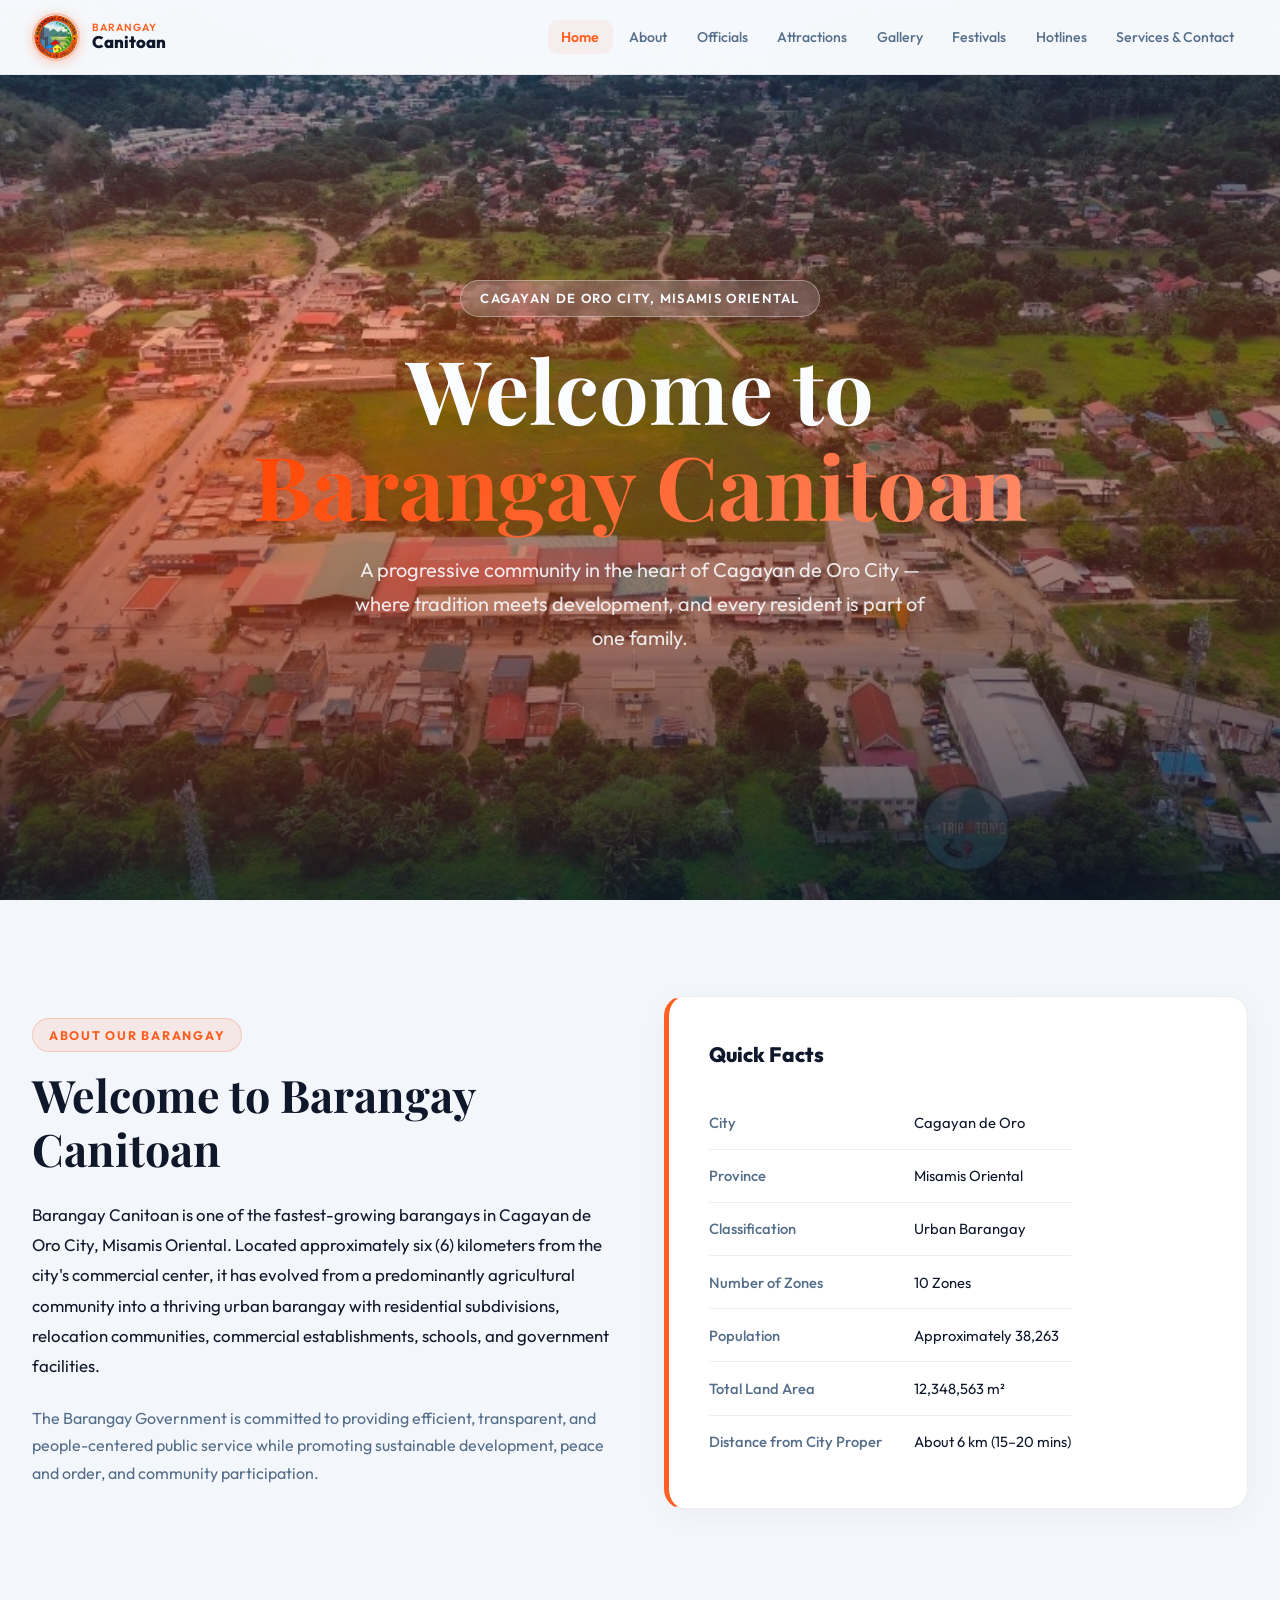
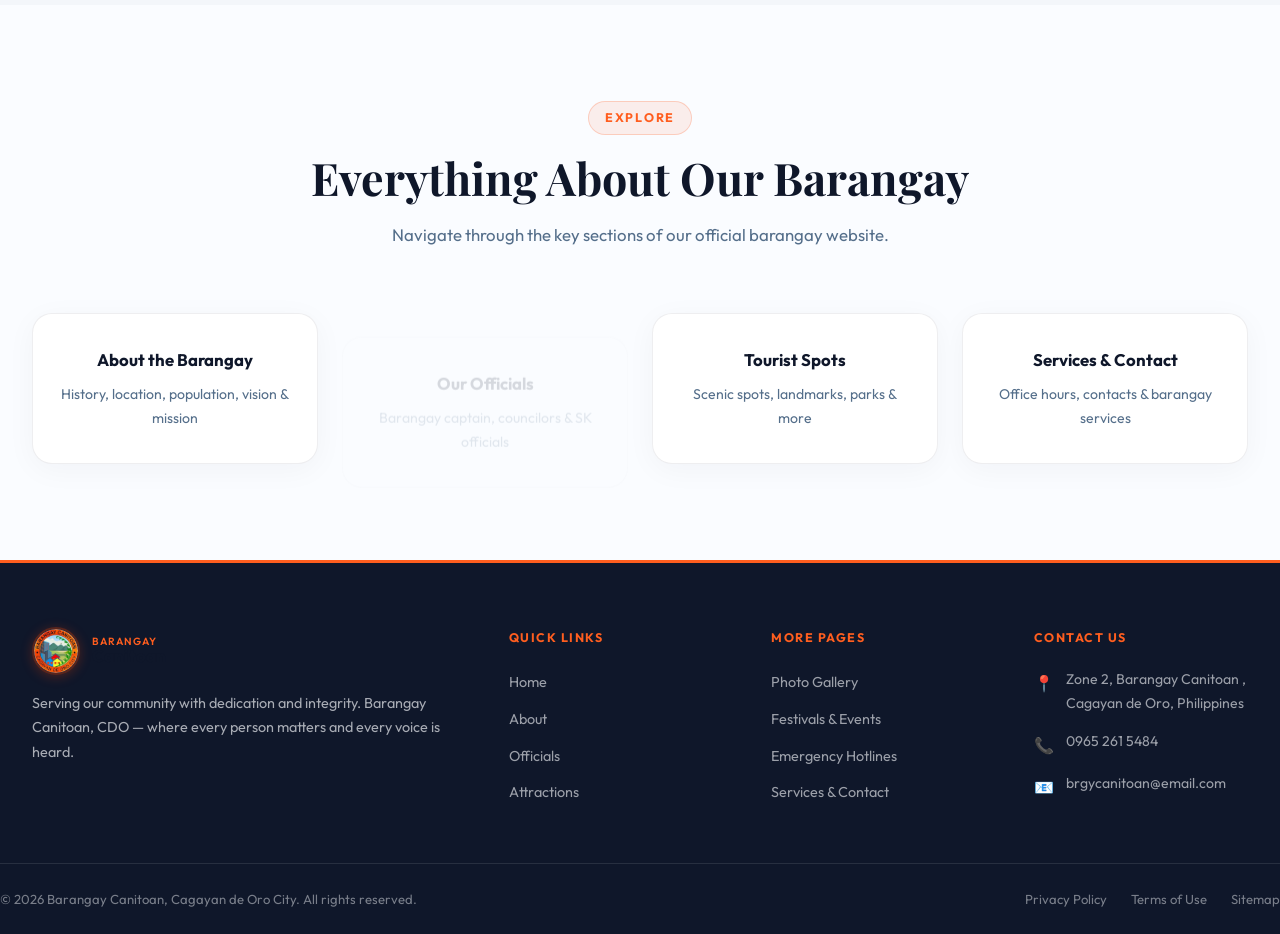
<file: index.html>
﻿<!DOCTYPE html>
<html lang="en">
<head>
  <meta charset="UTF-8" />
  <meta name="viewport" content="width=device-width, initial-scale=1.0" />
  <meta name="description" content="Welcome to Barangay Canitoan, Cagayan de Oro City — a vibrant community rich in culture, heritage, and natural beauty. Your home, your pride." />
  <title>Barangay Canitoan — Home | Cagayan de Oro City</title>
  <link rel="stylesheet" href="css/style.css" />
  <link rel="icon" href="images/logo.jpg" />
</head>
<body>

<!-- BACK TO TOP -->
<button id="back-to-top" aria-label="Back to top"><svg width="18" height="18" viewBox="0 0 24 24" fill="none" stroke="currentColor" stroke-width="3" stroke-linecap="round" stroke-linejoin="round"><path d="M18 15l-6-6-6 6"/></svg></button>


<!-- NAVBAR -->
<nav class="navbar" id="navbar" aria-label="Main navigation">
  <div class="nav-container">
    <a href="index.html" class="nav-brand" aria-label="Barangay Canitoan Home">
      <div class="nav-logo">
        <img src="images/logo.jpg" alt="Barangay Canitoan Official Seal" />
      </div>
      <div class="nav-title">
        <span>Barangay</span>
        <span>Canitoan</span>
      </div>
    </a>

    <button class="hamburger" id="hamburger" aria-label="Toggle navigation" aria-expanded="false">
      <span></span><span></span><span></span>
    </button>

    <ul class="nav-menu" id="nav-menu" role="menubar">
      <li role="none"><a href="index.html" class="nav-link active" role="menuitem">Home</a></li>
      <li role="none"><a href="about.html" class="nav-link" role="menuitem">About</a></li>
      <li role="none"><a href="officials.html" class="nav-link" role="menuitem">Officials</a></li>
      <li role="none"><a href="attractions.html" class="nav-link" role="menuitem">Attractions</a></li>
      <li role="none"><a href="gallery.html" class="nav-link" role="menuitem">Gallery</a></li>
      <li role="none"><a href="festivals.html" class="nav-link" role="menuitem">Festivals</a></li>
      <li role="none"><a href="hotlines.html" class="nav-link" role="menuitem">Hotlines</a></li>
      <li role="none"><a href="services.html" class="nav-link" role="menuitem">Services & Contact</a></li>
    </ul>
  </div>
</nav>

<!-- HERO -->
<section class="hero" id="home" aria-label="Hero banner">
  <div class="hero-bg">
    <img 
      src="images/hero.jpg" 
      alt="Aerial view of Barangay Canitoan, Cagayan de Oro City" 
      class="hero-bg-img"
    />
  </div>
  <div class="hero-particles" aria-hidden="true"></div>

  <div class="hero-content">
    <div class="hero-badge">Cagayan de Oro City, Misamis Oriental</div>

    <h1 class="hero-title">
      Welcome to<br/>
      <span class="highlight">Barangay Canitoan</span>
    </h1>

    <p class="hero-subtitle">
      A progressive community in the heart of Cagayan de Oro City — where tradition meets development, and every resident is part of one family.
    </p>


  </div>
</section>

<!-- WELCOME & QUICK FACTS -->
<section class="section section-alt" id="welcome-section" aria-label="Welcome and Quick Facts">
  <div class="container">
    <div class="grid-2" style="align-items: center; gap: 3rem;">
      <div class="animate-on-scroll">
        <span class="section-tag">About Our Barangay</span>
        <h2 class="section-title" style="text-align: left; margin-bottom: 1.5rem;">Welcome to Barangay Canitoan</h2>
        <p style="font-size: 1.05rem; line-height: 1.8; color: var(--text-primary); margin-bottom: 1.5rem;">
          Barangay Canitoan is one of the fastest-growing barangays in Cagayan de Oro City, Misamis Oriental. Located approximately six (6) kilometers from the city's commercial center, it has evolved from a predominantly agricultural community into a thriving urban barangay with residential subdivisions, relocation communities, commercial establishments, schools, and government facilities.
        </p>
        <p style="font-size: 1rem; line-height: 1.7; color: var(--text-muted);">
          The Barangay Government is committed to providing efficient, transparent, and people-centered public service while promoting sustainable development, peace and order, and community participation.
        </p>
      </div>
      
      <div class="card animate-on-scroll" style="padding: 2.5rem; background: var(--bg-card); border-left: 5px solid var(--primary);">
        <h3 style="font-size: 1.3rem; font-weight: 800; color: var(--text-primary); margin-bottom: 1.5rem; display: flex; align-items: center; gap: 0.5rem;">
        Quick Facts
        </h3>
        <table class="hours-table">
          <tr>
            <td>City</td>
            <td>Cagayan de Oro</td>
          </tr>
          <tr>
            <td>Province</td>
            <td>Misamis Oriental</td>
          </tr>
          <tr>
            <td>Classification</td>
            <td>Urban Barangay</td>
          </tr>
          <tr>
            <td>Number of Zones</td>
            <td>10 Zones</td>
          </tr>
          <tr>
            <td>Population</td>
            <td>Approximately 38,263</td>
          </tr>
          <tr>
            <td>Total Land Area</td>
            <td>12,348,563 m²</td>
          </tr>
          <tr>
            <td>Distance from City Proper</td>
            <td>About 6 km (15–20 mins)</td>
          </tr>
        </table>
      </div>
    </div>
  </div>
</section>

<!-- QUICK LINKS -->
<section class="section" aria-label="Quick navigation">
  <div class="container">
    <div class="section-header">
      <span class="section-tag">Explore</span>
      <h2 class="section-title">Everything About Our Barangay</h2>
      <p class="section-desc">Navigate through the key sections of our official barangay website.</p>
    </div>

    <div class="grid-4">
      <a href="about.html" class="card card-interactive animate-on-scroll" id="quick-about" style="text-decoration:none; text-align:center; padding:2rem 1.5rem; display:block;">
        <h3 style="font-size:1.05rem; font-weight:700; color:var(--text-primary); margin-bottom:0.5rem;">About the Barangay</h3>
        <p style="font-size:0.88rem; color:var(--text-muted);">History, location, population, vision &amp; mission</p>
      </a>
      <a href="officials.html" class="card card-interactive animate-on-scroll" id="quick-officials" style="text-decoration:none; text-align:center; padding:2rem 1.5rem; display:block;">
        <h3 style="font-size:1.05rem; font-weight:700; color:var(--text-primary); margin-bottom:0.5rem;">Our Officials</h3>
        <p style="font-size:0.88rem; color:var(--text-muted);">Barangay captain, councilors &amp; SK officials</p>
      </a>
      <a href="attractions.html" class="card card-interactive animate-on-scroll" id="quick-attractions" style="text-decoration:none; text-align:center; padding:2rem 1.5rem; display:block;">
        <h3 style="font-size:1.05rem; font-weight:700; color:var(--text-primary); margin-bottom:0.5rem;">Tourist Spots</h3>
        <p style="font-size:0.88rem; color:var(--text-muted);">Scenic spots, landmarks, parks &amp; more</p>
      </a>
      <a href="services.html" class="card card-interactive animate-on-scroll" id="quick-services" style="text-decoration:none; text-align:center; padding:2rem 1.5rem; display:block;">
        <h3 style="font-size:1.05rem; font-weight:700; color:var(--text-primary); margin-bottom:0.5rem;">Services &amp; Contact</h3>
        <p style="font-size:0.88rem; color:var(--text-muted);">Office hours, contacts &amp; barangay services</p>
      </a>
    </div>
  </div>
</section>


<!-- FOOTER -->
<footer class="footer" role="contentinfo">
  <div class="container">
    <div class="footer-grid">
      <div class="footer-brand">
        <div class="nav-brand" style="margin-bottom:0.5rem;">
          <div class="nav-logo"><img src="images/logo.jpg" alt="Barangay Canitoan Seal" /></div>
          <div class="nav-title"><span>Barangay</span><span>Canitoan</span></div>
        </div>
        <p>Serving our community with dedication and integrity. Barangay Canitoan, CDO — where every person matters and every voice is heard.</p>

      </div>

      <div>
        <h3 class="footer-heading">Quick Links</h3>
        <ul class="footer-links">
          <li><a href="index.html">Home</a></li>
          <li><a href="about.html">About</a></li>
          <li><a href="officials.html">Officials</a></li>
          <li><a href="attractions.html">Attractions</a></li>
        </ul>
      </div>

      <div>
        <h3 class="footer-heading">More Pages</h3>
        <ul class="footer-links">
          <li><a href="gallery.html">Photo Gallery</a></li>
          <li><a href="festivals.html">Festivals & Events</a></li>
          <li><a href="hotlines.html">Emergency Hotlines</a></li>
          <li><a href="services.html">Services & Contact</a></li>
        </ul>
      </div>

      <div>
        <h3 class="footer-heading">Contact Us</h3>
        <div class="footer-contact-item"><span>📍</span><span>Zone 2, Barangay Canitoan , Cagayan de Oro, Philippines</span></div>
        <div class="footer-contact-item"><span>📞</span><span>0965 261 5484</span></div>
        <div class="footer-contact-item"><span>📧</span><span>brgycanitoan@email.com</span></div>
        </div>
      </div>
    </div>

    <div class="footer-bottom">
      <p>© 2026 Barangay Canitoan, Cagayan de Oro City. All rights reserved.</p>
      <div class="footer-bottom-links">
        <a href="services.html">Privacy Policy</a>
        <a href="services.html">Terms of Use</a>
        <a href="services.html">Sitemap</a>
      </div>
    </div>
  </div>
</footer>

<script src="js/main.js"></script>
</body>
</html>
</file>
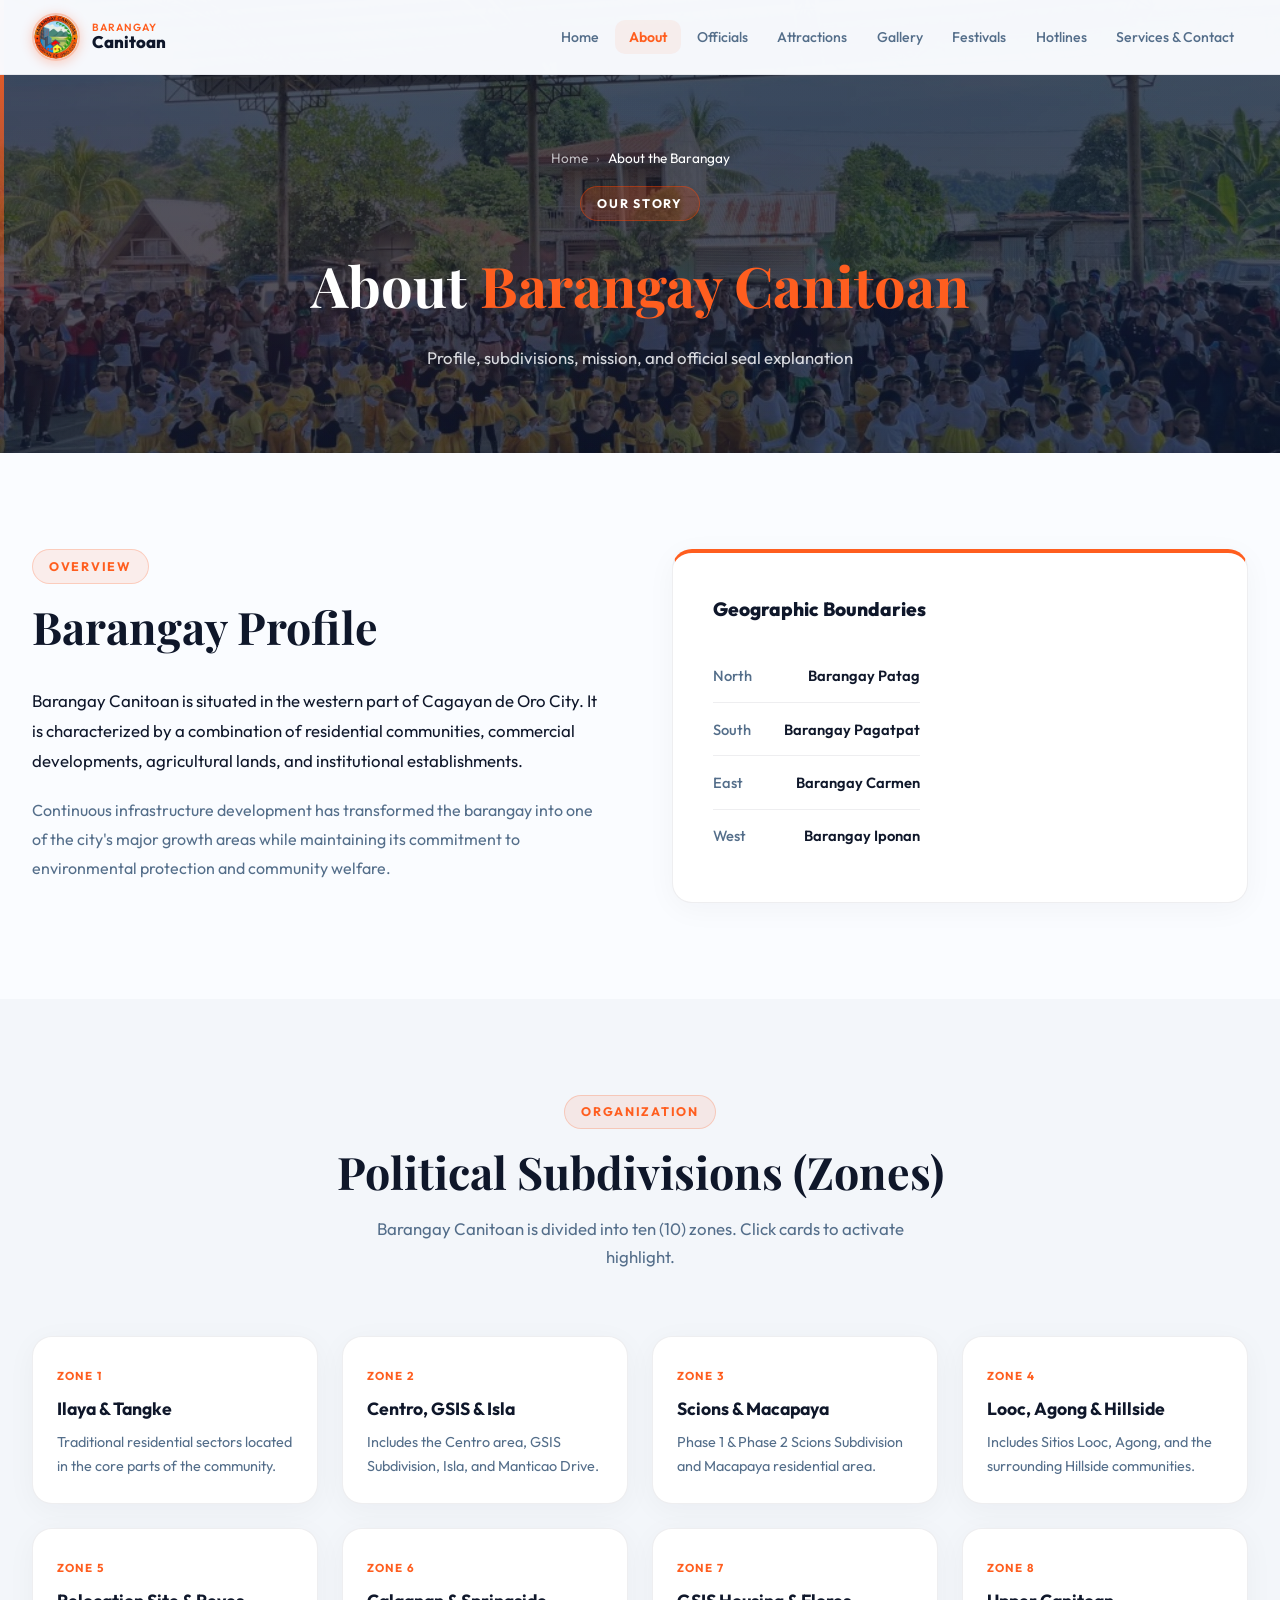
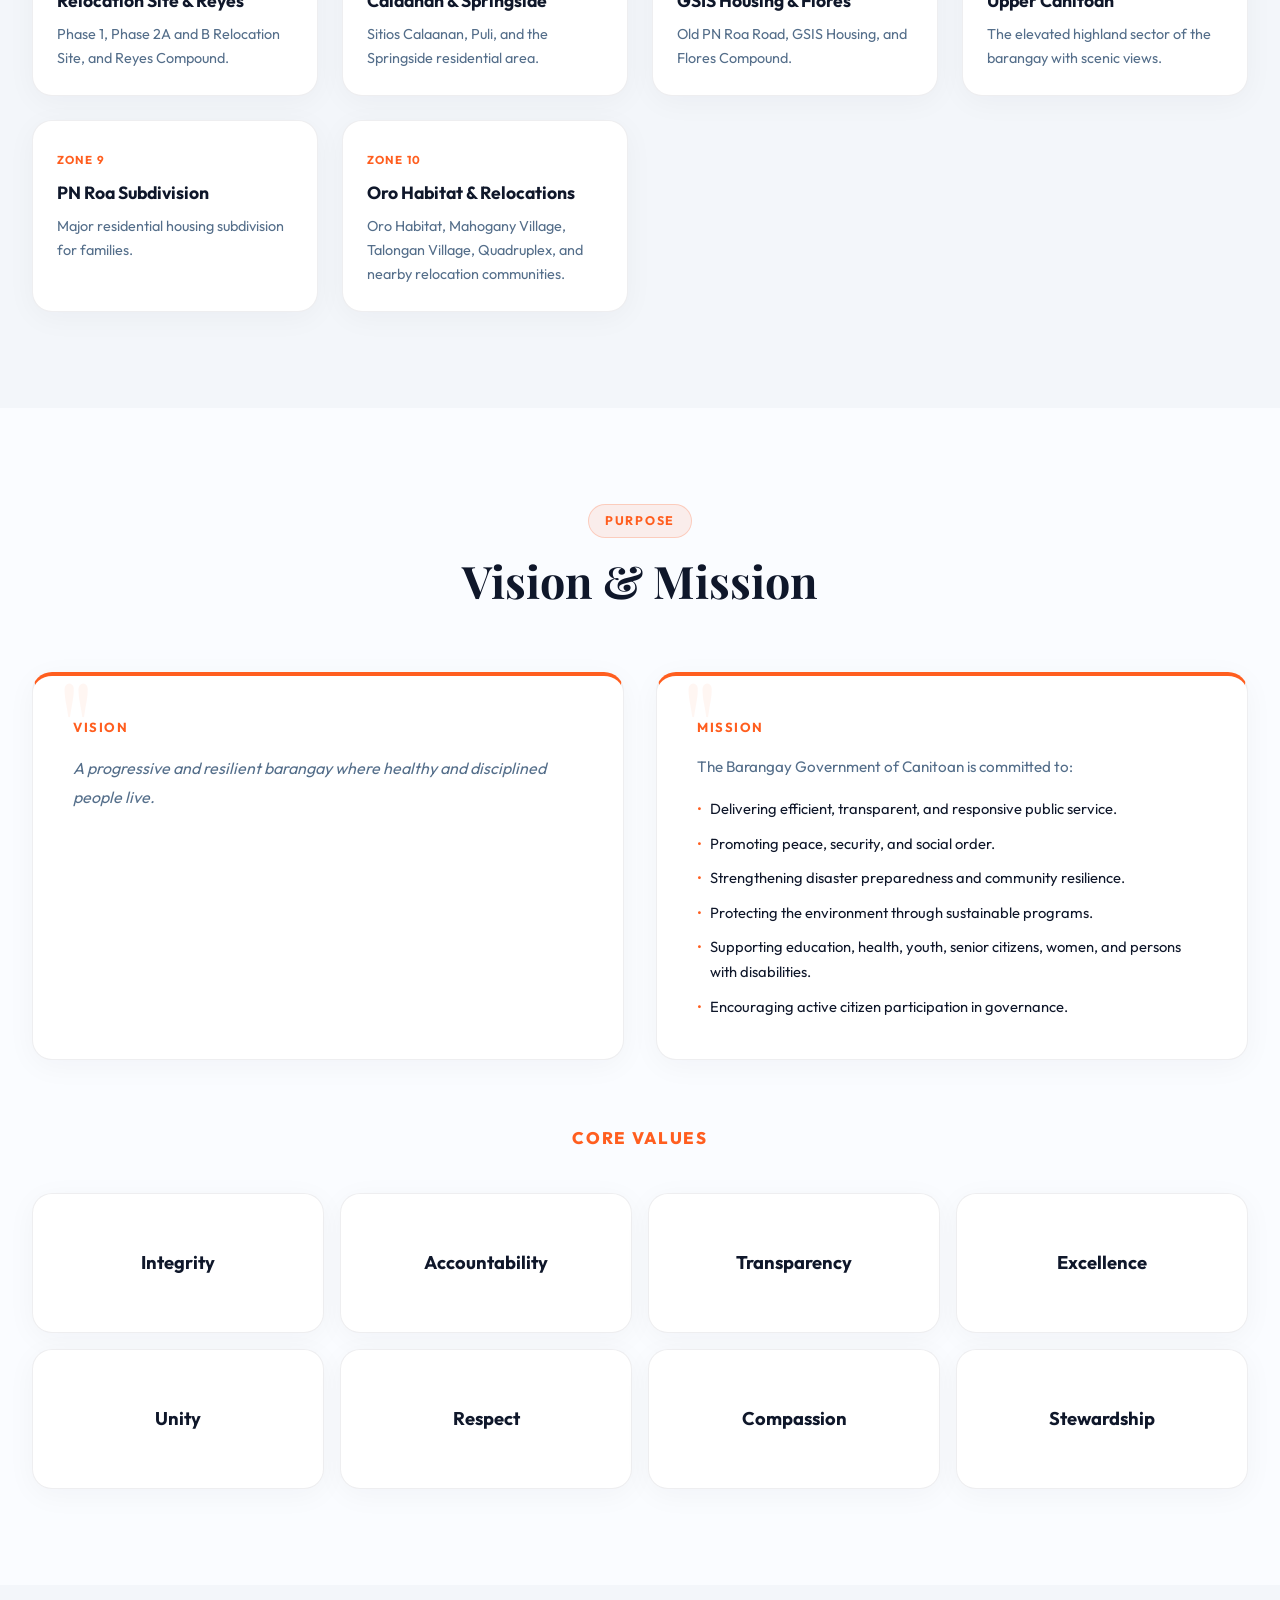
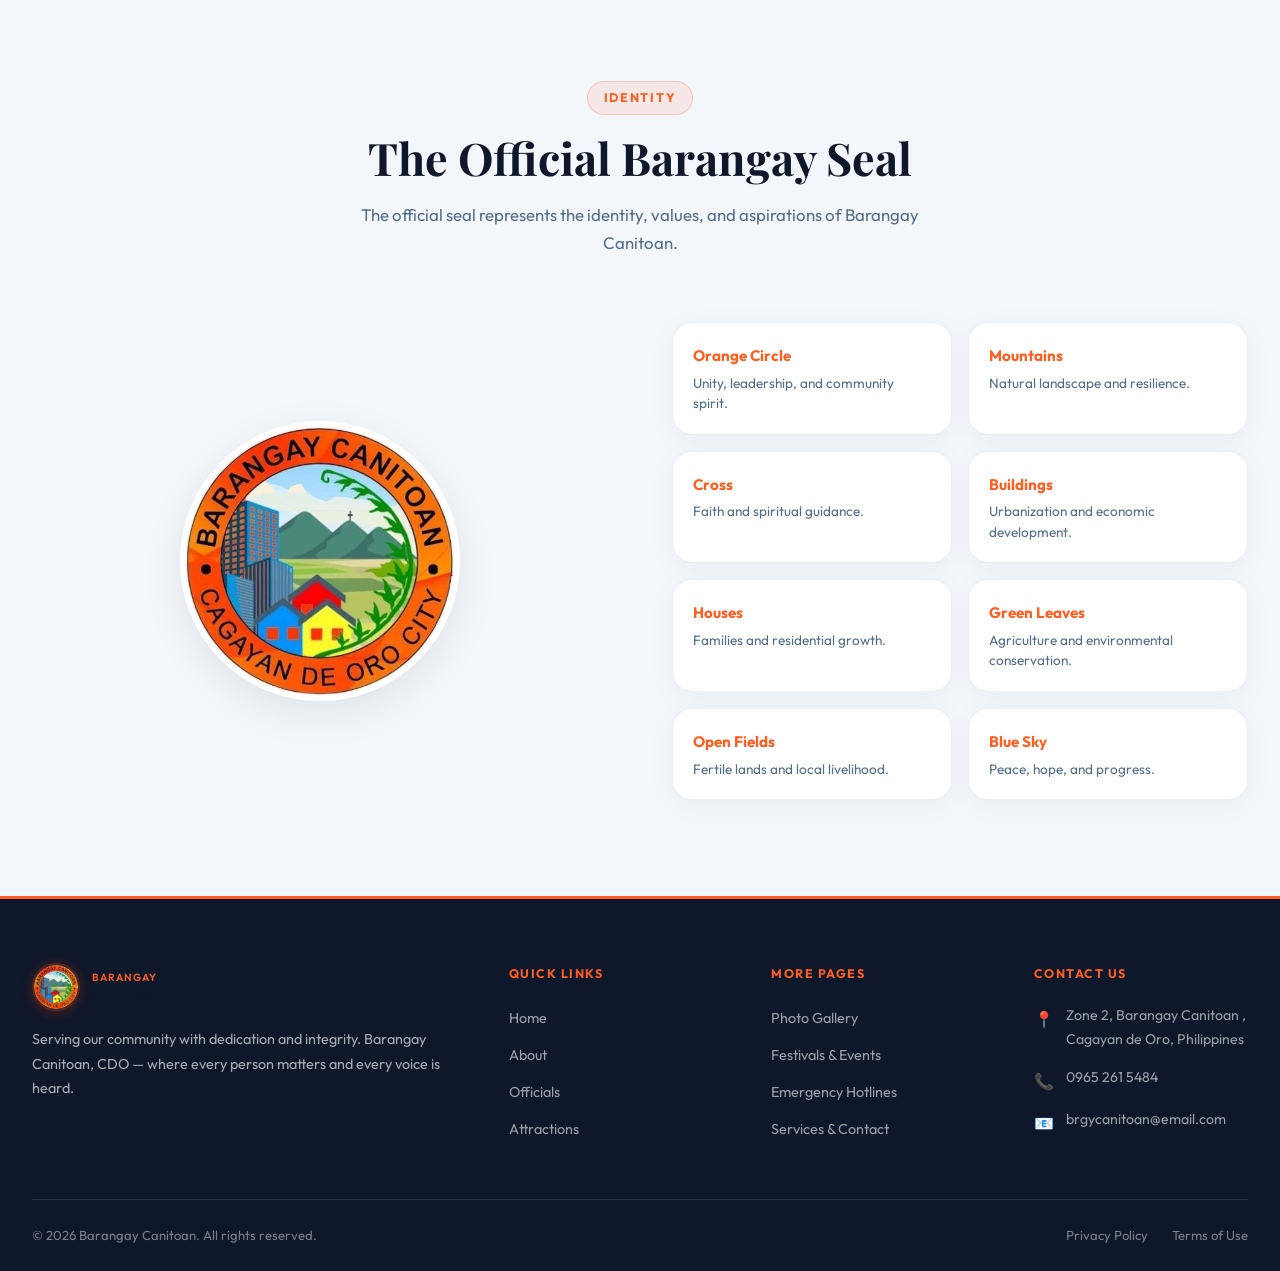
<file: about.html>
﻿<!DOCTYPE html>
<html lang="en">
<head>
  <meta charset="UTF-8" />
  <meta name="viewport" content="width=device-width, initial-scale=1.0" />
  <meta name="description" content="Learn about the history, location, population, vision, and mission of Barangay Canitoan — a proud community in the heart of the Philippines." />
  <title>About — Barangay Canitoan</title>
  <link rel="stylesheet" href="css/style.css" />
  <link rel="icon" href="images/logo.jpg" />
</head>
<body>

<button id="back-to-top" aria-label="Back to top"><svg width="18" height="18" viewBox="0 0 24 24" fill="none" stroke="currentColor" stroke-width="3" stroke-linecap="round" stroke-linejoin="round"><path d="M18 15l-6-6-6 6"/></svg></button>

<!-- NAVBAR -->
<nav class="navbar" id="navbar" aria-label="Main navigation">
  <div class="nav-container">
    <a href="index.html" class="nav-brand">
      <div class="nav-logo"><img src="images/logo.jpg" alt="Barangay Canitoan Seal" /></div>
      <div class="nav-title"><span>Barangay</span><span>Canitoan</span></div>
    </a>
    <button class="hamburger" id="hamburger" aria-label="Toggle navigation"><span></span><span></span><span></span></button>
    <ul class="nav-menu" id="nav-menu">
      <li><a href="index.html" class="nav-link">Home</a></li>
      <li><a href="about.html" class="nav-link active">About</a></li>
      <li><a href="officials.html" class="nav-link">Officials</a></li>
      <li><a href="attractions.html" class="nav-link">Attractions</a></li>
      <li><a href="gallery.html" class="nav-link">Gallery</a></li>
      <li><a href="festivals.html" class="nav-link">Festivals</a></li>
      <li><a href="hotlines.html" class="nav-link">Hotlines</a></li>
      <li><a href="services.html" class="nav-link">Services & Contact</a></li>
    </ul>
  </div>
</nav>

<!-- PAGE HERO -->
<section class="page-hero" style="background: linear-gradient(rgba(15, 23, 42, 0.75), rgba(15, 23, 42, 0.75)), url('images/about_community.jpg') no-repeat center center; background-size: cover; color: #ffffff; padding: calc(var(--nav-height) + 4.5rem) 0 5rem;">
  <div class="container">
    <div class="page-hero-content">
      <nav class="breadcrumb" aria-label="Breadcrumb">
        <a href="index.html" style="color: rgba(250, 252, 255, 0.7); text-decoration: none;">Home</a>
        <span class="breadcrumb-sep" style="color: rgba(250, 252, 255, 0.4);">›</span>
        <span style="color: #ffffff;">About the Barangay</span>
      </nav>
      <span class="section-tag" style="background: rgba(255, 69, 0, 0.2); border-color: rgba(255, 69, 0, 0.4); color: #ffffff;">Our Story</span>
      <h1 class="page-hero-title" style="color: #ffffff;">About <span style="color:var(--primary)">Barangay Canitoan</span></h1>
      <p class="page-hero-subtitle" style="color: rgba(250, 252, 255, 0.85);">Profile, subdivisions, mission, and official seal explanation</p>
    </div>
  </div>
</section>

<!-- PROFILE & HISTORY -->
<section class="section" aria-labelledby="profile-heading">
  <div class="container">
    <div class="grid-2" style="align-items:center; gap:4rem;">
      <div class="animate-on-scroll">
        <div class="section-header" style="text-align:left; margin-bottom:2rem;">
          <span class="section-tag">Overview</span>
          <h2 class="section-title" id="profile-heading">Barangay Profile</h2>
        </div>
        <p style="color:var(--text-primary); font-size:1.05rem; margin-bottom:1.25rem; line-height:1.8;">
          Barangay Canitoan is situated in the western part of Cagayan de Oro City. It is characterized by a combination of residential communities, commercial developments, agricultural lands, and institutional establishments.
        </p>
        <p style="color:var(--text-muted); margin-bottom:1.25rem; line-height:1.8;">
          Continuous infrastructure development has transformed the barangay into one of the city's major growth areas while maintaining its commitment to environmental protection and community welfare.
        </p>
      </div>

      <div class="card about-card-interactive animate-on-scroll" onclick="toggleCard(this)" style="padding: 2.5rem; background: var(--bg-card); border-top: 4px solid var(--primary);">
        <h3 style="font-size: 1.2rem; font-weight: 800; color: var(--text-primary); margin-bottom: 1.5rem; display: flex; align-items: center; gap: 0.5rem;">
          Geographic Boundaries
        </h3>
        <table class="hours-table">
          <tr>
            <td>North</td>
            <td style="color:var(--text-primary); font-weight:600; text-align:right;">Barangay Patag</td>
          </tr>
          <tr>
            <td>South</td>
            <td style="color:var(--text-primary); font-weight:600; text-align:right;">Barangay Pagatpat</td>
          </tr>
          <tr>
            <td>East</td>
            <td style="color:var(--text-primary); font-weight:600; text-align:right;">Barangay Carmen</td>
          </tr>
          <tr>
            <td>West</td>
            <td style="color:var(--text-primary); font-weight:600; text-align:right;">Barangay Iponan</td>
          </tr>
        </table>
      </div>
    </div>
  </div>
</section>

<!-- POLITICAL SUBDIVISIONS (ZONES) -->
<section class="section section-alt" aria-labelledby="zones-heading">
  <div class="container">
    <div class="section-header">
      <span class="section-tag">Organization</span>
      <h2 class="section-title" id="zones-heading">Political Subdivisions (Zones)</h2>
      <p class="section-desc">Barangay Canitoan is divided into ten (10) zones. Click cards to activate highlight.</p>
    </div>

    <div style="display: grid; grid-template-columns: repeat(auto-fit, minmax(280px, 1fr)); gap: 1.5rem;">
      <div class="card about-card-interactive animate-on-scroll" onclick="toggleCard(this)" style="padding:1.5rem;">
        <span class="card-tag">Zone 1</span>
        <h3 class="card-title">Ilaya &amp; Tangke</h3>
        <p class="card-desc">Traditional residential sectors located in the core parts of the community.</p>
      </div>
      <div class="card about-card-interactive animate-on-scroll" onclick="toggleCard(this)" style="padding:1.5rem;">
        <span class="card-tag">Zone 2</span>
        <h3 class="card-title">Centro, GSIS &amp; Isla</h3>
        <p class="card-desc">Includes the Centro area, GSIS Subdivision, Isla, and Manticao Drive.</p>
      </div>
      <div class="card about-card-interactive animate-on-scroll" onclick="toggleCard(this)" style="padding:1.5rem;">
        <span class="card-tag">Zone 3</span>
        <h3 class="card-title">Scions &amp; Macapaya</h3>
        <p class="card-desc">Phase 1 &amp; Phase 2 Scions Subdivision and Macapaya residential area.</p>
      </div>
      <div class="card about-card-interactive animate-on-scroll" onclick="toggleCard(this)" style="padding:1.5rem;">
        <span class="card-tag">Zone 4</span>
        <h3 class="card-title">Looc, Agong &amp; Hillside</h3>
        <p class="card-desc">Includes Sitios Looc, Agong, and the surrounding Hillside communities.</p>
      </div>
      <div class="card about-card-interactive animate-on-scroll" onclick="toggleCard(this)" style="padding:1.5rem;">
        <span class="card-tag">Zone 5</span>
        <h3 class="card-title">Relocation Site &amp; Reyes</h3>
        <p class="card-desc">Phase 1, Phase 2A and B Relocation Site, and Reyes Compound.</p>
      </div>
      <div class="card about-card-interactive animate-on-scroll" onclick="toggleCard(this)" style="padding:1.5rem;">
        <span class="card-tag">Zone 6</span>
        <h3 class="card-title">Calaanan &amp; Springside</h3>
        <p class="card-desc">Sitios Calaanan, Puli, and the Springside residential area.</p>
      </div>
      <div class="card about-card-interactive animate-on-scroll" onclick="toggleCard(this)" style="padding:1.5rem;">
        <span class="card-tag">Zone 7</span>
        <h3 class="card-title">GSIS Housing &amp; Flores</h3>
        <p class="card-desc">Old PN Roa Road, GSIS Housing, and Flores Compound.</p>
      </div>
      <div class="card about-card-interactive animate-on-scroll" onclick="toggleCard(this)" style="padding:1.5rem;">
        <span class="card-tag">Zone 8</span>
        <h3 class="card-title">Upper Canitoan</h3>
        <p class="card-desc">The elevated highland sector of the barangay with scenic views.</p>
      </div>
      <div class="card about-card-interactive animate-on-scroll" onclick="toggleCard(this)" style="padding:1.5rem;">
        <span class="card-tag">Zone 9</span>
        <h3 class="card-title">PN Roa Subdivision</h3>
        <p class="card-desc">Major residential housing subdivision for families.</p>
      </div>
      <div class="card about-card-interactive animate-on-scroll" onclick="toggleCard(this)" style="padding:1.5rem;">
        <span class="card-tag">Zone 10</span>
        <h3 class="card-title">Oro Habitat &amp; Relocations</h3>
        <p class="card-desc">Oro Habitat, Mahogany Village, Talongan Village, Quadruplex, and nearby relocation communities.</p>
      </div>
    </div>
    

  </div>
</section>

<!-- VISION, MISSION & VALUES -->
<section class="section" aria-labelledby="vm-heading">
  <div class="container">
    <div class="section-header">
      <span class="section-tag">Purpose</span>
      <h2 class="section-title" id="vm-heading">Vision &amp; Mission</h2>
    </div>

    <div class="grid-2" style="gap:2rem; margin-bottom:4rem;">
      <div class="vm-card about-card-interactive animate-on-scroll" onclick="toggleCard(this)">
        <h3>Vision</h3>
        <p>A progressive and resilient barangay where healthy and disciplined people live.</p>
      </div>
      <div class="vm-card about-card-interactive animate-on-scroll" onclick="toggleCard(this)">
        <h3>Mission</h3>
        <p style="font-style:normal; font-size:0.95rem; color:var(--text-muted); line-height:1.7;">
          The Barangay Government of Canitoan is committed to:
        </p>
        <ul style="margin-top:1rem; display:flex; flex-direction:column; gap:0.6rem;">
          <li style="display:flex; gap:0.5rem; font-size:0.92rem; color:var(--text-primary);"><span style="color:var(--primary);">•</span> Delivering efficient, transparent, and responsive public service.</li>
          <li style="display:flex; gap:0.5rem; font-size:0.92rem; color:var(--text-primary);"><span style="color:var(--primary);">•</span> Promoting peace, security, and social order.</li>
          <li style="display:flex; gap:0.5rem; font-size:0.92rem; color:var(--text-primary);"><span style="color:var(--primary);">•</span> Strengthening disaster preparedness and community resilience.</li>
          <li style="display:flex; gap:0.5rem; font-size:0.92rem; color:var(--text-primary);"><span style="color:var(--primary);">•</span> Protecting the environment through sustainable programs.</li>
          <li style="display:flex; gap:0.5rem; font-size:0.92rem; color:var(--text-primary);"><span style="color:var(--primary);">•</span> Supporting education, health, youth, senior citizens, women, and persons with disabilities.</li>
          <li style="display:flex; gap:0.5rem; font-size:0.92rem; color:var(--text-primary);"><span style="color:var(--primary);">•</span> Encouraging active citizen participation in governance.</li>
        </ul>
      </div>
    </div>

    <!-- Core Values -->
    <div>
      <h3 style="text-align:center; font-size:1.05rem; font-weight:800; color:var(--primary); margin-bottom:2.5rem; text-transform:uppercase; letter-spacing:0.1em;">Core Values</h3>
      <div class="grid-4" style="gap:1rem;">
        <div class="card-flip-container animate-on-scroll">
          <div class="card-flip" onclick="toggleFlipCard(this)">
            <div class="card-front">
              <h4>Integrity</h4>
            </div>
            <div class="card-back">
              <p>We serve our citizens with honesty, transparency, and high moral standards in all public services.</p>
            </div>
          </div>
        </div>
        <div class="card-flip-container animate-on-scroll">
          <div class="card-flip" onclick="toggleFlipCard(this)">
            <div class="card-front">
              <h4>Accountability</h4>
            </div>
            <div class="card-back">
              <p>We take full responsibility for our actions, administrative decisions, policies, and community resources.</p>
            </div>
          </div>
        </div>
        <div class="card-flip-container animate-on-scroll">
          <div class="card-flip" onclick="toggleFlipCard(this)">
            <div class="card-front">
              <h4>Transparency</h4>
            </div>
            <div class="card-back">
              <p>We keep public records, official transactions, and barangay council decisions open and accessible to all residents.</p>
            </div>
          </div>
        </div>
        <div class="card-flip-container animate-on-scroll">
          <div class="card-flip" onclick="toggleFlipCard(this)">
            <div class="card-front">
              <h4>Excellence</h4>
            </div>
            <div class="card-back">
              <p>We strive to deliver the highest quality of service, administrative efficiency, and prompt public response.</p>
            </div>
          </div>
        </div>
        <div class="card-flip-container animate-on-scroll">
          <div class="card-flip" onclick="toggleFlipCard(this)">
            <div class="card-front">
              <h4>Unity</h4>
            </div>
            <div class="card-back">
              <p>We work hand-in-hand with all zones, subdivisions, and local sectors to build a cohesive community.</p>
            </div>
          </div>
        </div>
        <div class="card-flip-container animate-on-scroll">
          <div class="card-flip" onclick="toggleFlipCard(this)">
            <div class="card-front">
              <h4>Respect</h4>
            </div>
            <div class="card-back">
              <p>We honor the diverse voices, beliefs, cultural backgrounds, and rights of every Canitoan citizen.</p>
            </div>
          </div>
        </div>
        <div class="card-flip-container animate-on-scroll">
          <div class="card-flip" onclick="toggleFlipCard(this)">
            <div class="card-front">
              <h4>Compassion</h4>
            </div>
            <div class="card-back">
              <p>We prioritize the welfare of vulnerable sectors, providing social assistance, care, and active outreach.</p>
            </div>
          </div>
        </div>
        <div class="card-flip-container animate-on-scroll">
          <div class="card-flip" onclick="toggleFlipCard(this)">
            <div class="card-front">
              <h4>Stewardship</h4>
            </div>
            <div class="card-back">
              <p>We actively protect and conserve our environment, local resources, and public lands for future generations.</p>
            </div>
          </div>
        </div>
      </div>
    </div>
  </div>
</section>

<!-- OFFICIAL SEAL EXPLANATION -->
<section class="section section-alt" aria-labelledby="seal-heading">
  <div class="container">
    <div class="section-header">
      <span class="section-tag">Identity</span>
      <h2 class="section-title" id="seal-heading">The Official Barangay Seal</h2>
      <p class="section-desc">The official seal represents the identity, values, and aspirations of Barangay Canitoan.</p>
    </div>

    <div class="grid-2" style="align-items:center; gap:4rem;">
      <div style="display:flex; justify-content:center;" class="animate-on-scroll">
        <img src="images/logo.jpg" alt="Barangay Canitoan Official Seal" style="max-width:280px; border-radius:50%; border:5px solid #ffffff; box-shadow:var(--shadow-md);" />
      </div>

      <div class="animate-on-scroll">
        <div style="display:grid; grid-template-columns:1fr 1fr; gap:1rem;">
          <div class="card about-card-interactive" onclick="toggleCard(this)" style="padding:1.25rem; background:var(--bg-card); border:1px solid var(--border);">
            <h4 style="font-weight:700; color:var(--primary); font-size:0.95rem; margin-bottom:0.25rem;">Orange Circle</h4>
            <p style="font-size:0.85rem; color:var(--text-muted); line-height:1.5;">Unity, leadership, and community spirit.</p>
          </div>
          <div class="card about-card-interactive" onclick="toggleCard(this)" style="padding:1.25rem; background:var(--bg-card); border:1px solid var(--border);">
            <h4 style="font-weight:700; color:var(--primary); font-size:0.95rem; margin-bottom:0.25rem;">Mountains</h4>
            <p style="font-size:0.85rem; color:var(--text-muted); line-height:1.5;">Natural landscape and resilience.</p>
          </div>
          <div class="card about-card-interactive" onclick="toggleCard(this)" style="padding:1.25rem; background:var(--bg-card); border:1px solid var(--border);">
            <h4 style="font-weight:700; color:var(--primary); font-size:0.95rem; margin-bottom:0.25rem;">Cross</h4>
            <p style="font-size:0.85rem; color:var(--text-muted); line-height:1.5;">Faith and spiritual guidance.</p>
          </div>
          <div class="card about-card-interactive" onclick="toggleCard(this)" style="padding:1.25rem; background:var(--bg-card); border:1px solid var(--border);">
            <h4 style="font-weight:700; color:var(--primary); font-size:0.95rem; margin-bottom:0.25rem;">Buildings</h4>
            <p style="font-size:0.85rem; color:var(--text-muted); line-height:1.5;">Urbanization and economic development.</p>
          </div>
          <div class="card about-card-interactive" onclick="toggleCard(this)" style="padding:1.25rem; background:var(--bg-card); border:1px solid var(--border);">
            <h4 style="font-weight:700; color:var(--primary); font-size:0.95rem; margin-bottom:0.25rem;">Houses</h4>
            <p style="font-size:0.85rem; color:var(--text-muted); line-height:1.5;">Families and residential growth.</p>
          </div>
          <div class="card about-card-interactive" onclick="toggleCard(this)" style="padding:1.25rem; background:var(--bg-card); border:1px solid var(--border);">
            <h4 style="font-weight:700; color:var(--primary); font-size:0.95rem; margin-bottom:0.25rem;">Green Leaves</h4>
            <p style="font-size:0.85rem; color:var(--text-muted); line-height:1.5;">Agriculture and environmental conservation.</p>
          </div>
          <div class="card about-card-interactive" onclick="toggleCard(this)" style="padding:1.25rem; background:var(--bg-card); border:1px solid var(--border);">
            <h4 style="font-weight:700; color:var(--primary); font-size:0.95rem; margin-bottom:0.25rem;">Open Fields</h4>
            <p style="font-size:0.85rem; color:var(--text-muted); line-height:1.5;">Fertile lands and local livelihood.</p>
          </div>
          <div class="card about-card-interactive" onclick="toggleCard(this)" style="padding:1.25rem; background:var(--bg-card); border:1px solid var(--border);">
            <h4 style="font-weight:700; color:var(--primary); font-size:0.95rem; margin-bottom:0.25rem;">Blue Sky</h4>
            <p style="font-size:0.85rem; color:var(--text-muted); line-height:1.5;">Peace, hope, and progress.</p>
          </div>
        </div>
      </div>
    </div>
  </div>
</section>

<!-- FOOTER -->
<footer class="footer" role="contentinfo">
  <div class="container">
    <div class="footer-grid">
      <div class="footer-brand">
        <div class="nav-brand" style="margin-bottom:0.5rem;">
          <div class="nav-logo"><img src="images/logo.jpg" alt="Barangay Canitoan Seal" /></div>
          <div class="nav-title"><span>Barangay</span><span>Canitoan</span></div>
        </div>
        <p>Serving our community with dedication and integrity. Barangay Canitoan, CDO — where every person matters and every voice is heard.</p>

      </div>
      <div>
        <h3 class="footer-heading">Quick Links</h3>
        <ul class="footer-links">
          <li><a href="index.html">Home</a></li>
          <li><a href="about.html">About</a></li>
          <li><a href="officials.html">Officials</a></li>
          <li><a href="attractions.html">Attractions</a></li>
        </ul>
      </div>
      <div>
        <h3 class="footer-heading">More Pages</h3>
        <ul class="footer-links">
          <li><a href="gallery.html">Photo Gallery</a></li>
          <li><a href="festivals.html">Festivals & Events</a></li>
          <li><a href="hotlines.html">Emergency Hotlines</a></li>
          <li><a href="services.html">Services & Contact</a></li>
        </ul>
      </div>
      <div>
        <h3 class="footer-heading">Contact Us</h3>
        <div class="footer-contact-item"><span>📍</span><span>Zone 2, Barangay Canitoan , Cagayan de Oro, Philippines</span></div>
        <div class="footer-contact-item"><span>📞</span><span>0965 261 5484</span></div>
        <div class="footer-contact-item"><span>📧</span><span>brgycanitoan@email.com</span></div>
      </div>
    </div>
    <div class="footer-bottom">
      <p>© 2026 Barangay Canitoan. All rights reserved.</p>
      <div class="footer-bottom-links">
        <a href="services.html">Privacy Policy</a>
        <a href="services.html">Terms of Use</a>
      </div>
    </div>
  </div>
</footer>

<script src="js/main.js"></script>
<script>
  function toggleCard(card) {
    card.classList.toggle('active-card');
  }
  function toggleFlipCard(card) {
    const allCards = document.querySelectorAll('.card-flip');
    allCards.forEach(c => {
      if (c !== card) {
        c.classList.remove('flipped');
      }
    });
    card.classList.toggle('flipped');
  }
</script>
</body>
</html>
</file>
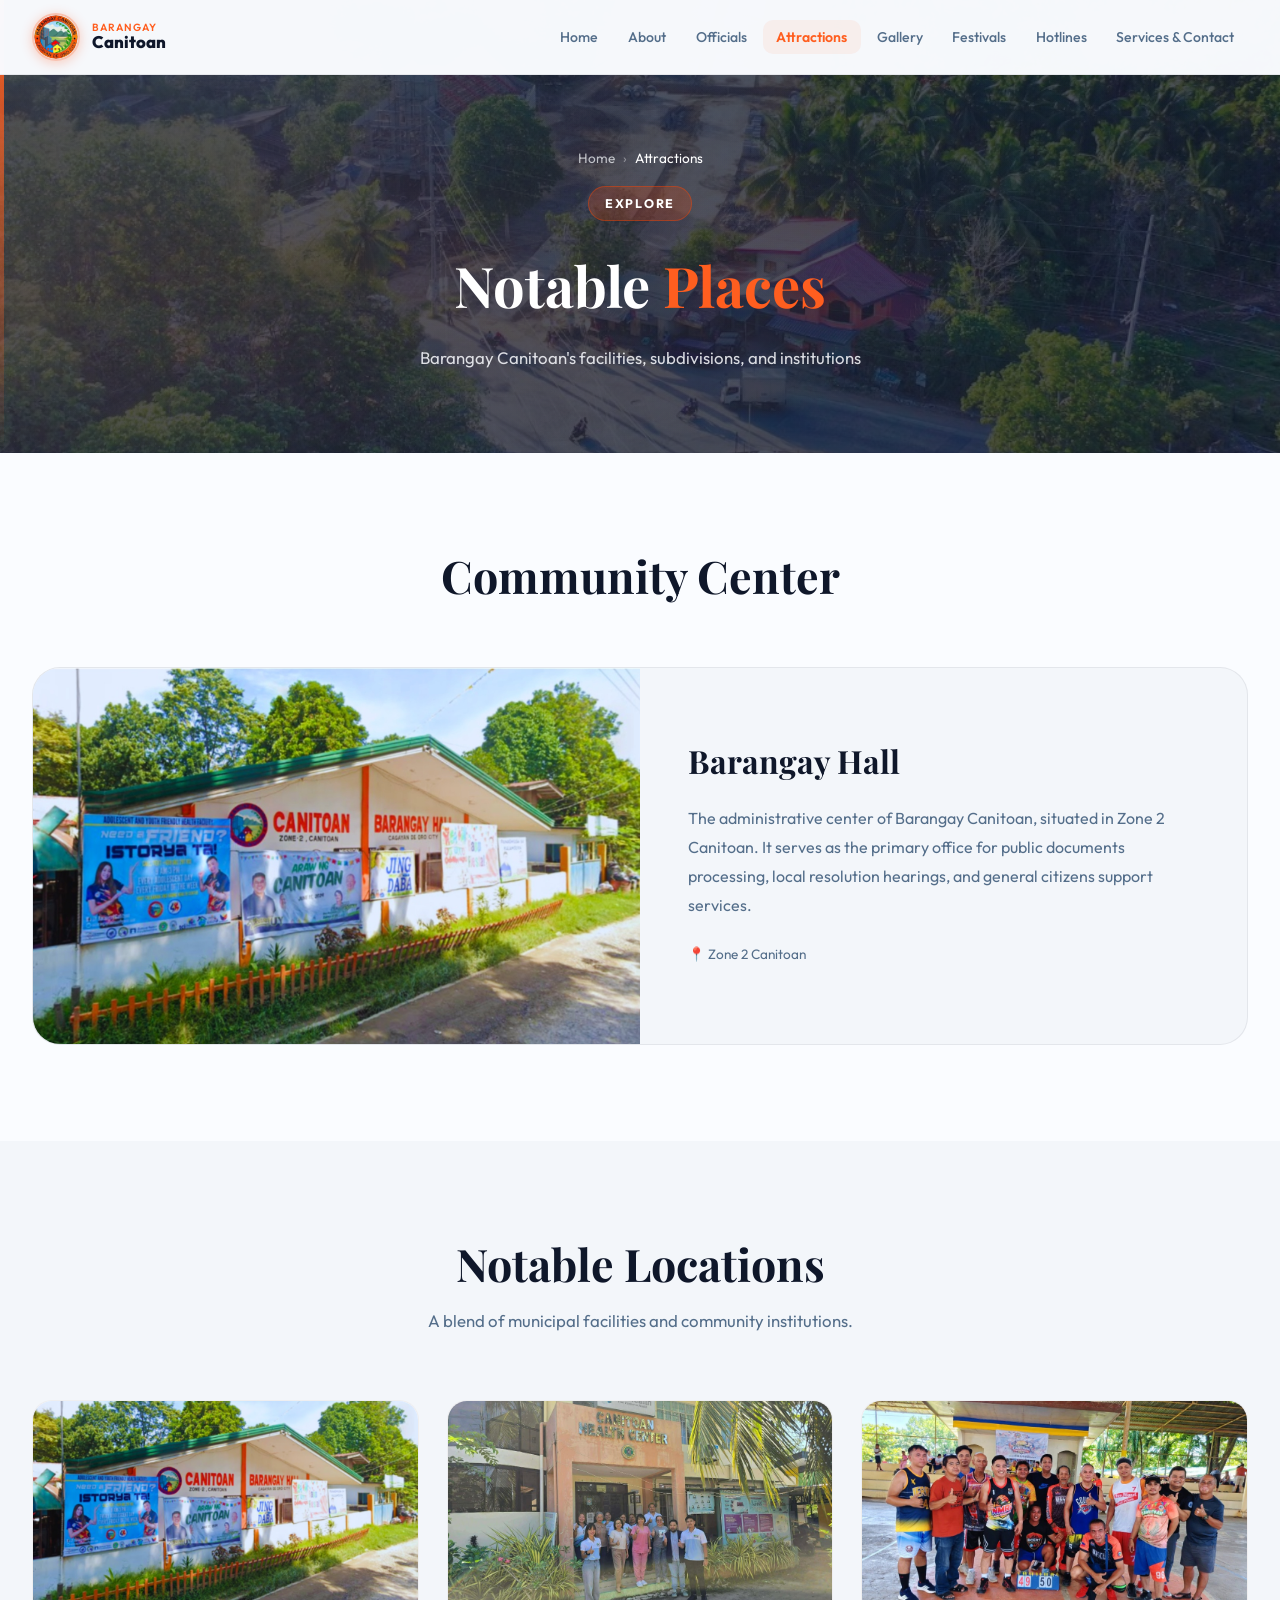
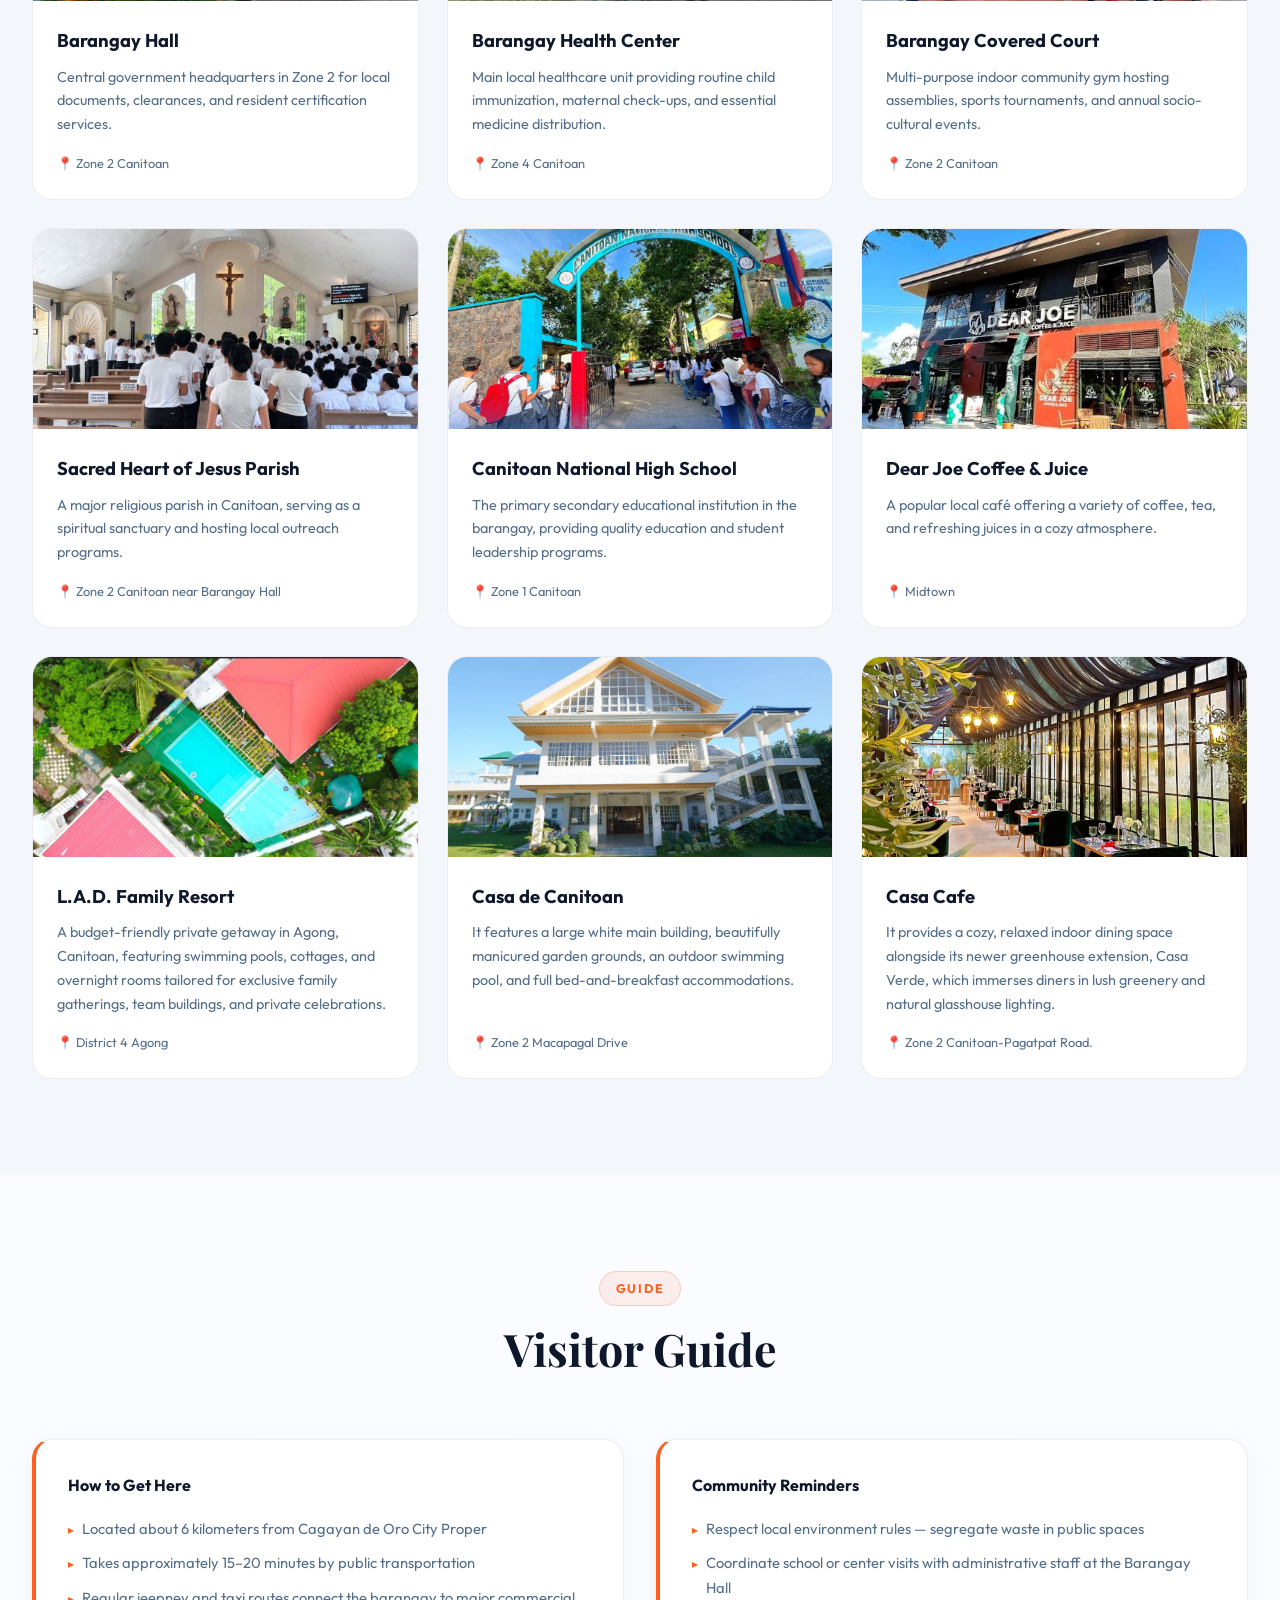
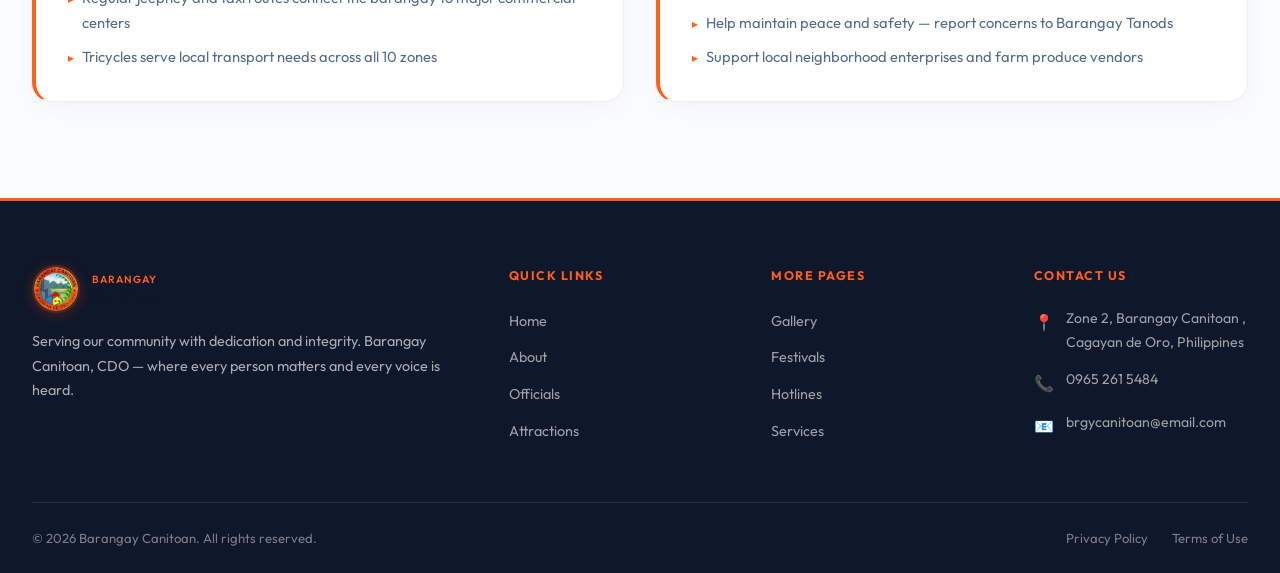
<file: attractions.html>
﻿<!DOCTYPE html>
<html lang="en">
<head>
  <meta charset="UTF-8" />
  <meta name="viewport" content="width=device-width, initial-scale=1.0" />
  <meta name="description" content="Explore the notable locations, administrative facilities, and public spaces of Barangay Canitoan, Cagayan de Oro City." />
  <title>Notable Locations — Barangay Canitoan</title>
  <link rel="stylesheet" href="css/style.css" />
  <link rel="icon" href="images/logo.jpg" />
  <style>
    .attraction-card {
      background: var(--bg-card);
      border: 1px solid var(--border);
      border-radius: var(--radius);
      overflow: hidden;
      display: flex;
      flex-direction: column;
      height: 100%;
    }
    .attraction-img-wrap {
      position: relative;
      height: 200px;
      overflow: hidden;
    }
    .attraction-img-wrap img {
      width: 100%;
      height: 100%;
      object-fit: cover;
      display: block;
    }
    .attraction-img-wrap .emoji-bg {
      width: 100%;
      height: 100%;
      display: flex;
      align-items: center;
      justify-content: center;
      font-size: 5rem;
    }
    .attraction-badge {
      position: absolute;
      top: 1rem;
      left: 1rem;
      background: linear-gradient(135deg, #FFF2EB, #FFE3D1);
      border: 1px solid rgba(255, 94, 31, 0.25);
      border-radius: 50px;
      padding: 0.3rem 0.85rem;
      font-size: 0.72rem;
      font-weight: 700;
      text-transform: uppercase;
      letter-spacing: 0.1em;
      color: var(--primary);
      box-shadow: 0 4px 10px rgba(255, 94, 31, 0.1);
    }
    .attraction-body {
      padding: 1.5rem;
      display: flex;
      flex-direction: column;
      flex-grow: 1;
    }
    .attraction-body h3 {
      font-size: 1.15rem;
      font-weight: 700;
      color: var(--text-primary);
      margin-bottom: 0.6rem;
    }
    .attraction-body p {
      font-size: 0.9rem;
      color: var(--text-muted);
      line-height: 1.65;
      margin-bottom: 1rem;
      flex-grow: 1;
    }
    .attraction-meta {
      display: flex;
      flex-wrap: wrap;
      gap: 1rem;
      margin-top: auto;
    }
    .attraction-meta span {
      display: flex;
      align-items: center;
      gap: 0.35rem;
      font-size: 0.8rem;
      color: var(--text-muted);
    }
    .filter-bar {
      display: flex;
      gap: 0.75rem;
      flex-wrap: wrap;
      justify-content: center;
      margin-bottom: 3rem;
    }
    .filter-btn {
      padding: 0.5rem 1.25rem;
      border-radius: 50px;
      border: 1px solid var(--border);
      background: var(--bg-card);
      color: var(--text-muted);
      font-size: 0.88rem;
      font-weight: 500;
      cursor: pointer;
      transition: var(--transition);
      font-family: 'Outfit', sans-serif;
    }
    .filter-btn:hover,
    .filter-btn.active {
      background: rgba(255, 94, 31, 0.1);
      border-color: rgba(255, 94, 31, 0.3);
      color: var(--primary);
    }
  </style>
</head>
<body>

<button id="back-to-top" aria-label="Back to top"><svg width="18" height="18" viewBox="0 0 24 24" fill="none" stroke="currentColor" stroke-width="3" stroke-linecap="round" stroke-linejoin="round"><path d="M18 15l-6-6-6 6"/></svg></button>

<!-- NAVBAR -->
<nav class="navbar" id="navbar" aria-label="Main navigation">
  <div class="nav-container">
    <a href="index.html" class="nav-brand">
      <div class="nav-logo"><img src="images/logo.jpg" alt="Barangay Canitoan Seal" /></div>
      <div class="nav-title"><span>Barangay</span><span>Canitoan</span></div>
    </a>
    <button class="hamburger" id="hamburger" aria-label="Toggle navigation"><span></span><span></span><span></span></button>
    <ul class="nav-menu" id="nav-menu">
      <li><a href="index.html" class="nav-link">Home</a></li>
      <li><a href="about.html" class="nav-link">About</a></li>
      <li><a href="officials.html" class="nav-link">Officials</a></li>
      <li><a href="attractions.html" class="nav-link active">Attractions</a></li>
      <li><a href="gallery.html" class="nav-link">Gallery</a></li>
      <li><a href="festivals.html" class="nav-link">Festivals</a></li>
      <li><a href="hotlines.html" class="nav-link">Hotlines</a></li>
      <li><a href="services.html" class="nav-link">Services & Contact</a></li>
    </ul>
  </div>
</nav>

<!-- PAGE HERO -->
<section class="page-hero" style="background: linear-gradient(rgba(15, 23, 42, 0.75), rgba(15, 23, 42, 0.75)), url('images/attractions_banner.jpg') no-repeat center center; background-size: cover; color: #ffffff; padding: calc(var(--nav-height) + 4.5rem) 0 5rem;">
  <div class="container">
    <div class="page-hero-content">
      <nav class="breadcrumb" aria-label="Breadcrumb">
        <a href="index.html" style="color: rgba(250, 252, 255, 0.7); text-decoration: none;">Home</a>
        <span class="breadcrumb-sep" style="color: rgba(250, 252, 255, 0.4);">›</span>
        <span style="color: #ffffff;">Attractions</span>
      </nav>
      <span class="section-tag" style="background: rgba(255, 69, 0, 0.2); border-color: rgba(255, 69, 0, 0.4); color: #ffffff;">Explore</span>
      <h1 class="page-hero-title" style="color: #ffffff;">Notable <span style="color:var(--primary)">Places</span></h1>
      <p class="page-hero-subtitle" style="color: rgba(250, 252, 255, 0.85);">Barangay Canitoan's facilities, subdivisions, and institutions</p>
    </div>
  </div>
</section>

<!-- FEATURED ATTRACTION -->
<section class="section" aria-labelledby="featured-heading">
  <div class="container">
    <div class="section-header">
      <h2 class="section-title" id="featured-heading">Community Center</h2>
    </div>

    <div style="background:var(--bg-section); border:1px solid var(--border); border-radius:var(--radius-lg); overflow:hidden; display:grid; grid-template-columns:1fr 1fr; gap:0;" class="animate-on-scroll grid-2-col">
      <div style="min-height:360px; overflow:hidden; position:relative;">
        <img src="images/barangay_hall.jpg" alt="Barangay Canitoan Barangay Hall Building" style="width:100%; height:100%; object-fit:cover; display:block;" />
      </div>

      <div style="padding:3rem; display:flex; flex-direction:column; justify-content:center;">
        <h3 style="font-family:'Playfair Display',serif; font-size:2rem; font-weight:700; color:var(--text-primary); margin:0.75rem 0 1rem;">Barangay Hall</h3>
        <p style="color:var(--text-muted); line-height:1.8; margin-bottom:1.5rem;">
          The administrative center of Barangay Canitoan, situated in Zone 2 Canitoan. It serves as the primary office for public documents processing, local resolution hearings, and general citizens support services.
        </p>
        <div style="display:flex; flex-wrap:wrap; gap:1.25rem; margin-bottom:1.5rem;">
          <span style="display:flex; align-items:center; gap:0.4rem; font-size:0.85rem; color:var(--text-muted);">📍 Zone 2 Canitoan</span>

    </div>
  </div>
</section>

<!-- ALL PLACES -->
<section class="section section-alt" aria-labelledby="all-attractions-heading">
  <div class="container">
    <div class="section-header">
      <h2 class="section-title" id="all-attractions-heading">Notable Locations</h2>
      <p class="section-desc">A blend of municipal facilities and community institutions.</p>
    </div>



    <div class="grid-3" id="attractions-grid">
      <!-- Facilities -->
      <article class="attraction-card animate-on-scroll" onclick="toggleCard(this)" data-category="facilities">
        <div class="attraction-img-wrap">
          <img src="images/barangay_hall.jpg" alt="Barangay Hall" style="width:100%; height:100%; object-fit:cover; display:block;" />
        </div>
        <div class="attraction-body">
          <h3>Barangay Hall</h3>
          <p>Central government headquarters in Zone 2 for local documents, clearances, and resident certification services.</p>
          <div class="attraction-meta">
            <span>📍 Zone 2 Canitoan</span>
          </div>
        </div>
      </article>

      <article class="attraction-card animate-on-scroll" onclick="toggleCard(this)" >
        <div class="attraction-img-wrap">
          <img src="images/health_center.jpg" alt="Barangay Health Center" style="width:100%; height:100%; object-fit:cover; display:block;" />
        </div>
        <div class="attraction-body">
          <h3>Barangay Health Center</h3>
          <p>Main local healthcare unit providing routine child immunization, maternal check-ups, and essential medicine distribution.</p>
          <div class="attraction-meta">
            <span>📍 Zone 4 Canitoan</span>
          </div>
        </div>
      </article>

      <article class="attraction-card animate-on-scroll" onclick="toggleCard(this)" >
        <div class="attraction-img-wrap">
          <img src="images/covered_court.jpg" alt="Barangay Covered Court" style="width:100%; height:100%; object-fit:cover; display:block;" />
        </div>
        <div class="attraction-body">
          <h3>Barangay Covered Court</h3>
          <p>Multi-purpose indoor community gym hosting assemblies, sports tournaments, and annual socio-cultural events.</p>
          <div class="attraction-meta">
            <span>📍 Zone 2 Canitoan</span>
          </div>
        </div>
      </article>

  
      <article class="attraction-card animate-on-scroll" onclick="toggleCard(this)">
        <div class="attraction-img-wrap">
          <img src="images/church.jpg" alt="Sacred Heart of Jesus Parish" style="width:100%; height:100%; object-fit:cover; display:block;" />
        </div>
        <div class="attraction-body">
          <h3>Sacred Heart of Jesus Parish</h3>
          <p>A major religious parish in Canitoan, serving as a spiritual sanctuary and hosting local outreach programs.</p>
          <div class="attraction-meta">
            <span>📍 Zone 2 Canitoan near Barangay Hall</span>
          </div>
        </div>
      </article>

      <article class="attraction-card animate-on-scroll" onclick="toggleCard(this)">
        <div class="attraction-img-wrap">
          <img src="images/school.jpg" alt="Canitoan National High School" style="width:100%; height:100%; object-fit:cover; display:block;" />
        </div>
        <div class="attraction-body">
          <h3>Canitoan National High School</h3>
          <p>The primary secondary educational institution in the barangay, providing quality education and student leadership programs.</p>
          <div class="attraction-meta">
            <span>📍 Zone 1 Canitoan</span>
          </div>
        </div>
      </article>

      <article class="attraction-card animate-on-scroll" onclick="toggleCard(this)">
        <div class="attraction-img-wrap">
          <img src="images/dearJoe_cafe.jpg" alt="Dear Joe Coffee & Juice" style="width:100%; height:100%; object-fit:cover; display:block;" />
        </div>
        <div class="attraction-body">
          <h3>Dear Joe Coffee & Juice</h3>
          <p>A popular local café offering a variety of coffee, tea, and refreshing juices in a cozy atmosphere.</p>
          <div class="attraction-meta">
            <span>📍 Midtown</span>
          </div>
        </div>
      </article>

      <article class="attraction-card animate-on-scroll" onclick="toggleCard(this)">
        <div class="attraction-img-wrap">
          <img src="images/LAD_resort.png" alt="L.A.D. Family Resort" style="width:100%; height:100%; object-fit:cover; display:block;" />
        </div>
        <div class="attraction-body">
          <h3>L.A.D. Family Resort</h3>
          <p>A budget-friendly private getaway in Agong, Canitoan, featuring swimming pools, cottages, and overnight rooms tailored for exclusive family gatherings, team buildings, and private celebrations.</p>
          <div class="attraction-meta">
            <span>📍 District 4 Agong</span>
          </div>
        </div>
      </article>
      
      <article class="attraction-card animate-on-scroll" onclick="toggleCard(this)">
        <div class="attraction-img-wrap">
          <img src="images/CasaDeCanitoan.png" alt="Casa de Canitoan" style="width:100%; height:100%; object-fit:cover; display:block;" />
        </div>
        <div class="attraction-body">
          <h3>Casa de Canitoan</h3>
          <p>It features a large white main building, beautifully manicured garden grounds, an outdoor swimming pool, and full bed-and-breakfast accommodations.</p>
          <div class="attraction-meta">
            <span>📍 Zone 2 Macapagal Drive</span>
          </div>
        </div>
      </article>

      <article class="attraction-card animate-on-scroll" onclick="toggleCard(this)">
        <div class="attraction-img-wrap">
          <img src="images/casaCafe.png" alt="Casa Cafe" style="width:100%; height:100%; object-fit:cover; display:block;" />
        </div>
        <div class="attraction-body">
          <h3>Casa Cafe</h3>
          <p>It provides a cozy, relaxed indoor dining space alongside its newer greenhouse extension, Casa Verde, which immerses diners in lush greenery and natural glasshouse lighting.</p>
          <div class="attraction-meta">
            <span>📍 Zone 2 Canitoan-Pagatpat Road.</span>
          </div>
        </div>
      </article>


    </div>
  </div>
</section>

<!-- VISITOR GUIDE -->
<section class="section" aria-labelledby="tips-heading">
  <div class="container">
    <div class="section-header">
      <span class="section-tag">Guide</span>
      <h2 class="section-title" id="tips-heading">Visitor Guide</h2>
    </div>
    <div class="grid-2" style="gap:2rem;">
      <div class="info-box animate-on-scroll">
        <h3>How to Get Here</h3>
        <ul>
          <li>Located about 6 kilometers from Cagayan de Oro City Proper</li>
          <li>Takes approximately 15–20 minutes by public transportation</li>
          <li>Regular jeepney and taxi routes connect the barangay to major commercial centers</li>
          <li>Tricycles serve local transport needs across all 10 zones</li>
        </ul>
      </div>
      <div class="info-box animate-on-scroll">
        <h3>Community Reminders</h3>
        <ul>
          <li>Respect local environment rules — segregate waste in public spaces</li>
          <li>Coordinate school or center visits with administrative staff at the Barangay Hall</li>
          <li>Help maintain peace and safety — report concerns to Barangay Tanods</li>
          <li>Support local neighborhood enterprises and farm produce vendors</li>
        </ul>
      </div>
    </div>
  </div>
</section>

<!-- FOOTER -->
<footer class="footer" role="contentinfo">
  <div class="container">
    <div class="footer-grid">
      <div class="footer-brand">
        <div class="nav-brand" style="margin-bottom:0.5rem;">
          <div class="nav-logo"><img src="images/logo.jpg" alt="Barangay Canitoan Seal" /></div>
          <div class="nav-title"><span>Barangay</span><span>Canitoan</span></div>
        </div>
        <p>Serving our community with dedication and integrity. Barangay Canitoan, CDO — where every person matters and every voice is heard.</p>
      </div>
      <div>
        <h3 class="footer-heading">Quick Links</h3>
        <ul class="footer-links">
          <li><a href="index.html">Home</a></li>
          <li><a href="about.html">About</a></li>
          <li><a href="officials.html">Officials</a></li>
          <li><a href="attractions.html">Attractions</a></li>
        </ul>
      </div>
      <div>
        <h3 class="footer-heading">More Pages</h3>
        <ul class="footer-links">
          <li><a href="gallery.html">Gallery</a></li>
          <li><a href="festivals.html">Festivals</a></li>
          <li><a href="hotlines.html">Hotlines</a></li>
          <li><a href="services.html">Services</a></li>
        </ul>
      </div>
      <div>
        <h3 class="footer-heading">Contact Us</h3>
        <div class="footer-contact-item"><span>📍</span><span>Zone 2, Barangay Canitoan , Cagayan de Oro, Philippines</span></div>
        <div class="footer-contact-item"><span>📞</span><span>0965 261 5484</span></div>
        <div class="footer-contact-item"><span>📧</span><span>brgycanitoan@email.com</span></div>
      </div>
    </div>
    <div class="footer-bottom">
      <p>© 2026 Barangay Canitoan. All rights reserved.</p>
      <div class="footer-bottom-links">
        <a href="services.html">Privacy Policy</a>
        <a href="services.html">Terms of Use</a>
      </div>
    </div>
  </div>
</footer>

<script src="js/main.js"></script>

</body>
</html>
</file>
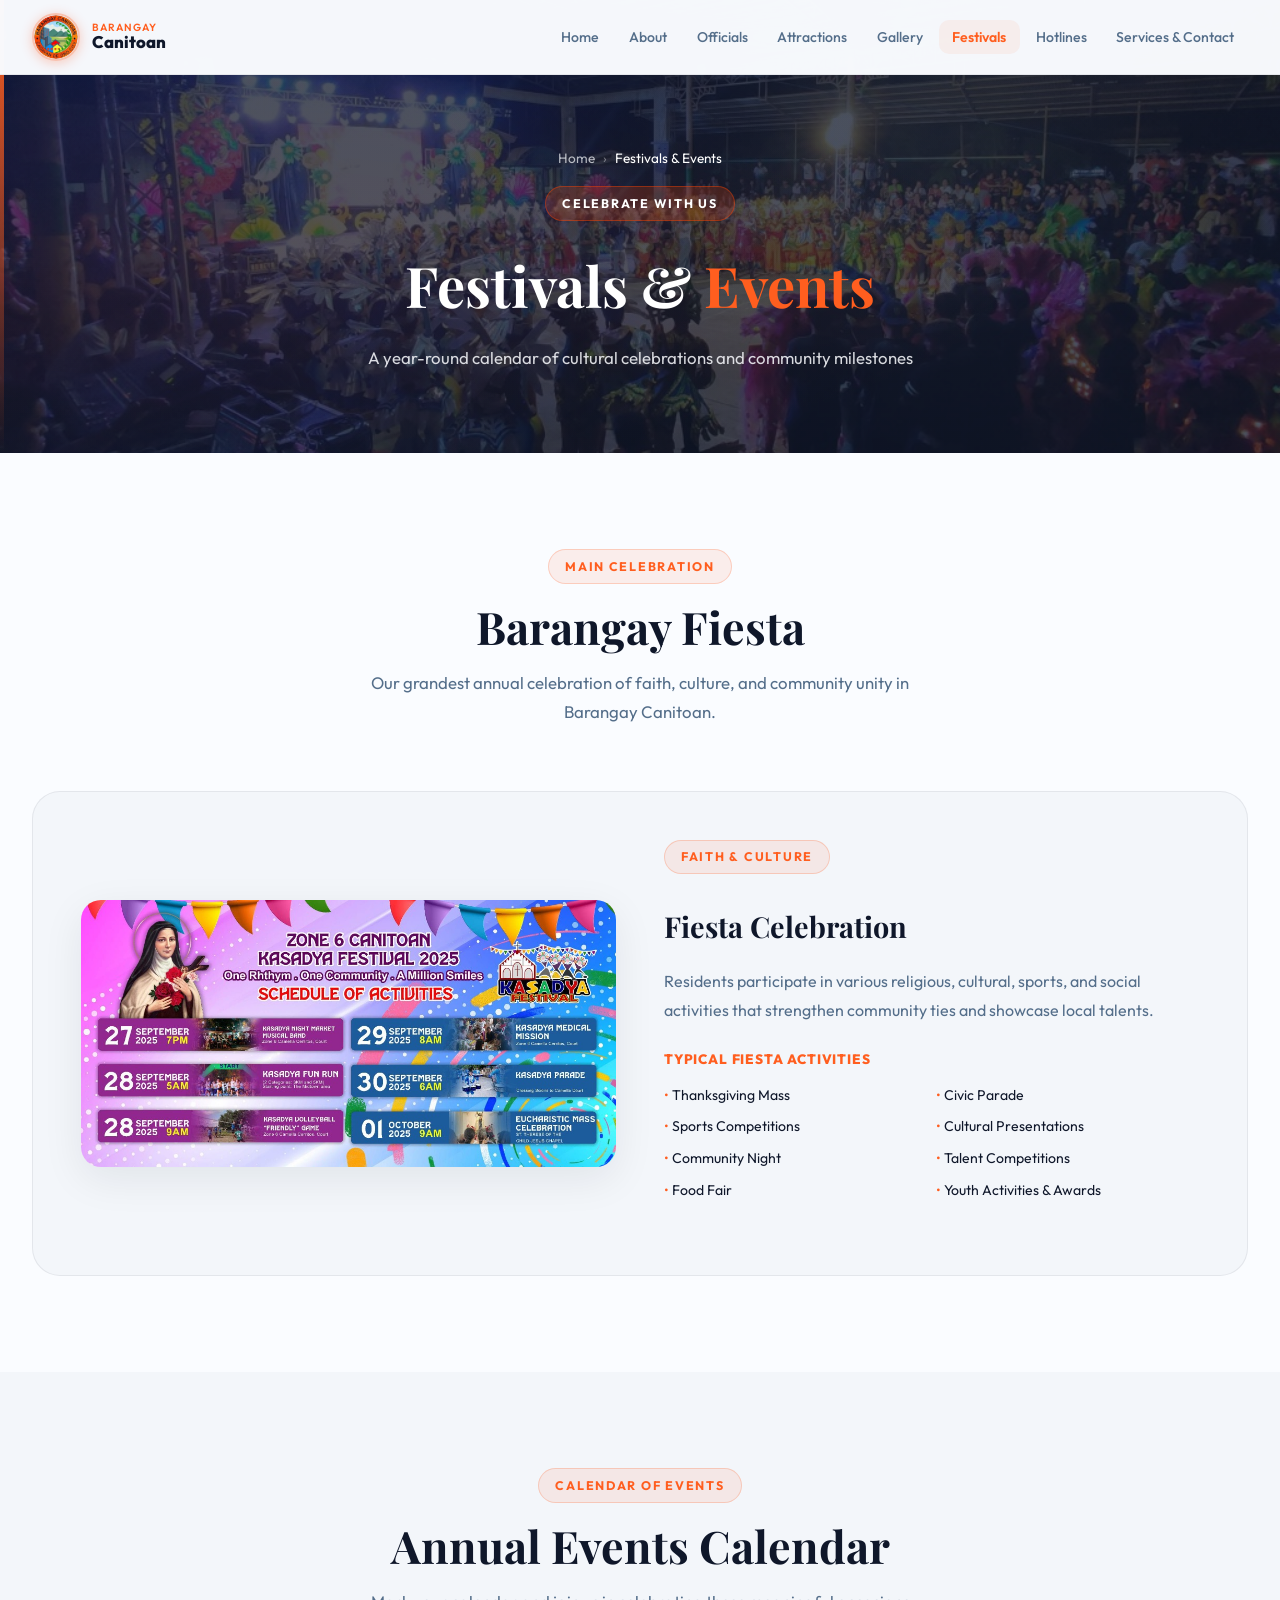
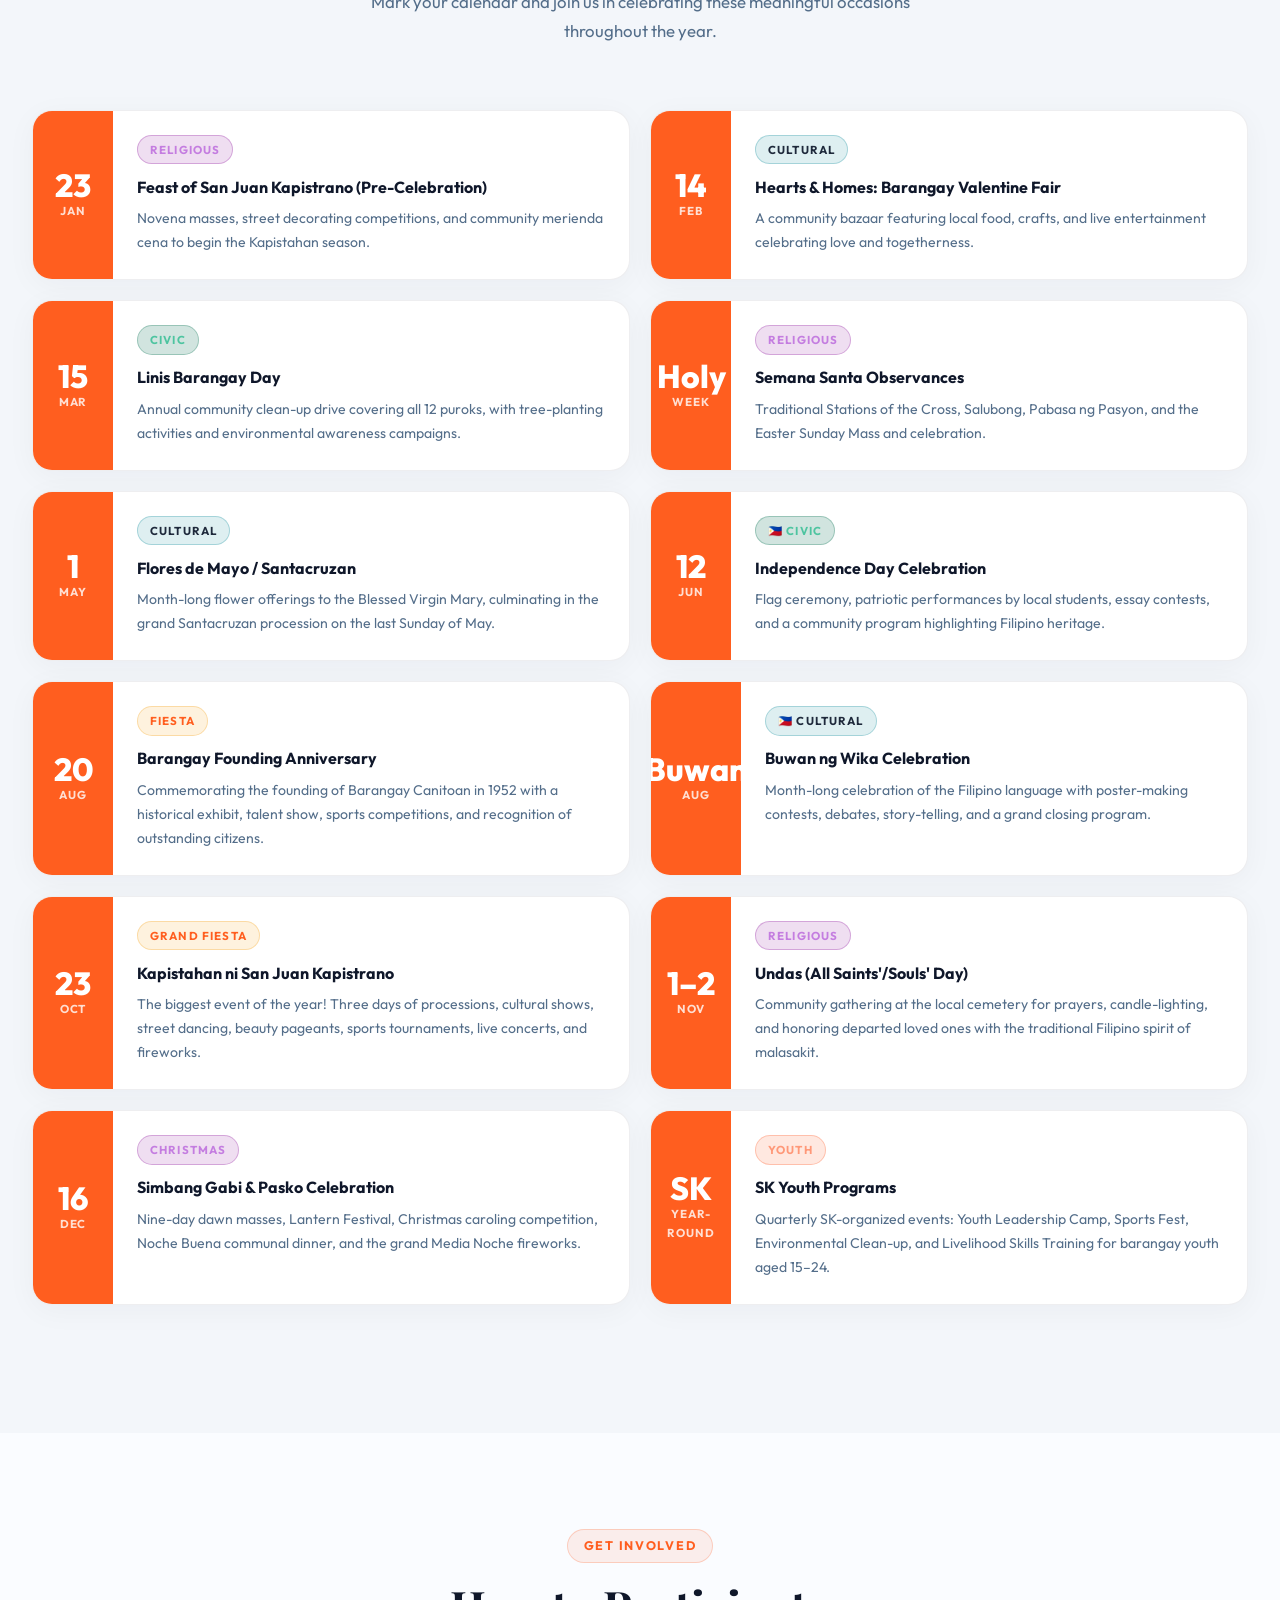
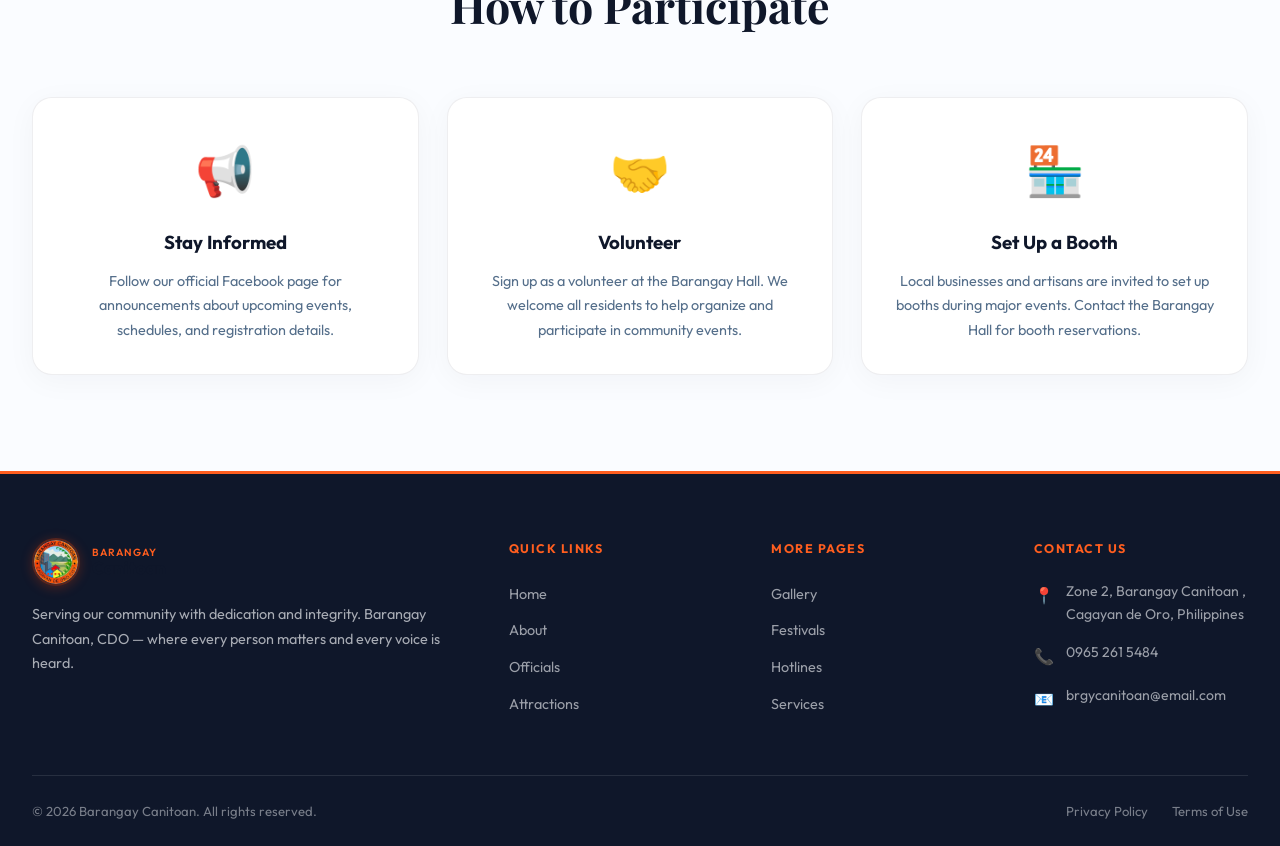
<file: festivals.html>
<!DOCTYPE html>
<html lang="en">
<head>
  <meta charset="UTF-8" />
  <meta name="viewport" content="width=device-width, initial-scale=1.0" />
  <meta name="description" content="Discover the vibrant festivals and events of Barangay Canitoan — from the annual Patron Saint Fiesta to cultural celebrations throughout the year." />
  <title>Festivals & Events — Barangay Canitoan</title>
  <link rel="stylesheet" href="css/style.css" />
  <link rel="icon" href="images/logo.jpg" />
  <style>
    .event-timeline {
      position: relative;
      max-width: 900px;
      margin: 0 auto;
    }
    .event-item {
      display: grid;
      grid-template-columns: 100px 1fr;
      gap: 2rem;
      margin-bottom: 2rem;
      align-items: start;
    }
    .event-date-col {
      text-align: center;
      background: linear-gradient(135deg, rgba(26,122,94,0.25), rgba(244,166,35,0.1));
      border: 1px solid rgba(244,166,35,0.25);
      border-radius: var(--radius-sm);
      padding: 1rem 0.5rem;
    }
    .event-date-col .month {
      font-size: 0.75rem;
      font-weight: 700;
      text-transform: uppercase;
      letter-spacing: 0.1em;
      color: var(--text-muted);
    }
    .event-date-col .day {
      font-size: 2rem;
      font-weight: 800;
      color: var(--accent);
      line-height: 1;
      margin: 0.25rem 0;
    }
    .event-date-col .year {
      font-size: 0.75rem;
      color: var(--text-muted);
    }
    .event-content {
      background: var(--bg-card);
      border: 1px solid var(--border);
      border-radius: var(--radius);
      padding: 1.5rem;
      transition: all 0.3s cubic-bezier(0.25, 0.8, 0.25, 1) !important;
      cursor: pointer;
      user-select: none;
    }
    .event-content:hover {
      transform: translateY(-4px) !important;
      box-shadow: var(--shadow-md) !important;
      border-color: var(--primary) !important;
    }
    .event-content:active {
      transform: scale(0.96) !important;
    }
    .event-content.active-card {
      border-color: var(--primary) !important;
      background: linear-gradient(135deg, #ffffff, #fff2eb) !important;
      box-shadow: 0 8px 30px rgba(255, 69, 0, 0.15) !important;
      transform: scale(1.03) !important;
    }
    .event-tag {
      display: inline-block;
      font-size: 0.72rem;
      font-weight: 700;
      text-transform: uppercase;
      letter-spacing: 0.1em;
      padding: 0.25rem 0.75rem;
      border-radius: 50px;
      margin-bottom: 0.6rem;
    }
    .event-content h3 { font-size: 1.1rem; font-weight: 700; color: var(--white); margin-bottom: 0.4rem; }
    .event-content p { font-size: 0.9rem; color: var(--text-muted); line-height: 1.65; }
    .event-meta { display: flex; gap: 1rem; flex-wrap: wrap; margin-top: 0.75rem; }
    .event-meta span { font-size: 0.8rem; color: var(--text-muted); display: flex; align-items: center; gap: 0.3rem; }
    .tag-fiesta { background: rgba(244,166,35,0.15); color: var(--accent); border: 1px solid rgba(244,166,35,0.3); }
    .tag-cultural { background: rgba(33,150,163,0.15); color: var(--secondary-light); border: 1px solid rgba(33,150,163,0.3); }
    .tag-sports { background: rgba(40,167,69,0.15); color: #5dd47c; border: 1px solid rgba(40,167,69,0.3); }
    .tag-civic { background: rgba(26,122,94,0.2); color: #4dc4a0; border: 1px solid rgba(26,122,94,0.3); }
    .tag-religious { background: rgba(150,33,163,0.15); color: #c47de0; border: 1px solid rgba(150,33,163,0.3); }
    .tag-youth { background: rgba(255,100,50,0.15); color: #ff9878; border: 1px solid rgba(255,100,50,0.3); }
  </style>
</head>
<body>

<button id="back-to-top" aria-label="Back to top"><svg width="18" height="18" viewBox="0 0 24 24" fill="none" stroke="currentColor" stroke-width="3" stroke-linecap="round" stroke-linejoin="round"><path d="M18 15l-6-6-6 6"/></svg></button>


<!-- NAVBAR -->
<nav class="navbar" id="navbar" aria-label="Main navigation">
  <div class="nav-container">
    <a href="index.html" class="nav-brand">
      <div class="nav-logo"><img src="images/logo.jpg" alt="Barangay Canitoan Seal" /></div>
      <div class="nav-title"><span>Barangay</span><span>Canitoan</span></div>
    </a>
    <button class="hamburger" id="hamburger" aria-label="Toggle navigation"><span></span><span></span><span></span></button>
    <ul class="nav-menu" id="nav-menu">
      <li><a href="index.html" class="nav-link">Home</a></li>
      <li><a href="about.html" class="nav-link">About</a></li>
      <li><a href="officials.html" class="nav-link">Officials</a></li>
      <li><a href="attractions.html" class="nav-link">Attractions</a></li>
      <li><a href="gallery.html" class="nav-link">Gallery</a></li>
      <li><a href="festivals.html" class="nav-link active">Festivals</a></li>
      <li><a href="hotlines.html" class="nav-link">Hotlines</a></li>
      <li><a href="services.html" class="nav-link">Services & Contact</a></li>
    </ul>
  </div>
</nav>

<!-- PAGE HERO -->
<section class="page-hero" style="background: linear-gradient(rgba(15, 23, 42, 0.75), rgba(15, 23, 42, 0.75)), url('images/festivals_banner.jpg') no-repeat center center; background-size: cover; color: #ffffff; padding: calc(var(--nav-height) + 4.5rem) 0 5rem;">
  <div class="container">
    <div class="page-hero-content">
      <nav class="breadcrumb" aria-label="Breadcrumb">
        <a href="index.html" style="color: rgba(250, 252, 255, 0.7); text-decoration: none;">Home</a>
        <span class="breadcrumb-sep" style="color: rgba(250, 252, 255, 0.4);">›</span>
        <span style="color: #ffffff;">Festivals & Events</span>
      </nav>
      <span class="section-tag" style="background: rgba(255, 69, 0, 0.2); border-color: rgba(255, 69, 0, 0.4); color: #ffffff;">Celebrate with Us</span>
      <h1 class="page-hero-title" style="color: #ffffff;">Festivals &amp; <span style="color:var(--primary)">Events</span></h1>
      <p class="page-hero-subtitle" style="color: rgba(250, 252, 255, 0.85);">A year-round calendar of cultural celebrations and community milestones</p>
    </div>
  </div>
</section>

<!-- FEATURED EVENT -->
<section class="section" aria-labelledby="featured-event-heading">
  <div class="container">
    <div class="section-header">
      <span class="section-tag">Main Celebration</span>
      <h2 class="section-title" id="featured-event-heading">Barangay Fiesta</h2>
      <p class="section-desc">Our grandest annual celebration of faith, culture, and community unity in Barangay Canitoan.</p>
    </div>

    <div style="background:var(--bg-section); border:1px solid var(--border); border-radius:var(--radius-lg); padding:3rem; display:grid; grid-template-columns:1fr 1fr; gap:3rem; align-items:center;" class="animate-on-scroll grid-2-col">
      <div style="border-radius:var(--radius); overflow:hidden; box-shadow:var(--shadow-md);">
        <img src="images/kasadya_festival_banner.jpg" alt="Zone 6 Canitoan Kasadya Festival 2025 Schedule of Activities" style="width:100%; height:100%; object-fit:cover; display:block;" />
      </div>
      <div>
        <span class="section-tag">Faith &amp; Culture</span>
        <h3 style="font-family:'Playfair Display',serif; font-size:1.8rem; font-weight:700; color:var(--text-primary); margin:0.75rem 0 1rem;">Fiesta Celebration</h3>
        <p style="color:var(--text-muted); line-height:1.8; margin-bottom:1.5rem;">
          Residents participate in various religious, cultural, sports, and social activities that strengthen community ties and showcase local talents.
        </p>
        
        <h4 style="font-size:0.85rem; font-weight:800; color:var(--primary); text-transform:uppercase; letter-spacing:0.06em; margin-bottom:0.75rem;">Typical Fiesta Activities</h4>
        <div style="display:grid; grid-template-columns:1fr 1fr; gap:0.5rem; margin-bottom:1.5rem;">
          <div style="font-size:0.88rem; color:var(--text-primary);"><span style="color:var(--primary);">•</span> Thanksgiving Mass</div>
          <div style="font-size:0.88rem; color:var(--text-primary);"><span style="color:var(--primary);">•</span> Civic Parade</div>
          <div style="font-size:0.88rem; color:var(--text-primary);"><span style="color:var(--primary);">•</span> Sports Competitions</div>
          <div style="font-size:0.88rem; color:var(--text-primary);"><span style="color:var(--primary);">•</span> Cultural Presentations</div>
          <div style="font-size:0.88rem; color:var(--text-primary);"><span style="color:var(--primary);">•</span> Community Night</div>
          <div style="font-size:0.88rem; color:var(--text-primary);"><span style="color:var(--primary);">•</span> Talent Competitions</div>
          <div style="font-size:0.88rem; color:var(--text-primary);"><span style="color:var(--primary);">•</span> Food Fair</div>
          <div style="font-size:0.88rem; color:var(--text-primary);"><span style="color:var(--primary);">•</span> Youth Activities &amp; Awards</div>

    </div>
  </div>
</section>

<!-- YEARLY CALENDAR -->
<section class="section section-alt" aria-labelledby="calendar-heading">
  <div class="container">
    <div class="section-header">
      <span class="section-tag">Calendar of Events</span>
      <h2 class="section-title" id="calendar-heading">Annual Events Calendar</h2>
      <p class="section-desc">Mark your calendar and join us in celebrating these meaningful occasions throughout the year.</p>
    </div>

    <div class="grid-2" style="gap:1.25rem; margin-bottom:2rem;">
      <div class="festival-card animate-on-scroll" id="event-jan">
        <div class="festival-month"><span>23</span><span>Jan</span></div>
        <div class="festival-content">
          <span class="event-tag tag-religious"> Religious</span>
          <h3>Feast of San Juan Kapistrano (Pre-Celebration)</h3>
          <p>Novena masses, street decorating competitions, and community merienda cena to begin the Kapistahan season.</p>
        </div>
      </div>
      <div class="festival-card animate-on-scroll" id="event-feb">
        <div class="festival-month"><span>14</span><span>Feb</span></div>
        <div class="festival-content">
          <span class="event-tag tag-cultural"> Cultural</span>
          <h3>Hearts &amp; Homes: Barangay Valentine Fair</h3>
          <p>A community bazaar featuring local food, crafts, and live entertainment celebrating love and togetherness.</p>
        </div>
      </div>
      <div class="festival-card animate-on-scroll" id="event-mar">
        <div class="festival-month"><span>15</span><span>Mar</span></div>
        <div class="festival-content">
          <span class="event-tag tag-civic"> Civic</span>
          <h3>Linis Barangay Day</h3>
          <p>Annual community clean-up drive covering all 12 puroks, with tree-planting activities and environmental awareness campaigns.</p>
        </div>
      </div>
      <div class="festival-card animate-on-scroll" id="event-apr">
        <div class="festival-month"><span>Holy</span><span>Week</span></div>
        <div class="festival-content">
          <span class="event-tag tag-religious"> Religious</span>
          <h3>Semana Santa Observances</h3>
          <p>Traditional Stations of the Cross, Salubong, Pabasa ng Pasyon, and the Easter Sunday Mass and celebration.</p>
        </div>
      </div>
      <div class="festival-card animate-on-scroll" id="event-may">
        <div class="festival-month"><span>1</span><span>May</span></div>
        <div class="festival-content">
          <span class="event-tag tag-cultural">Cultural</span>
          <h3>Flores de Mayo / Santacruzan</h3>
          <p>Month-long flower offerings to the Blessed Virgin Mary, culminating in the grand Santacruzan procession on the last Sunday of May.</p>
        </div>
      </div>
      <div class="festival-card animate-on-scroll" id="event-jun">
        <div class="festival-month"><span>12</span><span>Jun</span></div>
        <div class="festival-content">
          <span class="event-tag tag-civic">🇵🇭 Civic</span>
          <h3>Independence Day Celebration</h3>
          <p>Flag ceremony, patriotic performances by local students, essay contests, and a community program highlighting Filipino heritage.</p>
        </div>
      </div>
      <div class="festival-card animate-on-scroll" id="event-aug">
        <div class="festival-month"><span>20</span><span>Aug</span></div>
        <div class="festival-content">
          <span class="event-tag tag-fiesta"> Fiesta</span>
          <h3>Barangay Founding Anniversary</h3>
          <p>Commemorating the founding of Barangay Canitoan in 1952 with a historical exhibit, talent show, sports competitions, and recognition of outstanding citizens.</p>
        </div>
      </div>
      <div class="festival-card animate-on-scroll" id="event-aug2">
        <div class="festival-month"><span>Buwan</span><span>Aug</span></div>
        <div class="festival-content">
          <span class="event-tag tag-cultural">🇵🇭 Cultural</span>
          <h3>Buwan ng Wika Celebration</h3>
          <p>Month-long celebration of the Filipino language with poster-making contests, debates, story-telling, and a grand closing program.</p>
        </div>
      </div>
      <div class="festival-card animate-on-scroll" id="event-oct">
        <div class="festival-month"><span>23</span><span>Oct</span></div>
        <div class="festival-content">
          <span class="event-tag tag-fiesta"> Grand Fiesta</span>
          <h3>Kapistahan ni San Juan Kapistrano</h3>
          <p>The biggest event of the year! Three days of processions, cultural shows, street dancing, beauty pageants, sports tournaments, live concerts, and fireworks.</p>
        </div>
      </div>
      <div class="festival-card animate-on-scroll" id="event-nov">
        <div class="festival-month"><span>1–2</span><span>Nov</span></div>
        <div class="festival-content">
          <span class="event-tag tag-religious"> Religious</span>
          <h3>Undas (All Saints'/Souls' Day)</h3>
          <p>Community gathering at the local cemetery for prayers, candle-lighting, and honoring departed loved ones with the traditional Filipino spirit of malasakit.</p>
        </div>
      </div>
      <div class="festival-card animate-on-scroll" id="event-dec">
        <div class="festival-month"><span>16</span><span>Dec</span></div>
        <div class="festival-content">
          <span class="event-tag tag-religious">Christmas</span>
          <h3>Simbang Gabi &amp; Pasko Celebration</h3>
          <p>Nine-day dawn masses, Lantern Festival, Christmas caroling competition, Noche Buena communal dinner, and the grand Media Noche fireworks.</p>
        </div>
      </div>
      <div class="festival-card animate-on-scroll" id="event-sk">
        <div class="festival-month"><span>SK</span><span>Year-Round</span></div>
        <div class="festival-content">
          <span class="event-tag tag-youth">Youth</span>
          <h3>SK Youth Programs</h3>
          <p>Quarterly SK-organized events: Youth Leadership Camp, Sports Fest, Environmental Clean-up, and Livelihood Skills Training for barangay youth aged 15–24.</p>
        </div>
      </div>
    </div>
  </div>
</section>

<!-- HOW TO JOIN -->
<section class="section" aria-labelledby="join-heading">
  <div class="container">
    <div class="section-header">
      <span class="section-tag">Get Involved</span>
      <h2 class="section-title" id="join-heading">How to Participate</h2>
    </div>
    <div class="grid-3">
      <div class="card animate-on-scroll" style="padding:2rem; text-align:center;">
        <div style="font-size:3rem; margin-bottom:1rem;">📢</div>
        <h3 style="font-weight:700; color:var(--text-primary); margin-bottom:0.6rem;">Stay Informed</h3>
        <p style="font-size:0.9rem; color:var(--text-muted);">Follow our official Facebook page for announcements about upcoming events, schedules, and registration details.</p>
      </div>
      <div class="card animate-on-scroll" style="padding:2rem; text-align:center;">
        <div style="font-size:3rem; margin-bottom:1rem;">🤝</div>
        <h3 style="font-weight:700; color:var(--text-primary); margin-bottom:0.6rem;">Volunteer</h3>
        <p style="font-size:0.9rem; color:var(--text-muted);">Sign up as a volunteer at the Barangay Hall. We welcome all residents to help organize and participate in community events.</p>
      </div>
      <div class="card animate-on-scroll" style="padding:2rem; text-align:center;">
        <div style="font-size:3rem; margin-bottom:1rem;">🏪</div>
        <h3 style="font-weight:700; color:var(--text-primary); margin-bottom:0.6rem;">Set Up a Booth</h3>
        <p style="font-size:0.9rem; color:var(--text-muted);">Local businesses and artisans are invited to set up booths during major events. Contact the Barangay Hall for booth reservations.</p>
      </div>
    </div>
  </div>
</section>

<!-- FOOTER -->
<footer class="footer" role="contentinfo">
  <div class="container">
    <div class="footer-grid">
      <div class="footer-brand">
        <div class="nav-brand" style="margin-bottom:0.5rem;"><div class="nav-logo"><img src="images/logo.jpg" alt="Barangay Canitoan Seal" /></div><div class="nav-title"><span>Barangay</span><span>Canitoan</span></div></div>
        <p>Serving our community with dedication and integrity. Barangay Canitoan, CDO — where every person matters and every voice is heard.</p>      </div>
      <div><h3 class="footer-heading">Quick Links</h3><ul class="footer-links"><li><a href="index.html">Home</a></li><li><a href="about.html">About</a></li><li><a href="officials.html">Officials</a></li><li><a href="attractions.html">Attractions</a></li></ul></div>
      <div><h3 class="footer-heading">More Pages</h3><ul class="footer-links"><li><a href="gallery.html">Gallery</a></li><li><a href="festivals.html">Festivals</a></li><li><a href="hotlines.html">Hotlines</a></li><li><a href="services.html">Services</a></li></ul></div>
      <div><h3 class="footer-heading">Contact Us</h3><div class="footer-contact-item"><span>📍</span><span>Zone 2, Barangay Canitoan , Cagayan de Oro, Philippines</span></div><div class="footer-contact-item"><span>📞</span><span>0965 261 5484</span></div><div class="footer-contact-item"><span>📧</span><span>brgycanitoan@email.com</span></div></div>
    </div>
    <div class="footer-bottom">
      <p>© 2026 Barangay Canitoan. All rights reserved.</p>
      <div class="footer-bottom-links"><a href="services.html">Privacy Policy</a><a href="services.html">Terms of Use</a></div>
    </div>
  </div>
</footer>

<script src="js/main.js"></script>
</body>
</html>
</file>
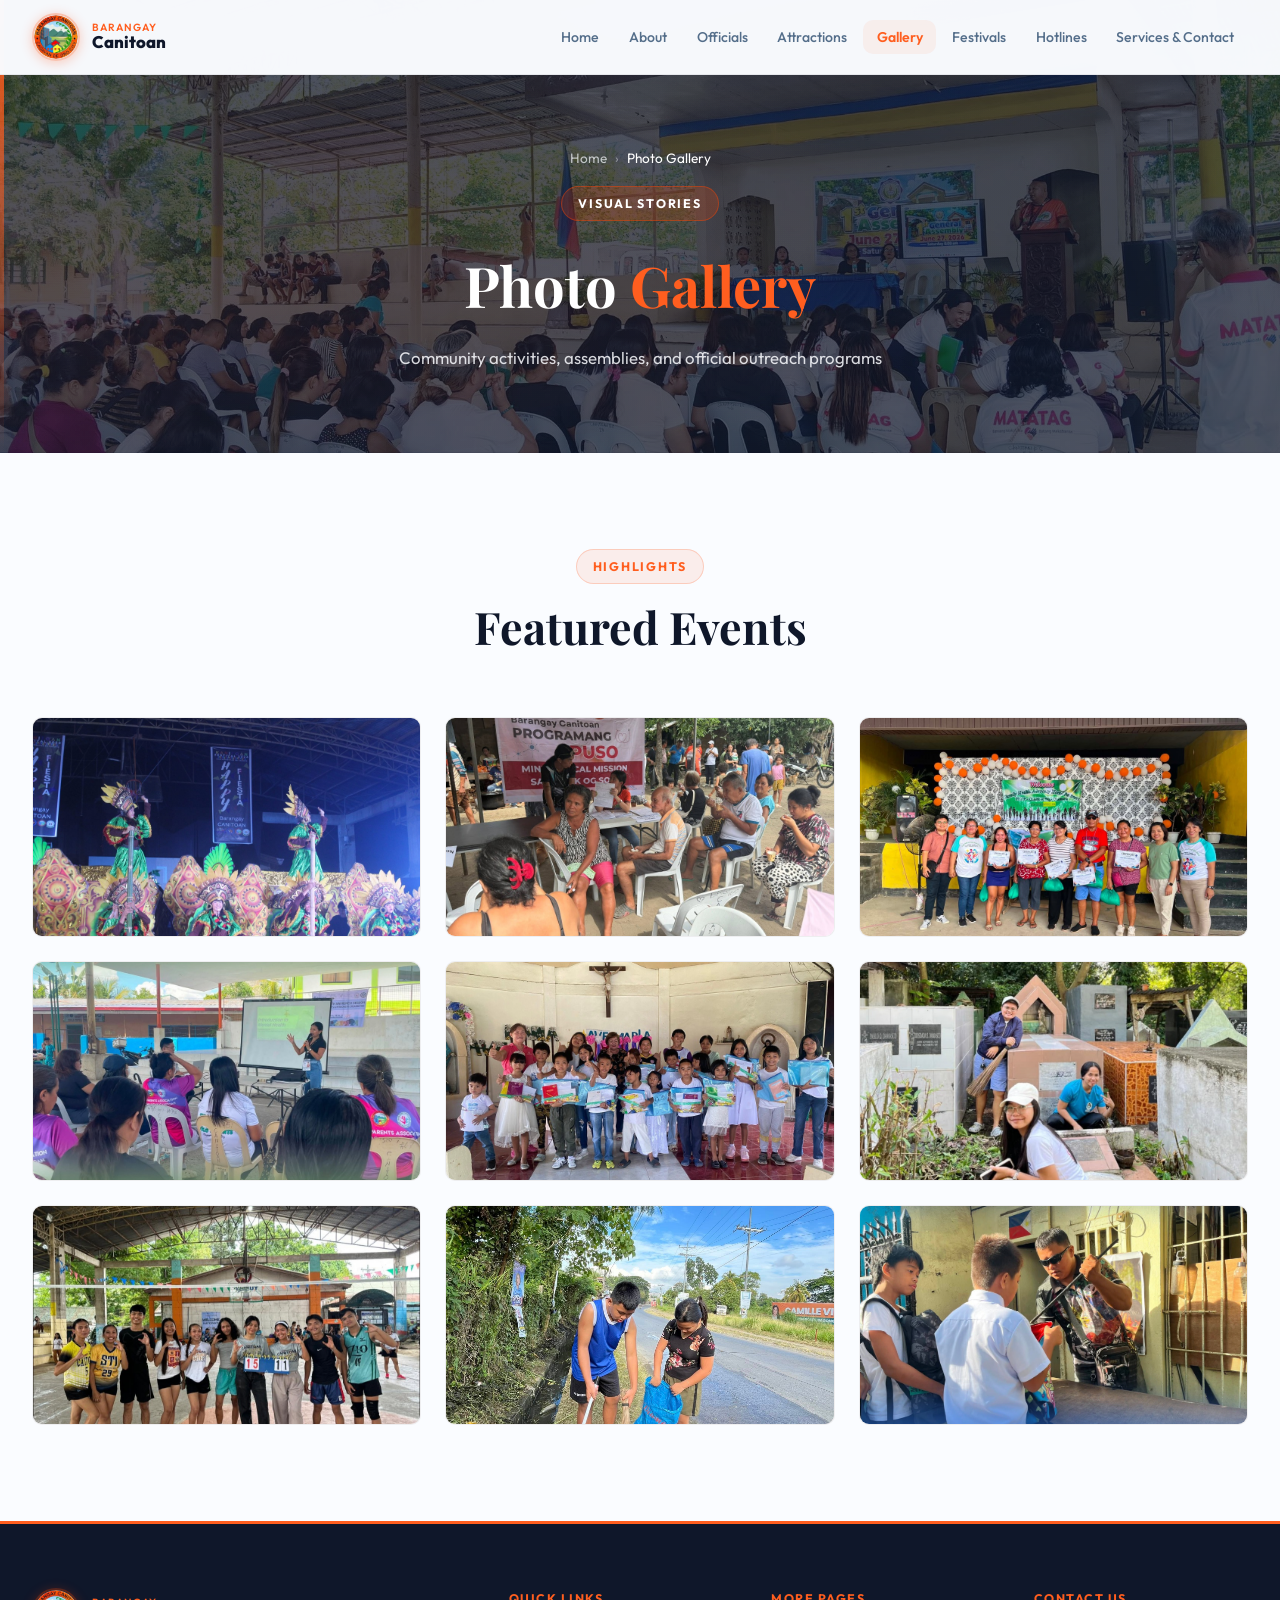
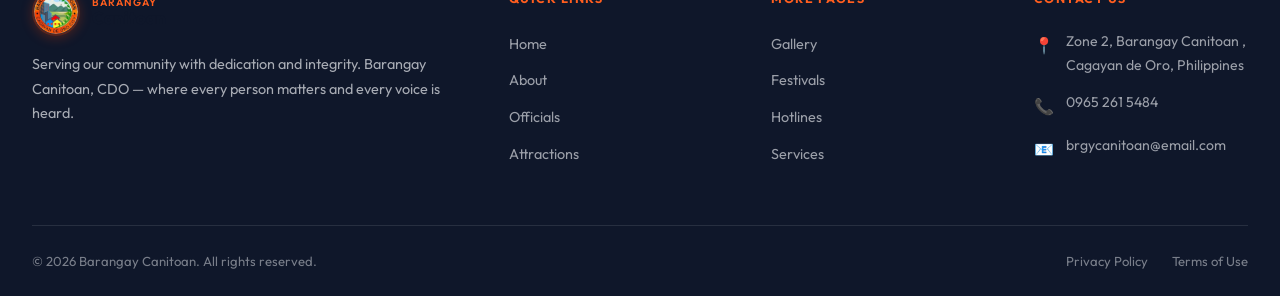
<file: gallery.html>
<!DOCTYPE html>
<html lang="en">
<head>
  <meta charset="UTF-8" />
  <meta name="viewport" content="width=device-width, initial-scale=1.0" />
  <meta name="description" content="Browse the photo gallery of Barangay Canitoan — assemblies, outreach programs, tree planting, and local celebrations." />
  <title>Photo Gallery — Barangay Canitoan</title>
  <link rel="stylesheet" href="css/style.css" />
  <link rel="icon" href="images/logo.jpg" />
  <style>
    .gallery-emoji-item {
      border-radius: var(--radius-sm);
      overflow: hidden;
      position: relative;
      cursor: pointer;
      display: flex;
      align-items: center;
      justify-content: center;
      font-size: 4rem;
      transition: all 0.3s cubic-bezier(0.25, 0.8, 0.25, 1) !important;
      background: var(--bg-card);
      border: 1px solid var(--border);
      height: 220px;
      user-select: none;
    }
    .gallery-emoji-item img {
      width: 100%;
      height: 100%;
      object-fit: cover;
      display: block;
      transition: transform 0.5s cubic-bezier(0.25, 0.8, 0.25, 1);
    }
    .gallery-emoji-item:hover img {
      transform: scale(1.08);
    }
    .gallery-emoji-item:hover {
      transform: translateY(-4px) !important;
      box-shadow: var(--shadow-md);
      border-color: var(--primary);
    }
    .gallery-emoji-item:active {
      transform: scale(0.96) !important;
    }
    .gallery-emoji-item.active-card {
      border-color: var(--primary) !important;
      background: linear-gradient(135deg, #ffffff, #fff2eb) !important;
      box-shadow: 0 8px 30px rgba(255, 69, 0, 0.15) !important;
      transform: scale(1.03) !important;
    }
    .gallery-emoji-item .gal-label {
      position: absolute;
      bottom: 0;
      left: 0;
      right: 0;
      background: linear-gradient(to top, rgba(255, 94, 31, 0.88) 60%, transparent 100%);
      padding: 2.5rem 0.75rem 0.75rem;
      color: white;
      font-size: 0.85rem;
      font-weight: 700;
      opacity: 0;
      transition: var(--transition);
      text-align: center;
      z-index: 2;
    }
    .gallery-emoji-item:hover .gal-label { opacity: 1; }
    
    .gallery-grid-aligned {
      display: grid;
      grid-template-columns: repeat(3, 1fr);
      gap: 1.5rem;
    }

    @media (max-width: 900px) {
      .gallery-grid-aligned {
        grid-template-columns: repeat(2, 1fr);
      }
    }
    @media (max-width: 580px) {
      .gallery-grid-aligned {
        grid-template-columns: 1fr;
      }
    }
  </style>
</head>
<body>

<button id="back-to-top" aria-label="Back to top"><svg width="18" height="18" viewBox="0 0 24 24" fill="none" stroke="currentColor" stroke-width="3" stroke-linecap="round" stroke-linejoin="round"><path d="M18 15l-6-6-6 6"/></svg></button>

<!-- NAVBAR -->
<nav class="navbar" id="navbar" aria-label="Main navigation">
  <div class="nav-container">
    <a href="index.html" class="nav-brand">
      <div class="nav-logo"><img src="images/logo.jpg" alt="Barangay Canitoan Seal" /></div>
      <div class="nav-title"><span>Barangay</span><span>Canitoan</span></div>
    </a>
    <button class="hamburger" id="hamburger" aria-label="Toggle navigation"><span></span><span></span><span></span></button>
    <ul class="nav-menu" id="nav-menu">
      <li><a href="index.html" class="nav-link">Home</a></li>
      <li><a href="about.html" class="nav-link">About</a></li>
      <li><a href="officials.html" class="nav-link">Officials</a></li>
      <li><a href="attractions.html" class="nav-link">Attractions</a></li>
      <li><a href="gallery.html" class="nav-link active">Gallery</a></li>
      <li><a href="festivals.html" class="nav-link">Festivals</a></li>
      <li><a href="hotlines.html" class="nav-link">Hotlines</a></li>
      <li><a href="services.html" class="nav-link">Services & Contact</a></li>
    </ul>
  </div>
</nav>

<!-- PAGE HERO -->
<section class="page-hero" style="background: linear-gradient(rgba(15, 23, 42, 0.75), rgba(15, 23, 42, 0.75)), url('images/gallery_banner.jpg') no-repeat center center; background-size: cover; color: #ffffff; padding: calc(var(--nav-height) + 4.5rem) 0 5rem;">
  <div class="container">
    <div class="page-hero-content">
      <nav class="breadcrumb" aria-label="Breadcrumb">
        <a href="index.html" style="color: rgba(250, 252, 255, 0.7); text-decoration: none;">Home</a>
        <span class="breadcrumb-sep" style="color: rgba(250, 252, 255, 0.4);">›</span>
        <span style="color: #ffffff;">Photo Gallery</span>
      </nav>
      <span class="section-tag" style="background: rgba(255, 69, 0, 0.2); border-color: rgba(255, 69, 0, 0.4); color: #ffffff;">Visual Stories</span>
      <h1 class="page-hero-title" style="color: #ffffff;">Photo <span style="color:var(--primary)">Gallery</span></h1>
      <p class="page-hero-subtitle" style="color: rgba(250, 252, 255, 0.85);">Community activities, assemblies, and official outreach programs</p>
    </div>
  </div>
</section>

<!-- FEATURED HIGHLIGHTS -->
<section class="section" aria-labelledby="featured-gallery-heading">
  <div class="container">
    <div class="section-header">
      <span class="section-tag">Highlights</span>
      <h2 class="section-title" id="featured-gallery-heading">Featured Events</h2>
    </div>

    <div class="gallery-grid-aligned animate-on-scroll">
      <div class="gallery-emoji-item" onclick="toggleCard(this)" id="gal-f1" title="Fiesta Celebration" tabindex="0" role="button">
        <img src="images/gallery_fiesta_dance.jpg" alt="Fiesta Celebration" />
        <div class="gal-label">Fiestival Dance</div>
      </div>
      <div class="gallery-emoji-item" onclick="toggleCard(this)" id="gal-f2" title="Medical Mission" tabindex="0" role="button">
        <img src="images/gallery_medical_mission.jpg" alt="Medical &amp; Dental Mission" />
        <div class="gal-label">Medical &amp; Dental Mission</div>
      </div>
      <div class="gallery-emoji-item" onclick="toggleCard(this)" id="gal-f3" title="Family Health Advocacy" tabindex="0" role="button">
        <img src="images/gallery_health_advocacy.jpg" alt="Family Health Advocacy" />
        <div class="gal-label">Family Health Advocacy</div>
      </div>
      <div class="gallery-emoji-item" onclick="toggleCard(this)" id="gal-f4" title="Mental Health Seminar" tabindex="0" role="button">
        <img src="images/gallery_mental_health.jpg" alt="Mental Health Awareness" />
        <div class="gal-label">Mental Health Awareness For Solo Parents</div>
      </div>
      <div class="gallery-emoji-item" onclick="toggleCard(this)" id="gal-f5" title="Educational Outreach" tabindex="0" role="button">
        <img src="images/gallery_church_children.jpg" alt="Educational Outreach" />
        <div class="gal-label">Flores De Mayo</div>
      </div>
      <div class="gallery-emoji-item" onclick="toggleCard(this)" id="gal-f6" title="Clean-Up Drive" tabindex="0" role="button">
        <img src="images/gallery_clean_up_cemetery.jpg" alt="UNDAS Clean-Up Drive" />
        <div class="gal-label">UNDAS Clean-Up Drive</div>
      </div>
      <div class="gallery-emoji-item" onclick="toggleCard(this)" id="gal-f7" title="Sports Tournament" tabindex="0" role="button">
        <img src="images/gallery_sports_volleyball.jpg" alt="Sports Tournament" />
        <div class="gal-label">Sports Festival</div>
      </div>
      <div class="gallery-emoji-item" onclick="toggleCard(this)" id="gal-f7" title="Sports Tournament" tabindex="0" role="button">
        <img src="images/Calaanan_cleanUp.jpg" alt="Calaanan Clean-Up Drive" />
        <div class="gal-label">Calaanan Clean-Up Drive</div>
      </div>
      <div class="gallery-emoji-item" onclick="toggleCard(this)" id="gal-f7" title="Sports Tournament" tabindex="0" role="button">
        <img src="images/school_bagInspection_canitoan.jpg" alt="Canitoan School Bag Inspection" />
        <div class="gal-label">Canitoan School Bag Inspection</div>
      </div>    </div>
  </div>
</section>

<!-- FOOTER -->
<footer class="footer" role="contentinfo">
  <div class="container">
    <div class="footer-grid">
      <div class="footer-brand">
        <div class="nav-brand" style="margin-bottom:0.5rem;"><div class="nav-logo"><img src="images/logo.jpg" alt="Barangay Canitoan Seal" /></div><div class="nav-title"><span>Barangay</span><span>Canitoan</span></div></div>
        <p>Serving our community with dedication and integrity. Barangay Canitoan, CDO — where every person matters and every voice is heard.</p>
      </div>
      <div><h3 class="footer-heading">Quick Links</h3><ul class="footer-links"><li><a href="index.html">Home</a></li><li><a href="about.html">About</a></li><li><a href="officials.html">Officials</a></li><li><a href="attractions.html">Attractions</a></li></ul></div>
      <div><h3 class="footer-heading">More Pages</h3><ul class="footer-links"><li><a href="gallery.html">Gallery</a></li><li><a href="festivals.html">Festivals</a></li><li><a href="hotlines.html">Hotlines</a></li><li><a href="services.html">Services</a></li></ul></div>
      <div><h3 class="footer-heading">Contact Us</h3><div class="footer-contact-item"><span>📍</span><span>Zone 2, Barangay Canitoan , Cagayan de Oro, Philippines</span></div><div class="footer-contact-item"><span>📞</span><span>0965 261 5484</span></div><div class="footer-contact-item"><span>📧</span><span>brgycanitoan@email.com</span></div></div>
    </div>
    <div class="footer-bottom">
      <p>© 2026 Barangay Canitoan. All rights reserved.</p>
      <div class="footer-bottom-links"><a href="services.html">Privacy Policy</a><a href="services.html">Terms of Use</a></div>
    </div>
  </div>
</footer>

<script src="js/main.js"></script>
</body>
</html>
</file>
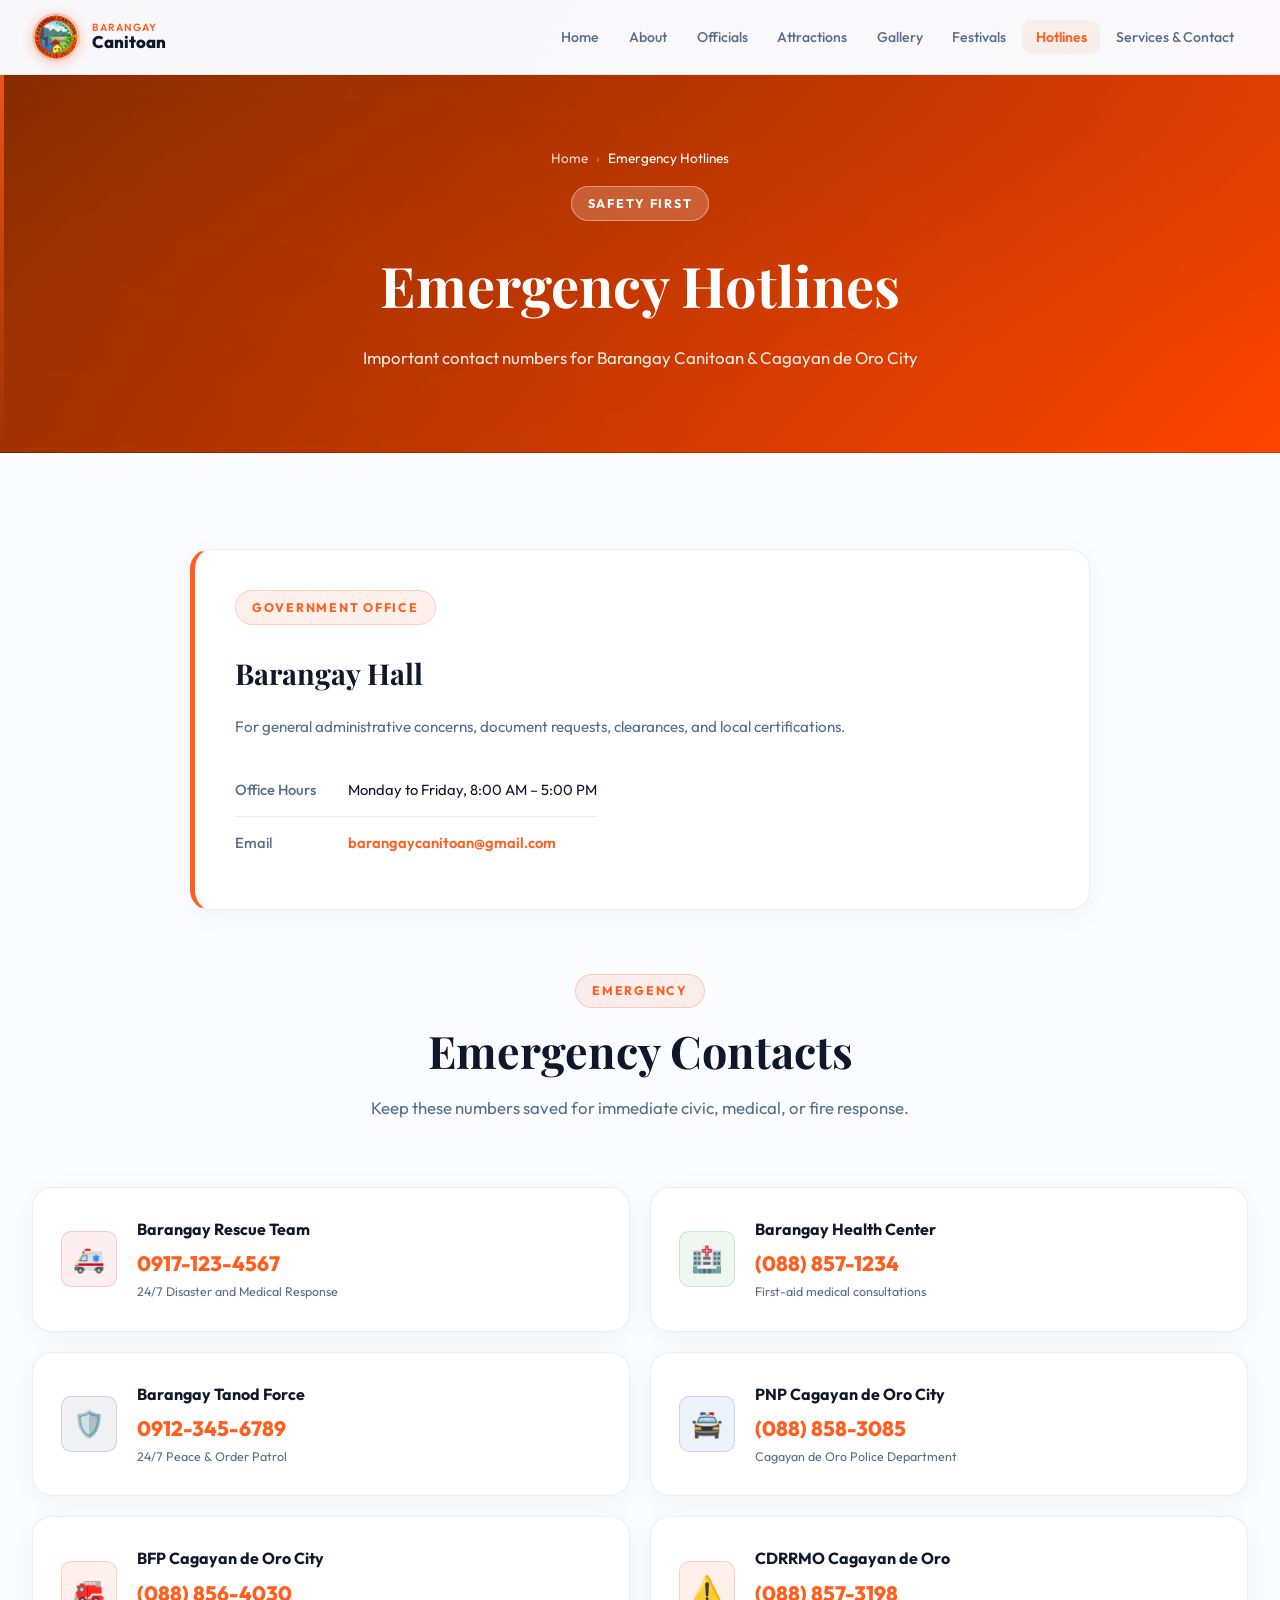
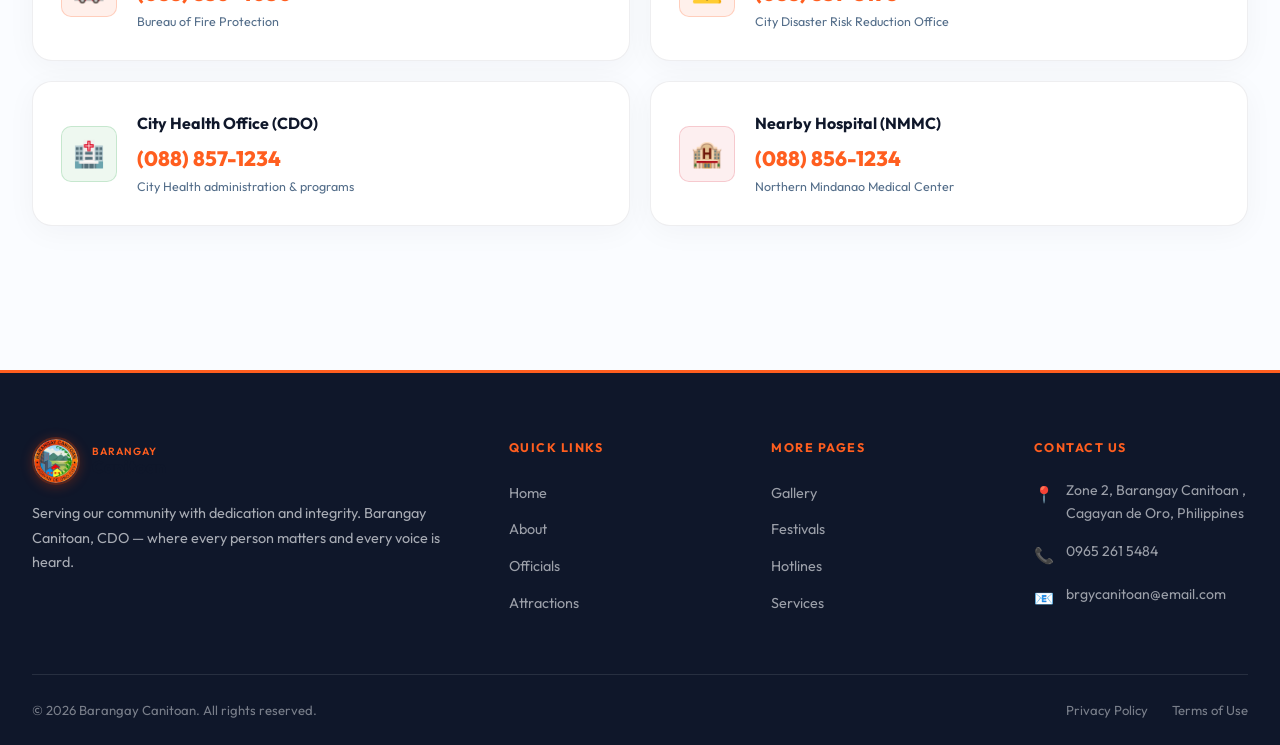
<file: hotlines.html>
﻿<!DOCTYPE html>
<html lang="en">
<head>
  <meta charset="UTF-8" />
  <meta name="viewport" content="width=device-width, initial-scale=1.0" />
  <meta name="description" content="Emergency hotlines for Barangay Canitoan — rescue team, health center, tanod, police, fire, CDRRMO, and nearby hospitals in Cagayan de Oro City." />
  <title>Emergency Hotlines — Barangay Canitoan</title>
  <link rel="stylesheet" href="css/style.css" />
  <link rel="icon" href="images/logo.jpg" />
</head>
<body>

<button id="back-to-top" aria-label="Back to top"><svg width="18" height="18" viewBox="0 0 24 24" fill="none" stroke="currentColor" stroke-width="3" stroke-linecap="round" stroke-linejoin="round"><path d="M18 15l-6-6-6 6"/></svg></button>


<!-- NAVBAR -->
<nav class="navbar" id="navbar" aria-label="Main navigation">
  <div class="nav-container">
    <a href="index.html" class="nav-brand">
      <div class="nav-logo"><img src="images/logo.jpg" alt="Barangay Canitoan Seal" /></div>
      <div class="nav-title"><span>Barangay</span><span>Canitoan</span></div>
    </a>
    <button class="hamburger" id="hamburger" aria-label="Toggle navigation"><span></span><span></span><span></span></button>
    <ul class="nav-menu" id="nav-menu">
      <li><a href="index.html" class="nav-link">Home</a></li>
      <li><a href="about.html" class="nav-link">About</a></li>
      <li><a href="officials.html" class="nav-link">Officials</a></li>
      <li><a href="attractions.html" class="nav-link">Attractions</a></li>
      <li><a href="gallery.html" class="nav-link">Gallery</a></li>
      <li><a href="festivals.html" class="nav-link">Festivals</a></li>
      <li><a href="hotlines.html" class="nav-link active">Hotlines</a></li>
      <li><a href="services.html" class="nav-link">Services & Contact</a></li>
    </ul>
  </div>
</nav>

<!-- PAGE HERO -->
<section class="page-hero" style="background: linear-gradient(135deg, #802A00, #FF4500); color: #ffffff; padding: calc(var(--nav-height) + 4.5rem) 0 5rem;">
  <div class="container">
     <div class="page-hero-content">
       <nav class="breadcrumb" aria-label="Breadcrumb">
         <a href="index.html" style="color: rgba(255, 255, 255, 0.8); text-decoration: none;">Home</a>
         <span class="breadcrumb-sep" style="color: rgba(255, 255, 255, 0.4);">›</span>
         <span style="color: #ffffff;">Emergency Hotlines</span>
       </nav>
       <span class="section-tag" style="background: rgba(255, 255, 255, 0.2); border-color: rgba(255, 255, 255, 0.4); color: #ffffff;">Safety First</span>
       <h1 class="page-hero-title" style="color: #ffffff;">Emergency Hotlines</h1>
       <p class="page-hero-subtitle" style="color: rgba(255, 255, 255, 0.9);">Important contact numbers for Barangay Canitoan &amp; Cagayan de Oro City</p>
     </div>
  </div>
</section>

<!-- GENERAL & OFFICE CONTACTS -->
<section class="section" aria-labelledby="general-contacts-heading">
  <div class="container">
    <div style="max-width: 900px; width: 100%; margin: 0 auto 4rem;">
      <div class="card animate-on-scroll" style="padding: 2.5rem; border-left: 5px solid var(--primary);">
        <span class="section-tag">Government Office</span>
        <h2 style="font-family:'Playfair Display',serif; font-size:1.8rem; font-weight:700; color:var(--text-primary); margin:0.5rem 0 1rem;">Barangay Hall</h2>
        <p style="color:var(--text-muted); font-size:0.95rem; margin-bottom:1.5rem;">For general administrative concerns, document requests, clearances, and local certifications.</p>
        <table class="hours-table">
          <tr>
            <td>Office Hours</td>
            <td>Monday to Friday, 8:00 AM – 5:00 PM</td>
          </tr>
          <tr>
            <td>Email</td>
            <td><a href="mailto:barangaycanitoan@gmail.com" style="color:var(--primary); font-weight:600;">barangaycanitoan@gmail.com</a></td>
          </tr>
        </table>
      </div>
    </div>

    <!-- PRIMARY HOTLINES -->
    <div class="section-header">
      <span class="section-tag">Emergency</span>
      <h2 class="section-title">Emergency Contacts</h2>
      <p class="section-desc">Keep these numbers saved for immediate civic, medical, or fire response.</p>
    </div>

    <div class="grid-2" style="gap:1.25rem; margin-bottom:3rem;">
      <div class="hotline-card animate-on-scroll" onclick="toggleCard(this)">
        <div class="hotline-icon emergency">🚑</div>
        <div class="hotline-info">
          <h3>Barangay Rescue Team</h3>
          <div class="hotline-number"><a href="tel:09171234567" style="color:inherit;">0917-123-4567</a></div>
          <p class="hotline-note">24/7 Disaster and Medical Response</p>
        </div>
      </div>

      <div class="hotline-card animate-on-scroll" onclick="toggleCard(this)">
        <div class="hotline-icon health">🏥</div>
        <div class="hotline-info">
          <h3>Barangay Health Center</h3>
          <div class="hotline-number"><a href="tel:0888571234" style="color:inherit;">(088) 857-1234</a></div>
          <p class="hotline-note">First-aid medical consultations</p>
        </div>
      </div>

      <div class="hotline-card animate-on-scroll" onclick="toggleCard(this)">
        <div class="hotline-icon barangay">🛡️</div>
        <div class="hotline-info">
          <h3>Barangay Tanod Force</h3>
          <div class="hotline-number"><a href="tel:09123456789" style="color:inherit;">0912-345-6789</a></div>
          <p class="hotline-note">24/7 Peace &amp; Order Patrol</p>
        </div>
      </div>

      <div class="hotline-card animate-on-scroll" onclick="toggleCard(this)">
        <div class="hotline-icon police">🚔</div>
        <div class="hotline-info">
          <h3>PNP Cagayan de Oro City</h3>
          <div class="hotline-number"><a href="tel:0888583085" style="color:inherit;">(088) 858-3085</a></div>
          <p class="hotline-note">Cagayan de Oro Police Department</p>
        </div>
      </div>

      <div class="hotline-card animate-on-scroll" onclick="toggleCard(this)">
        <div class="hotline-icon fire">🚒</div>
        <div class="hotline-info">
          <h3>BFP Cagayan de Oro City</h3>
          <div class="hotline-number"><a href="tel:0888564030" style="color:inherit;">(088) 856-4030</a></div>
          <p class="hotline-note">Bureau of Fire Protection</p>
        </div>
      </div>

      <div class="hotline-card animate-on-scroll" onclick="toggleCard(this)">
        <div class="hotline-icon disaster">⚠️</div>
        <div class="hotline-info">
          <h3>CDRRMO Cagayan de Oro</h3>
          <div class="hotline-number"><a href="tel:0888573198" style="color:inherit;">(088) 857-3198</a></div>
          <p class="hotline-note">City Disaster Risk Reduction Office</p>
        </div>
      </div>

      <div class="hotline-card animate-on-scroll" onclick="toggleCard(this)">
        <div class="hotline-icon health">🏥</div>
        <div class="hotline-info">
          <h3>City Health Office (CDO)</h3>
          <div class="hotline-number"><a href="tel:0888571234" style="color:inherit;">(088) 857-1234</a></div>
          <p class="hotline-note">City Health administration &amp; programs</p>
        </div>
      </div>

      <div class="hotline-card animate-on-scroll" onclick="toggleCard(this)">
        <div class="hotline-icon emergency">🏨</div>
        <div class="hotline-info">
          <h3>Nearby Hospital (NMMC)</h3>
          <div class="hotline-number"><a href="tel:0888561234" style="color:inherit;">(088) 856-1234</a></div>
          <p class="hotline-note">Northern Mindanao Medical Center</p>
        </div>
      </div>
    </div>
  </div>
</section>

<!-- FOOTER -->
<footer class="footer" role="contentinfo">
  <div class="container">
    <div class="footer-grid">
      <div class="footer-brand">
        <div class="nav-brand" style="margin-bottom:0.5rem;"><div class="nav-logo"><img src="images/logo.jpg" alt="Barangay Canitoan Seal" /></div><div class="nav-title"><span>Barangay</span><span>Canitoan</span></div></div>
        <p>Serving our community with dedication and integrity. Barangay Canitoan, CDO — where every person matters and every voice is heard.</p>
      </div>
      <div><h3 class="footer-heading">Quick Links</h3><ul class="footer-links"><li><a href="index.html">Home</a></li><li><a href="about.html">About</a></li><li><a href="officials.html">Officials</a></li><li><a href="attractions.html">Attractions</a></li></ul></div>
      <div><h3 class="footer-heading">More Pages</h3><ul class="footer-links"><li><a href="gallery.html">Gallery</a></li><li><a href="festivals.html">Festivals</a></li><li><a href="hotlines.html">Hotlines</a></li><li><a href="services.html">Services</a></li></ul></div>
      <div><h3 class="footer-heading">Contact Us</h3><div class="footer-contact-item"><span>📍</span><span>Zone 2, Barangay Canitoan , Cagayan de Oro, Philippines</span></div><div class="footer-contact-item"><span>📞</span><span>0965 261 5484</span></div><div class="footer-contact-item"><span>📧</span><span>brgycanitoan@email.com</span></div></div>
    </div>
    <div class="footer-bottom">
      <p>© 2026 Barangay Canitoan. All rights reserved.</p>
      <div class="footer-bottom-links"><a href="services.html">Privacy Policy</a><a href="services.html">Terms of Use</a></div>
    </div>
  </div>
</footer>

<script src="js/main.js"></script>
</body>
</html>
</file>
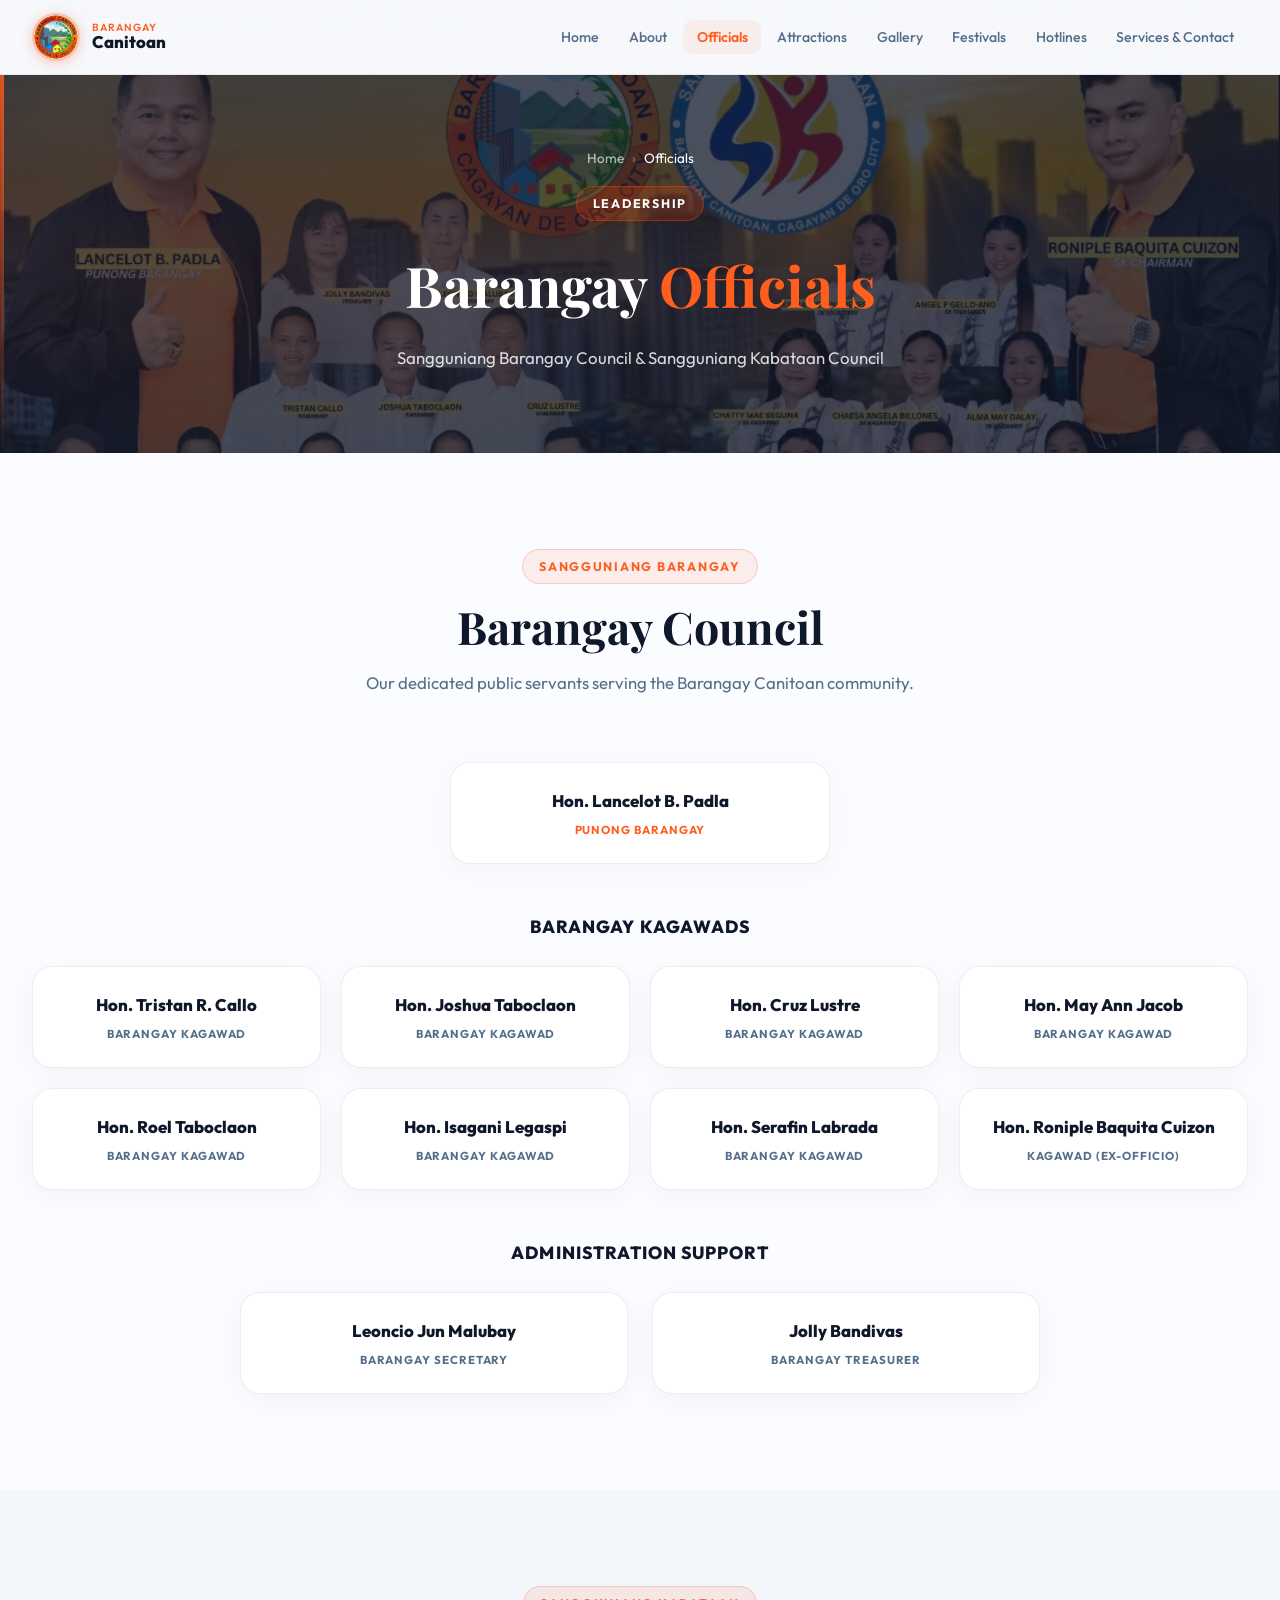
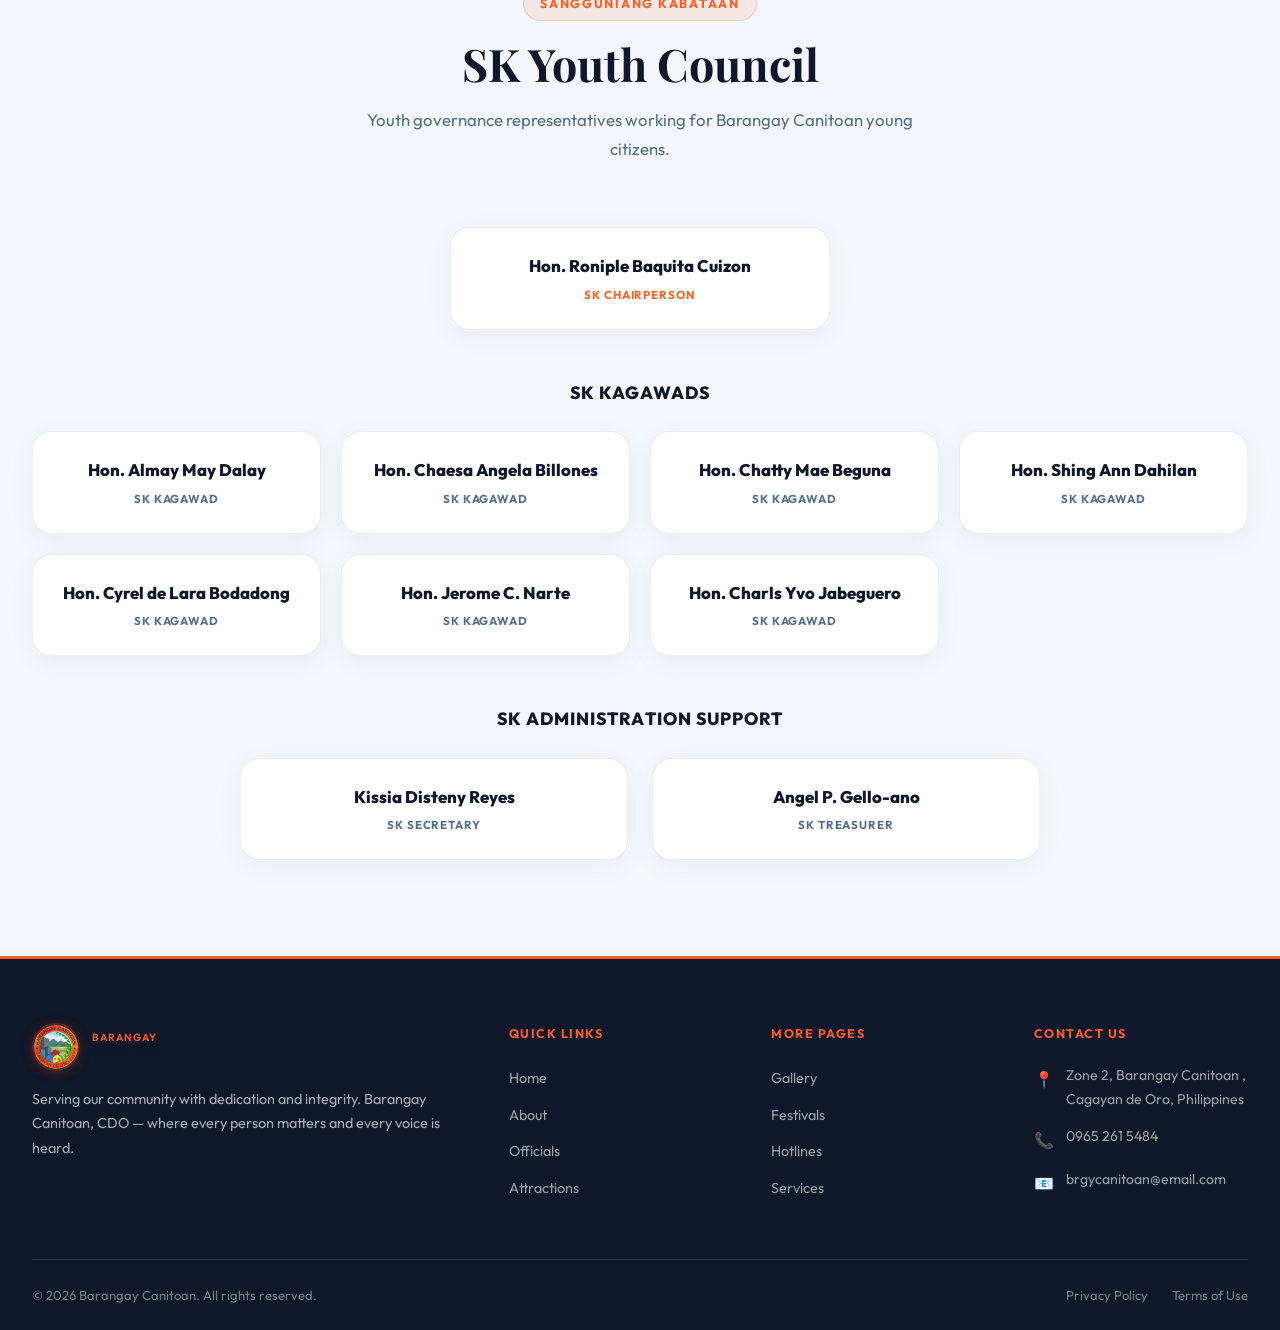
<file: officials.html>
﻿<!DOCTYPE html>
<html lang="en">
<head>
  <meta charset="UTF-8" />
  <meta name="viewport" content="width=device-width, initial-scale=1.0" />
  <meta name="description" content="Meet the Sangguniang Barangay Council and Sangguniang Kabataan Council leaders of Barangay Canitoan, Cagayan de Oro City." />
  <title>Barangay Officials — Barangay Canitoan</title>
  <link rel="stylesheet" href="css/style.css" />
  <link rel="icon" href="images/logo.jpg" />
  <style>
    /* Premium style system overrides for officials */
    .official-item {
      border: 1px solid var(--border);
      border-radius: var(--radius);
      padding: 1.5rem 1.25rem;
      background: var(--bg-card);
      text-align: center;
      cursor: pointer;
      position: relative;
      overflow: hidden;
      transition: all 0.3s cubic-bezier(0.25, 0.8, 0.25, 1);
      user-select: none;
      box-shadow: var(--shadow);
    }
    
    .official-item:hover {
      transform: translateY(-4px);
      box-shadow: var(--shadow-md);
      border-color: var(--primary);
    }

    /* Slick click animation */
    .official-item:active {
      transform: scale(0.95);
    }

    .official-item.active-card {
      border-color: var(--primary);
      background: linear-gradient(135deg, #ffffff, #fff2eb);
      box-shadow: 0 8px 30px rgba(255, 69, 0, 0.15);
      transform: scale(1.03);
    }

    .official-item-name {
      font-size: 1.05rem;
      font-weight: 800;
      color: var(--text-primary);
      margin-bottom: 0.25rem;
    }

    .official-item-role {
      font-size: 0.72rem;
      font-weight: 700;
      color: var(--text-muted);
      text-transform: uppercase;
      letter-spacing: 0.08em;
    }
  </style>
</head>
<body>

<button id="back-to-top" aria-label="Back to top"><svg width="18" height="18" viewBox="0 0 24 24" fill="none" stroke="currentColor" stroke-width="3" stroke-linecap="round" stroke-linejoin="round"><path d="M18 15l-6-6-6 6"/></svg></button>

<!-- NAVBAR -->
<nav class="navbar" id="navbar" aria-label="Main navigation">
  <div class="nav-container">
    <a href="index.html" class="nav-brand">
      <div class="nav-logo"><img src="images/logo.jpg" alt="Barangay Canitoan Seal" /></div>
      <div class="nav-title"><span>Barangay</span><span>Canitoan</span></div>
    </a>
    <button class="hamburger" id="hamburger" aria-label="Toggle navigation"><span></span><span></span><span></span></button>
    <ul class="nav-menu" id="nav-menu">
      <li><a href="index.html" class="nav-link">Home</a></li>
      <li><a href="about.html" class="nav-link">About</a></li>
      <li><a href="officials.html" class="nav-link active">Officials</a></li>
      <li><a href="attractions.html" class="nav-link">Attractions</a></li>
      <li><a href="gallery.html" class="nav-link">Gallery</a></li>
      <li><a href="festivals.html" class="nav-link">Festivals</a></li>
      <li><a href="hotlines.html" class="nav-link">Hotlines</a></li>
      <li><a href="services.html" class="nav-link">Services & Contact</a></li>
    </ul>
  </div>
</nav>

<!-- PAGE HERO -->
<section class="page-hero" style="background: linear-gradient(rgba(15, 23, 42, 0.75), rgba(15, 23, 42, 0.75)), url('images/officials_banner.jpg') no-repeat center center; background-size: cover; color: #ffffff; padding: calc(var(--nav-height) + 4.5rem) 0 5rem;">
  <div class="container">
    <div class="page-hero-content">
      <nav class="breadcrumb" aria-label="Breadcrumb">
        <a href="index.html" style="color: rgba(250, 252, 255, 0.7); text-decoration: none;">Home</a>
        <span class="breadcrumb-sep" style="color: rgba(250, 252, 255, 0.4);">›</span>
        <span style="color: #ffffff;">Officials</span>
      </nav>
      <span class="section-tag" style="background: rgba(255, 69, 0, 0.2); border-color: rgba(255, 69, 0, 0.4); color: #ffffff;">Leadership</span>
      <h1 class="page-hero-title" style="color: #ffffff;">Barangay <span style="color:var(--primary)">Officials</span></h1>
      <p class="page-hero-subtitle" style="color: rgba(250, 252, 255, 0.85);">Sangguniang Barangay Council &amp; Sangguniang Kabataan Council</p>
    </div>
  </div>
</section>

<!-- SANGGUNIANG BARANGAY COUNCIL -->
<section class="section" aria-labelledby="barangay-council-heading">
  <div class="container">
    <div class="section-header">
      <span class="section-tag">Sangguniang Barangay</span>
      <h2 class="section-title" id="barangay-council-heading">Barangay Council</h2>
      <p class="section-desc">Our dedicated public servants serving the Barangay Canitoan community.</p>
    </div>

    <!-- PUNONG BARANGAY -->
    <div style="max-width:380px; margin:0 auto 3rem;">
      <div class="official-item animate-on-scroll" onclick="toggleCard(this)">
        <div class="official-item-name">Hon. Lancelot B. Padla</div>
        <div class="official-item-role" style="color:var(--primary);">Punong Barangay</div>
      </div>
    </div>

    <!-- KAGAWADS -->
    <h3 style="text-align:center; font-size:1.1rem; font-weight:800; color:var(--text-primary); margin-bottom:1.5rem; text-transform:uppercase; letter-spacing:0.06em;">Barangay Kagawads</h3>
    <div class="grid-4" style="gap:1.25rem; margin-bottom:3rem;">
      <div class="official-item animate-on-scroll" onclick="toggleCard(this)">
        <div class="official-item-name">Hon. Tristan R. Callo</div>
        <div class="official-item-role">Barangay Kagawad</div>
      </div>

      <div class="official-item animate-on-scroll" onclick="toggleCard(this)">
        <div class="official-item-name">Hon. Joshua Taboclaon</div>
        <div class="official-item-role">Barangay Kagawad</div>
      </div>

      <div class="official-item animate-on-scroll" onclick="toggleCard(this)">
        <div class="official-item-name">Hon. Cruz Lustre</div>
        <div class="official-item-role">Barangay Kagawad</div>
      </div>

      <div class="official-item animate-on-scroll" onclick="toggleCard(this)">
        <div class="official-item-name">Hon. May Ann Jacob</div>
        <div class="official-item-role">Barangay Kagawad</div>
      </div>

      <div class="official-item animate-on-scroll" onclick="toggleCard(this)">
        <div class="official-item-name">Hon. Roel Taboclaon</div>
        <div class="official-item-role">Barangay Kagawad</div>
      </div>

      <div class="official-item animate-on-scroll" onclick="toggleCard(this)">
        <div class="official-item-name">Hon. Isagani Legaspi</div>
        <div class="official-item-role">Barangay Kagawad</div>
      </div>

      <div class="official-item animate-on-scroll" onclick="toggleCard(this)">
        <div class="official-item-name">Hon. Serafin Labrada</div>
        <div class="official-item-role">Barangay Kagawad</div>
      </div>

      <div class="official-item animate-on-scroll" onclick="toggleCard(this)">
        <div class="official-item-name">Hon. Roniple Baquita Cuizon</div>
        <div class="official-item-role">Kagawad (Ex-Officio)</div>
      </div>
    </div>

    <!-- SECRETARY & TREASURER -->
    <h3 style="text-align:center; font-size:1.1rem; font-weight:800; color:var(--text-primary); margin-bottom:1.5rem; text-transform:uppercase; letter-spacing:0.06em;">Administration Support</h3>
    <div class="grid-2" style="gap:1.5rem; max-width:800px; margin:0 auto;">
      <div class="official-item animate-on-scroll" onclick="toggleCard(this)">
        <div class="official-item-name">Leoncio Jun Malubay</div>
        <div class="official-item-role">Barangay Secretary</div>
      </div>

      <div class="official-item animate-on-scroll" onclick="toggleCard(this)">
        <div class="official-item-name">Jolly Bandivas</div>
        <div class="official-item-role">Barangay Treasurer</div>
      </div>
    </div>
  </div>
</section>

<!-- SANGGUNIANG KABATAAN COUNCIL -->
<section class="section section-alt" aria-labelledby="sk-council-heading">
  <div class="container">
    <div class="section-header">
      <span class="section-tag">Sangguniang Kabataan</span>
      <h2 class="section-title" id="sk-council-heading">SK Youth Council</h2>
      <p class="section-desc">Youth governance representatives working for Barangay Canitoan young citizens.</p>
    </div>

    <!-- SK CHAIRPERSON -->
    <div style="max-width:380px; margin:0 auto 3rem;">
      <div class="official-item animate-on-scroll" onclick="toggleCard(this)">
        <div class="official-item-name">Hon. Roniple Baquita Cuizon</div>
        <div class="official-item-role" style="color:var(--primary);">SK Chairperson</div>
      </div>
    </div>

    <!-- SK KAGAWADS -->
    <h3 style="text-align:center; font-size:1.1rem; font-weight:800; color:var(--text-primary); margin-bottom:1.5rem; text-transform:uppercase; letter-spacing:0.06em;">SK Kagawads</h3>
    <div class="grid-4" style="gap:1.25rem; margin-bottom:3rem;">
      <div class="official-item animate-on-scroll" onclick="toggleCard(this)">
        <div class="official-item-name">Hon. Almay May Dalay</div>
        <div class="official-item-role">SK Kagawad</div>
      </div>

      <div class="official-item animate-on-scroll" onclick="toggleCard(this)">
        <div class="official-item-name">Hon. Chaesa Angela Billones</div>
        <div class="official-item-role">SK Kagawad</div>
      </div>

      <div class="official-item animate-on-scroll" onclick="toggleCard(this)">
        <div class="official-item-name">Hon. Chatty Mae Beguna</div>
        <div class="official-item-role">SK Kagawad</div>
      </div>

      <div class="official-item animate-on-scroll" onclick="toggleCard(this)">
        <div class="official-item-name">Hon. Shing Ann Dahilan</div>
        <div class="official-item-role">SK Kagawad</div>
      </div>

      <div class="official-item animate-on-scroll" onclick="toggleCard(this)">
        <div class="official-item-name">Hon. Cyrel de Lara Bodadong</div>
        <div class="official-item-role">SK Kagawad</div>
      </div>

      <div class="official-item animate-on-scroll" onclick="toggleCard(this)">
        <div class="official-item-name">Hon. Jerome C. Narte</div>
        <div class="official-item-role">SK Kagawad</div>
      </div>

      <div class="official-item animate-on-scroll" onclick="toggleCard(this)">
        <div class="official-item-name">Hon. Charls Yvo Jabeguero</div>
        <div class="official-item-role">SK Kagawad</div>
      </div>
    </div>

    <!-- SK SECRETARY & TREASURER -->
    <h3 style="text-align:center; font-size:1.1rem; font-weight:800; color:var(--text-primary); margin-bottom:1.5rem; text-transform:uppercase; letter-spacing:0.06em;">SK Administration Support</h3>
    <div class="grid-2" style="gap:1.5rem; max-width:800px; margin:0 auto;">
      <div class="official-item animate-on-scroll" onclick="toggleCard(this)">
        <div class="official-item-name">Kissia Disteny Reyes</div>
        <div class="official-item-role">SK Secretary</div>
      </div>

      <div class="official-item animate-on-scroll" onclick="toggleCard(this)">
        <div class="official-item-name">Angel P. Gello-ano</div>
        <div class="official-item-role">SK Treasurer</div>
      </div>
    </div>
  </div>
</section>

<!-- FOOTER -->
<footer class="footer" role="contentinfo">
  <div class="container">
    <div class="footer-grid">
      <div class="footer-brand">
        <div class="nav-brand" style="margin-bottom:0.5rem;">
          <div class="nav-logo"><img src="images/logo.jpg" alt="Barangay Canitoan Seal" /></div>
          <div class="nav-title"><span>Barangay</span><span>Canitoan</span></div>
        </div>
        <p>Serving our community with dedication and integrity. Barangay Canitoan, CDO — where every person matters and every voice is heard.</p>
      </div>
      <div>
        <h3 class="footer-heading">Quick Links</h3>
        <ul class="footer-links">
          <li><a href="index.html">Home</a></li>
          <li><a href="about.html">About</a></li>
          <li><a href="officials.html">Officials</a></li>
          <li><a href="attractions.html">Attractions</a></li>
        </ul>
      </div>
      <div>
        <h3 class="footer-heading">More Pages</h3>
        <ul class="footer-links">
          <li><a href="gallery.html">Gallery</a></li>
          <li><a href="festivals.html">Festivals</a></li>
          <li><a href="hotlines.html">Hotlines</a></li>
          <li><a href="services.html">Services</a></li>
        </ul>
      </div>
      <div>
        <h3 class="footer-heading">Contact Us</h3>
        <div class="footer-contact-item"><span>📍</span><span>Zone 2, Barangay Canitoan , Cagayan de Oro, Philippines</span></div>
        <div class="footer-contact-item"><span>📞</span><span>0965 261 5484</span></div>
        <div class="footer-contact-item"><span>📧</span><span>brgycanitoan@email.com</span></div>
      </div>
    </div>
    <div class="footer-bottom">
      <p>© 2026 Barangay Canitoan. All rights reserved.</p>
      <div class="footer-bottom-links">
        <a href="services.html">Privacy Policy</a>
        <a href="services.html">Terms of Use</a>
      </div>
    </div>
  </div>
</footer>

<script src="js/main.js"></script>
</body>
</html>
</file>
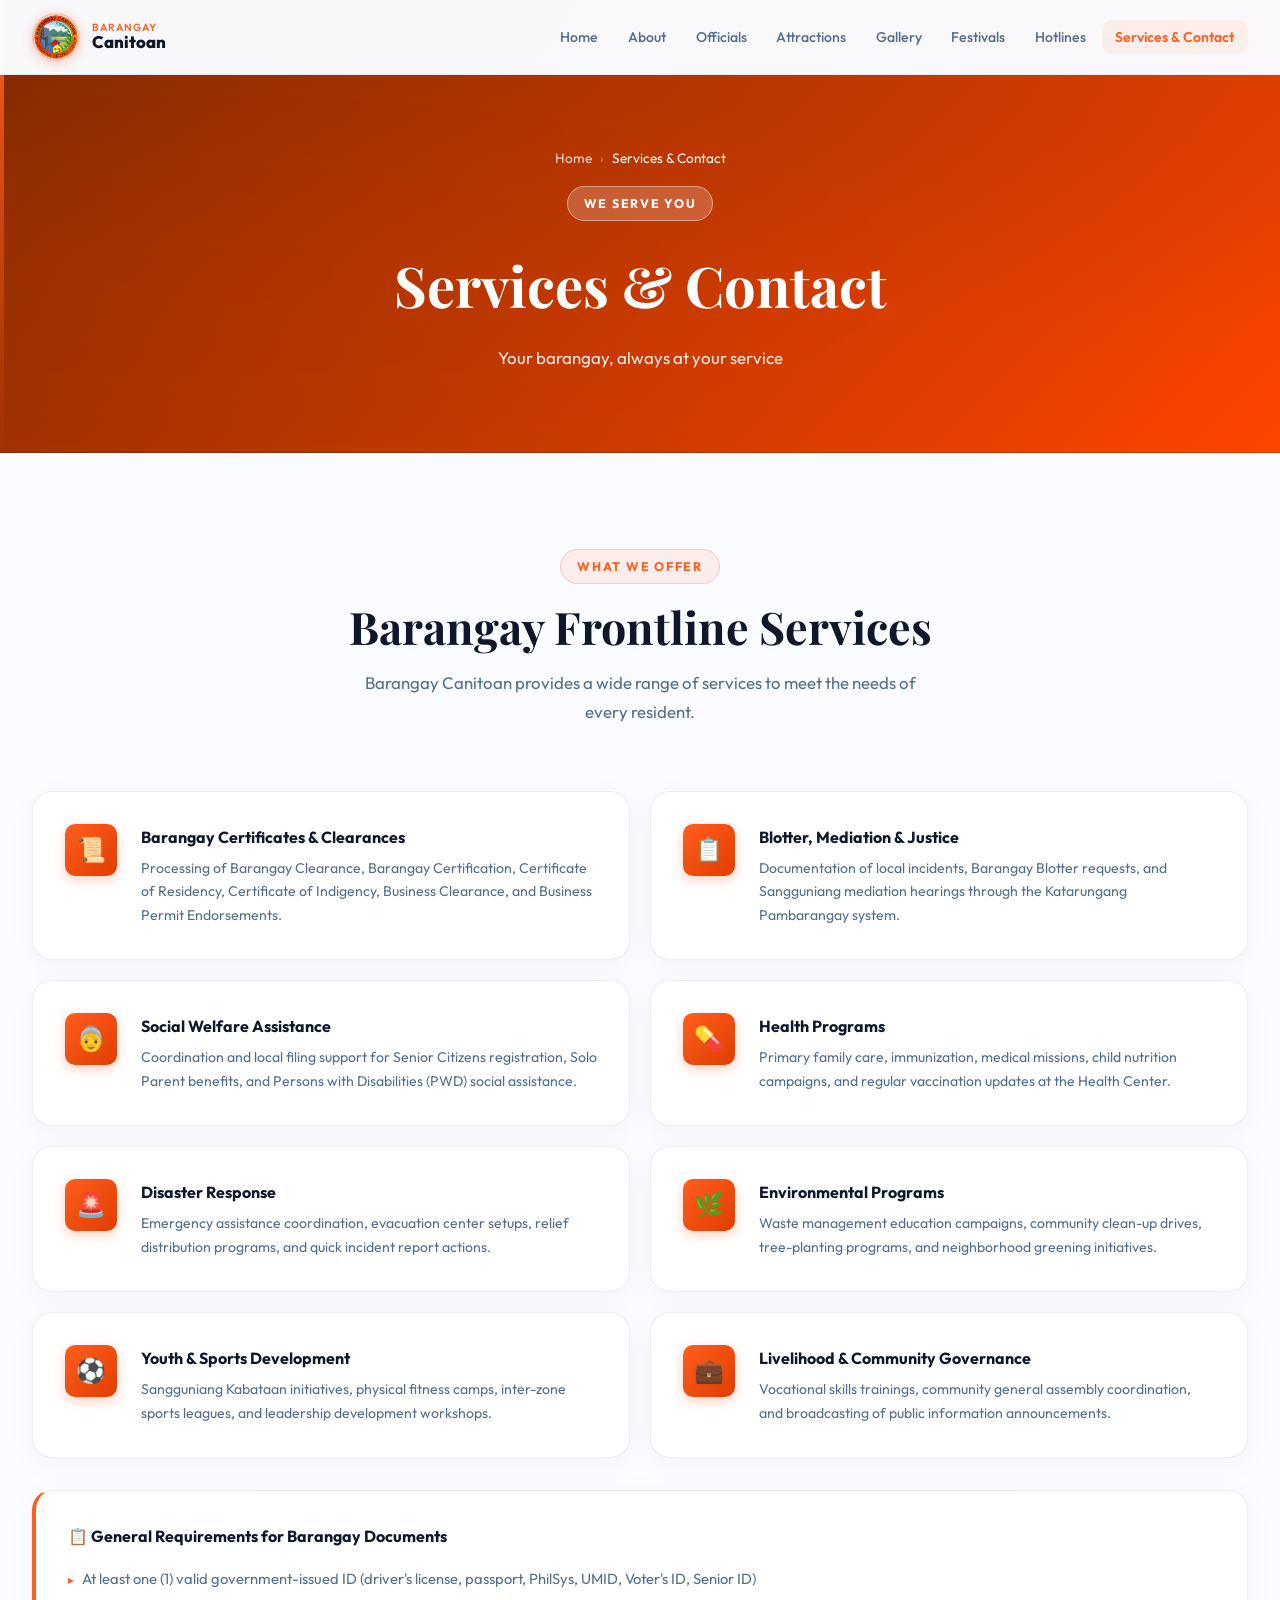
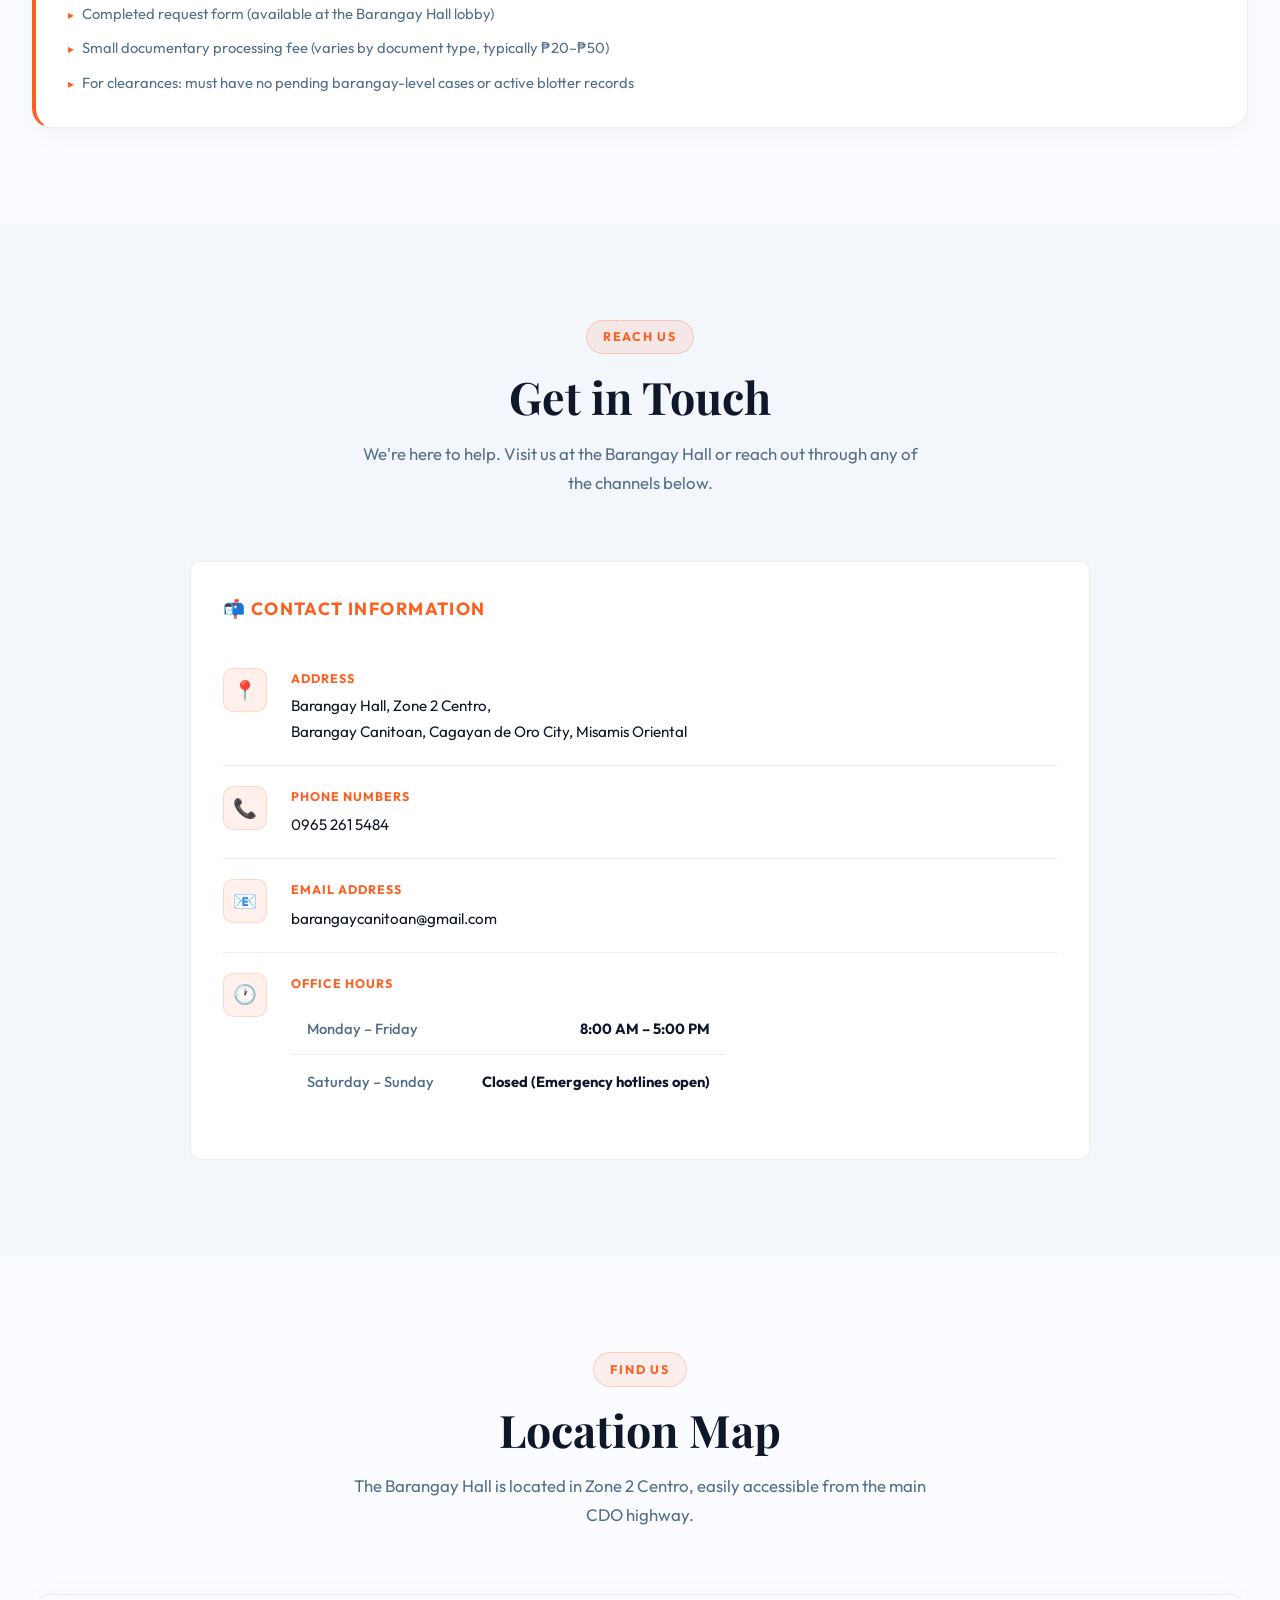
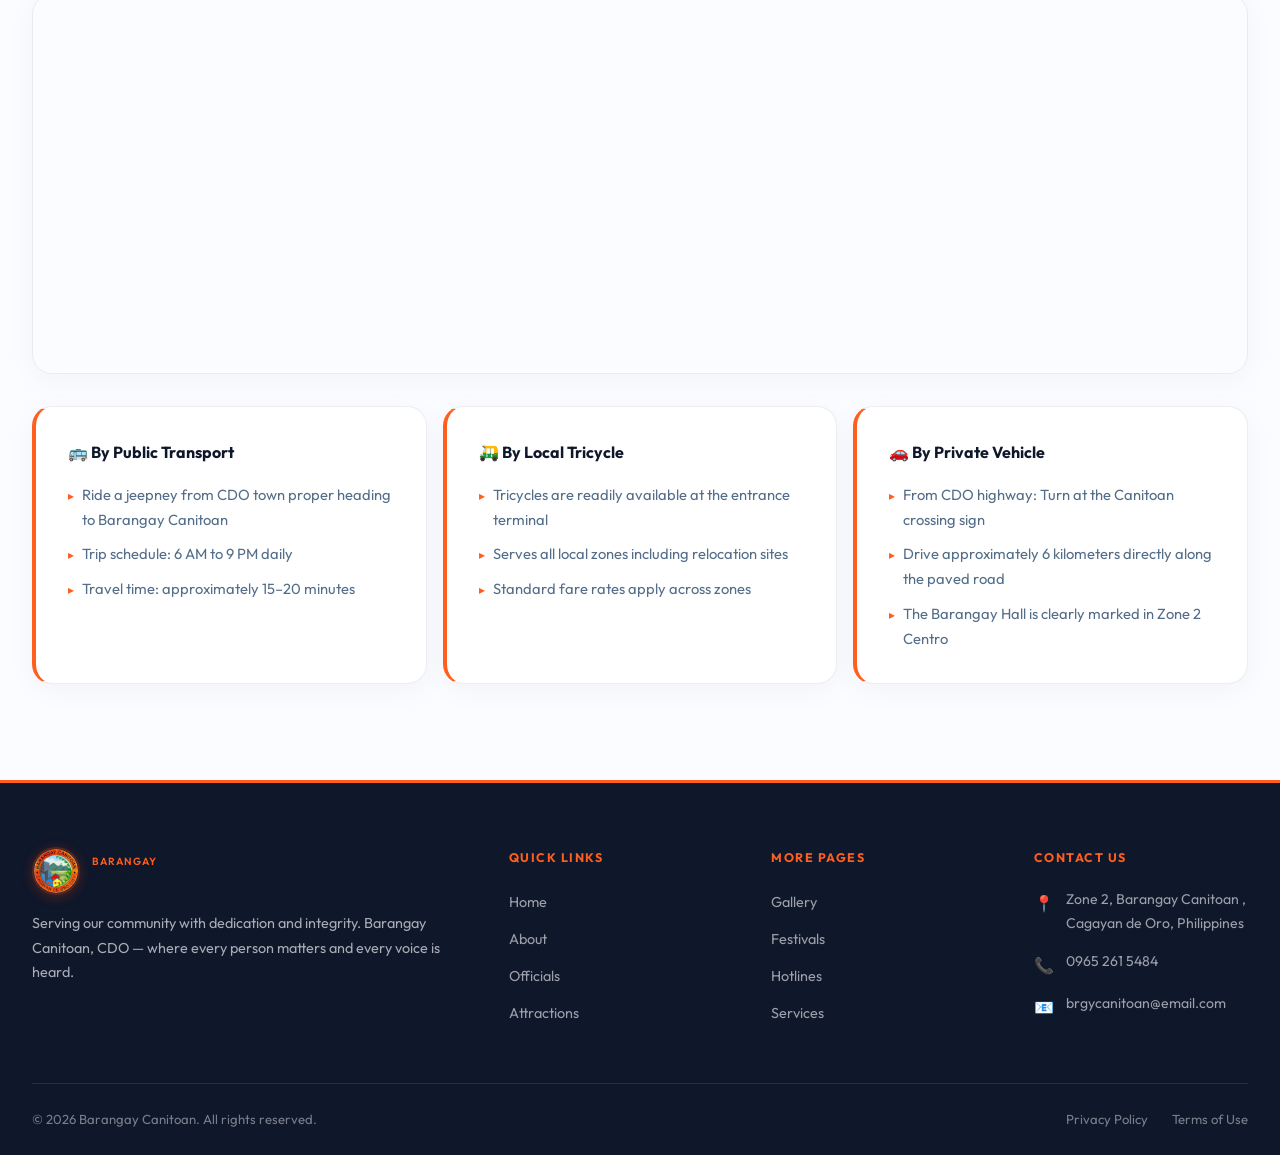
<file: services.html>
<!DOCTYPE html>
<html lang="en">
<head>
  <meta charset="UTF-8" />
  <meta name="viewport" content="width=device-width, initial-scale=1.0" />
  <meta name="description" content="Barangay Canitoan services, office hours, contact information, Facebook page, and location map. We are here to serve you." />
  <title>Services & Contact — Barangay Canitoan</title>
  <link rel="stylesheet" href="css/style.css" />
  <link rel="icon" href="images/logo.jpg" />
  <style>
    .hours-table { width: 100%; border-collapse: collapse; }
    .hours-table tr { border-bottom: 1px solid var(--border); }
    .hours-table tr:last-child { border-bottom: none; }
    .hours-table td { padding: 0.85rem 1rem; font-size: 0.92rem; }
    .hours-table td:first-child { color: var(--text-muted); font-weight: 500; }
    .hours-table td:last-child { color: var(--text-primary); text-align: right; }
    .status-open { color: #1a8f3f; font-weight: 700; }
    .status-closed { color: #c00000; font-weight: 700; }

    .contact-form input,
    .contact-form textarea,
    .contact-form select {
      width: 100%;
      background: #ffffff;
      border: 1.5px solid var(--border-strong);
      border-radius: var(--radius-sm);
      padding: 0.875rem 1.1rem;
      font-size: 0.95rem;
      font-family: 'Outfit', sans-serif;
      color: var(--text-primary);
      transition: var(--transition);
      outline: none;
    }
    .contact-form input:focus,
    .contact-form textarea:focus,
    .contact-form select:focus {
      border-color: var(--primary);
      box-shadow: 0 0 0 3px rgba(255, 69, 0, 0.10);
    }
    .contact-form input::placeholder,
    .contact-form textarea::placeholder { color: var(--text-muted); }
    .contact-form select option { background: #ffffff; color: var(--text-primary); }
    .form-group { margin-bottom: 1.25rem; }
    .form-label { display: block; font-size: 0.82rem; font-weight: 700; color: var(--text-muted); margin-bottom: 0.5rem; text-transform: uppercase; letter-spacing: 0.06em; }
    .form-row { display: grid; grid-template-columns: 1fr 1fr; gap: 1rem; }
  </style>
</head>
<body>

<button id="back-to-top" aria-label="Back to top"><svg width="18" height="18" viewBox="0 0 24 24" fill="none" stroke="currentColor" stroke-width="3" stroke-linecap="round" stroke-linejoin="round"><path d="M18 15l-6-6-6 6"/></svg></button>


<!-- NAVBAR -->
<nav class="navbar" id="navbar" aria-label="Main navigation">
  <div class="nav-container">
    <a href="index.html" class="nav-brand">
      <div class="nav-logo"><img src="images/logo.jpg" alt="Barangay Canitoan Seal" /></div>
      <div class="nav-title"><span>Barangay</span><span>Canitoan</span></div>
    </a>
    <button class="hamburger" id="hamburger" aria-label="Toggle navigation"><span></span><span></span><span></span></button>
    <ul class="nav-menu" id="nav-menu">
      <li><a href="index.html" class="nav-link">Home</a></li>
      <li><a href="about.html" class="nav-link">About</a></li>
      <li><a href="officials.html" class="nav-link">Officials</a></li>
      <li><a href="attractions.html" class="nav-link">Attractions</a></li>
      <li><a href="gallery.html" class="nav-link">Gallery</a></li>
      <li><a href="festivals.html" class="nav-link">Festivals</a></li>
      <li><a href="hotlines.html" class="nav-link">Hotlines</a></li>
      <li><a href="services.html" class="nav-link active">Services & Contact</a></li>
    </ul>
  </div>
</nav>

<!-- PAGE HERO -->
<section class="page-hero" style="background: linear-gradient(135deg, #802A00, #FF4500); color: #ffffff; padding: calc(var(--nav-height) + 4.5rem) 0 5rem;">
  <div class="container">
    <div class="page-hero-content">
      <nav class="breadcrumb" aria-label="Breadcrumb">
        <a href="index.html" style="color: rgba(255, 255, 255, 0.8); text-decoration: none;">Home</a>
        <span class="breadcrumb-sep" style="color: rgba(255, 255, 255, 0.4);">›</span>
        <span style="color: #ffffff;">Services & Contact</span>
      </nav>
      <span class="section-tag" style="background: rgba(255, 255, 255, 0.2); border-color: rgba(255, 255, 255, 0.4); color: #ffffff;">We Serve You</span>
      <h1 class="page-hero-title" style="color: #ffffff;">Services &amp; Contact</h1>
      <p class="page-hero-subtitle" style="color: rgba(255, 255, 255, 0.9);">Your barangay, always at your service</p>
    </div>
  </div>
</section>

<!-- BARANGAY SERVICES -->
<section class="section" aria-labelledby="services-heading">
  <div class="container">
    <div class="section-header">
      <span class="section-tag">What We Offer</span>
      <h2 class="section-title" id="services-heading">Barangay Frontline Services</h2>
      <p class="section-desc">Barangay Canitoan provides a wide range of services to meet the needs of every resident.</p>
    </div>

    <div class="grid-2" style="gap:1.25rem; margin-bottom:2rem;">
      <div class="service-card animate-on-scroll" onclick="toggleCard(this)" id="svc-cert">
        <div class="service-icon" style="color:white;">📜</div>
        <div>
          <h3>Barangay Certificates &amp; Clearances</h3>
          <p>Processing of Barangay Clearance, Barangay Certification, Certificate of Residency, Certificate of Indigency, Business Clearance, and Business Permit Endorsements.</p>
        </div>
      </div>
      
      <div class="service-card animate-on-scroll" onclick="toggleCard(this)" id="svc-blotter">
        <div class="service-icon" style="color:white;">📋</div>
        <div>
          <h3>Blotter, Mediation &amp; Justice</h3>
          <p>Documentation of local incidents, Barangay Blotter requests, and Sangguniang mediation hearings through the Katarungang Pambarangay system.</p>
        </div>
      </div>

      <div class="service-card animate-on-scroll" onclick="toggleCard(this)" id="svc-welfare">
        <div class="service-icon" style="color:white;">👵</div>
        <div>
          <h3>Social Welfare Assistance</h3>
          <p>Coordination and local filing support for Senior Citizens registration, Solo Parent benefits, and Persons with Disabilities (PWD) social assistance.</p>
        </div>
      </div>

      <div class="service-card animate-on-scroll" onclick="toggleCard(this)" id="svc-health">
        <div class="service-icon" style="color:white;">💊</div>
        <div>
          <h3>Health Programs</h3>
          <p>Primary family care, immunization, medical missions, child nutrition campaigns, and regular vaccination updates at the Health Center.</p>
        </div>
      </div>

      <div class="service-card animate-on-scroll" onclick="toggleCard(this)" id="svc-disaster">
        <div class="service-icon" style="color:white;">🚨</div>
        <div>
          <h3>Disaster Response</h3>
          <p>Emergency assistance coordination, evacuation center setups, relief distribution programs, and quick incident report actions.</p>
        </div>
      </div>

      <div class="service-card animate-on-scroll" onclick="toggleCard(this)" id="svc-environ">
        <div class="service-icon" style="color:white;">🌿</div>
        <div>
          <h3>Environmental Programs</h3>
          <p>Waste management education campaigns, community clean-up drives, tree-planting programs, and neighborhood greening initiatives.</p>
        </div>
      </div>

      <div class="service-card animate-on-scroll" onclick="toggleCard(this)" id="svc-youth">
        <div class="service-icon" style="color:white;">⚽</div>
        <div>
          <h3>Youth &amp; Sports Development</h3>
          <p>Sangguniang Kabataan initiatives, physical fitness camps, inter-zone sports leagues, and leadership development workshops.</p>
        </div>
      </div>

      <div class="service-card animate-on-scroll" onclick="toggleCard(this)" id="svc-livelihood">
        <div class="service-icon" style="color:white;">💼</div>
        <div>
          <h3>Livelihood &amp; Community Governance</h3>
          <p>Vocational skills trainings, community general assembly coordination, and broadcasting of public information announcements.</p>
        </div>
      </div>
    </div>

    <!-- REQUIREMENTS BOX -->
    <div class="animate-on-scroll">
      <div class="info-box">
        <h3>📋 General Requirements for Barangay Documents</h3>
        <ul>
          <li>At least one (1) valid government-issued ID (driver's license, passport, PhilSys, UMID, Voter's ID, Senior ID)</li>
          <li>Completed request form (available at the Barangay Hall lobby)</li>
          <li>Small documentary processing fee (varies by document type, typically ₱20–₱50)</li>
          <li>For clearances: must have no pending barangay-level cases or active blotter records</li>
        </ul>
      </div>
    </div>
  </div>
</section>

<!-- CONTACT INFO & FORM -->
<section class="section section-alt" aria-labelledby="contact-heading">
  <div class="container">
    <div class="section-header">
      <span class="section-tag">Reach Us</span>
      <h2 class="section-title" id="contact-heading">Get in Touch</h2>
      <p class="section-desc">We're here to help. Visit us at the Barangay Hall or reach out through any of the channels below.</p>
    </div>

    <div style="max-width: 900px; margin: 0 auto;">
      <!-- CONTACT INFO -->
      <div>
        <div class="contact-info-card animate-on-scroll" id="contact-details">
          <h3 style="font-size:1.1rem; font-weight:700; color:var(--primary); margin-bottom:1.5rem; text-transform:uppercase; letter-spacing:0.08em;">📬 Contact Information</h3>

          <div class="contact-item">
            <div class="contact-icon">📍</div>
            <div class="contact-detail">
              <h4>Address</h4>
              <p>Barangay Hall, Zone 2 Centro,<br/>Barangay Canitoan, Cagayan de Oro City, Misamis Oriental</p>
            </div>
          </div>

          <div class="contact-item">
            <div class="contact-icon">📞</div>
            <div class="contact-detail">
              <h4>Phone Numbers</h4>
              <a href="tel:09652615484">0965 261 5484</a>
            </div>
          </div>

          <div class="contact-item">
            <div class="contact-icon">📧</div>
            <div class="contact-detail">
              <h4>Email Address</h4>
              <a href="mailto:barangaycanitoan@gmail.com">barangaycanitoan@gmail.com</a>
            </div>
          </div>

          <div class="contact-item">
            <div class="contact-icon">🕐</div>
            <div class="contact-detail">
              <h4>Office Hours</h4>
              <table class="hours-table" style="margin-top:0.5rem;">
                <tr><td>Monday – Friday</td><td id="mf-hours" class="status-open">8:00 AM – 5:00 PM</td></tr>
                <tr><td>Saturday – Sunday</td><td class="status-closed">Closed (Emergency hotlines open)</td></tr>
              </table>
            </div>
          </div>
        </div>

      </div>
    </div>
  </div>
</section>

<!-- MAP -->
<section class="section" aria-labelledby="map-heading">
  <div class="container">
    <div class="section-header">
      <span class="section-tag">Find Us</span>
      <h2 class="section-title" id="map-heading">Location Map</h2>
      <p class="section-desc">The Barangay Hall is located in Zone 2 Centro, easily accessible from the main CDO highway.</p>
    </div>
    <div class="map-container animate-on-scroll" aria-label="Map showing the location of Barangay Canitoan Hall">
      <iframe
        src="https://maps.google.com/maps?q=Zone+2,+Barangay+Canitoan,+Cagayan+de+Oro,+Philippines&t=&z=15&ie=UTF8&iwloc=&output=embed"
        title="Location of Barangay Canitoan Hall"
        loading="lazy"
        allowfullscreen>
      </iframe>
    </div>

    <!-- Directions -->
    <div class="grid-3" style="margin-top:2rem; gap:1rem;">
      <div class="info-box animate-on-scroll">
        <h3>🚌 By Public Transport</h3>
        <ul>
          <li>Ride a jeepney from CDO town proper heading to Barangay Canitoan</li>
          <li>Trip schedule: 6 AM to 9 PM daily</li>
          <li>Travel time: approximately 15–20 minutes</li>
        </ul>
      </div>
      <div class="info-box animate-on-scroll">
        <h3>🛺 By Local Tricycle</h3>
        <ul>
          <li>Tricycles are readily available at the entrance terminal</li>
          <li>Serves all local zones including relocation sites</li>
          <li>Standard fare rates apply across zones</li>
        </ul>
      </div>
      <div class="info-box animate-on-scroll">
        <h3>🚗 By Private Vehicle</h3>
        <ul>
          <li>From CDO highway: Turn at the Canitoan crossing sign</li>
          <li>Drive approximately 6 kilometers directly along the paved road</li>
          <li>The Barangay Hall is clearly marked in Zone 2 Centro</li>
        </ul>
      </div>
    </div>
  </div>
</section>

<!-- FOOTER -->
<footer class="footer" role="contentinfo">
  <div class="container">
    <div class="footer-grid">
      <div class="footer-brand">
        <div class="nav-brand" style="margin-bottom:0.5rem;"><div class="nav-logo"><img src="images/logo.jpg" alt="Barangay Canitoan Seal" /></div><div class="nav-title"><span>Barangay</span><span>Canitoan</span></div></div>
        <p>Serving our community with dedication and integrity. Barangay Canitoan, CDO — where every person matters and every voice is heard.</p>
      </div>
      <div><h3 class="footer-heading">Quick Links</h3><ul class="footer-links"><li><a href="index.html">Home</a></li><li><a href="about.html">About</a></li><li><a href="officials.html">Officials</a></li><li><a href="attractions.html">Attractions</a></li></ul></div>
      <div><h3 class="footer-heading">More Pages</h3><ul class="footer-links"><li><a href="gallery.html">Gallery</a></li><li><a href="festivals.html">Festivals</a></li><li><a href="hotlines.html">Hotlines</a></li><li><a href="services.html">Services</a></li></ul></div>
      <div><h3 class="footer-heading">Contact Us</h3><div class="footer-contact-item"><span>📍</span><span>Zone 2, Barangay Canitoan , Cagayan de Oro, Philippines</span></div><div class="footer-contact-item"><span>📞</span><span>0965 261 5484</span></div><div class="footer-contact-item"><span>📧</span><span>brgycanitoan@email.com</span></div></div>
    </div>
    <div class="footer-bottom">
      <p>© 2026 Barangay Canitoan. All rights reserved.</p>
      <div class="footer-bottom-links"><a href="services.html">Privacy Policy</a><a href="services.html">Terms of Use</a></div>
    </div>
  </div>
</footer>

<script src="js/main.js"></script>
<script>
// Contact form
function handleFormSubmit(e) {
  e.preventDefault();
  const btn = document.getElementById('submit-form');
  btn.textContent = 'Sending...';
  btn.disabled = true;
  setTimeout(() => {
    document.getElementById('form-success').style.display = 'block';
    document.getElementById('contact-form').reset();
    btn.textContent = '📨 Send Message';
    btn.disabled = false;
    document.getElementById('form-success').scrollIntoView({ behavior: 'smooth', block: 'nearest' });
  }, 1500);
}

// Show current open/closed status
function updateOfficeStatus() {
  const now = new Date();
  const day = now.getDay(); // 0=Sun, 6=Sat
  const hour = now.getHours();
  const mfEl = document.getElementById('mf-hours');

  if (day >= 1 && day <= 5 && hour >= 8 && hour < 17) {
    mfEl.innerHTML = '8:00 AM – 5:00 PM &nbsp;<span style="color:#1a8f3f;font-size:0.8rem;">● OPEN NOW</span>';
  }
}
updateOfficeStatus();
</script>
</body>
</html>
</file>
<file: css/style.css>
/* ============================
   BARANGAY CANITOAN - MAIN STYLES
   Light Theme Edition
   ============================ */

/* Import Google Fonts */
@import url('https://fonts.googleapis.com/css2?family=Outfit:wght@300;400;500;600;700;800&family=Playfair+Display:wght@600;700&display=swap');

/* ============================
   CSS VARIABLES — LIGHT THEME
   ============================ */
:root {
  /* Brand Colors */
  --primary: #FF5E1F;          /* Sunset Tangerine Orange — accent */
  --primary-light: #FF854D;
  --primary-dark: #E03E00;
  --secondary: #0F172A;        /* Midnight Blue — secondary dark */
  --secondary-light: #1E293B;

  /* Layout Backgrounds */
  --bg-body: #FAFCFF;          /* Ice White — dominant 60% */
  --bg-section: #F3F6FA;       /* Smooth Platinum — supporting 30% */
  --bg-card: #FFFFFF;          /* Pure white cards */
  --bg-card-hover: #FCFDFE;

  /* Text */
  --text-primary: #0F172A;     /* Midnight Blue */
  --text-muted: #546E8A;       /* Soft blue-grey muted */
  --text-light: #FAFCFF;       /* For dark backgrounds */
  --white: #FFFFFF;

  /* Utility */
  --border: rgba(15, 23, 42, 0.07);
  --border-strong: rgba(15, 23, 42, 0.15);
  --shadow: 0 6px 30px rgba(15, 23, 42, 0.04);
  --shadow-md: 0 12px 40px rgba(15, 23, 42, 0.08);
  --shadow-lg: 0 24px 60px rgba(15, 23, 42, 0.12);
  --shadow-orange: 0 6px 24px rgba(255, 94, 31, 0.2);
  --radius: 20px;
  --radius-sm: 10px;
  --radius-lg: 28px;
  --transition: all 0.35s cubic-bezier(0.25, 0.8, 0.25, 1);
  --nav-height: 75px;

  /* Legacy aliases (keep for components) */
  --bg-dark: #0F172A;
  --bg-mid: #F3F6FA;
  --text-dark: #0F172A;
  --accent: #FF5E1F;
  --accent-light: #FF854D;
  --accent-dark: #E03E00;
}

/* ============================
   RESET & BASE
   ============================ */
*, *::before, *::after {
  box-sizing: border-box;
  margin: 0;
  padding: 0;
}

html {
  scroll-behavior: smooth;
  font-size: 16px;
  background-color: var(--bg-body);
}

body {
  font-family: 'Outfit', sans-serif;
  background-color: var(--bg-body);
  color: var(--text-primary);
  line-height: 1.7;
  overflow-x: hidden;
}

img {
  max-width: 100%;
  height: auto;
  display: block;
}

a {
  text-decoration: none;
  color: inherit;
  transition: var(--transition);
}

ul { list-style: none; }

/* ============================
   SCROLLBAR
   ============================ */
::-webkit-scrollbar { width: 6px; }
::-webkit-scrollbar-track { background: var(--bg-section); }
::-webkit-scrollbar-thumb { background: var(--primary); border-radius: 3px; }

/* ============================
   NAVIGATION — White / Frosted
   ============================ */
.navbar {
  position: fixed;
  top: 0;
  left: 0;
  right: 0;
  width: 100%;
  height: var(--nav-height);
  z-index: 1000;
  background: rgba(250, 252, 255, 0.98);
  backdrop-filter: blur(24px);
  -webkit-backdrop-filter: blur(24px);
  border-bottom: 1px solid var(--border);
  transition: var(--transition);
}

.navbar.scrolled {
  background: rgba(250, 252, 255, 0.98);
  box-shadow: 0 2px 20px rgba(15, 23, 42, 0.10);
}

.nav-container {
  max-width: 1300px;
  margin: 0 auto;
  padding: 0 2rem;
  height: 100%;
  display: flex;
  align-items: center;
  justify-content: space-between;
}

.nav-brand {
  display: flex;
  align-items: center;
  gap: 0.75rem;
}

.nav-logo {
  width: 48px;
  height: 48px;
  border-radius: 50%;
  display: flex;
  align-items: center;
  justify-content: center;
  flex-shrink: 0;
  overflow: hidden;
  box-shadow: 0 2px 12px rgba(255, 69, 0, 0.25);
  border: 2px solid rgba(255, 69, 0, 0.3);
}

.nav-logo img {
  width: 100%;
  height: 100%;
  object-fit: cover;
  border-radius: 50%;
}

.nav-title {
  display: flex;
  flex-direction: column;
  line-height: 1.1;
}

.nav-title span:first-child {
  font-size: 0.65rem;
  font-weight: 600;
  color: var(--primary);
  text-transform: uppercase;
  letter-spacing: 0.1em;
}

.nav-title span:last-child {
  font-size: 1.05rem;
  font-weight: 800;
  color: var(--text-primary);
}

.nav-menu {
  display: flex;
  align-items: center;
  gap: 0.15rem;
}

.nav-link {
  padding: 0.5rem 0.85rem;
  border-radius: var(--radius-sm);
  font-size: 0.88rem;
  font-weight: 500;
  color: var(--text-muted);
  transition: var(--transition);
  white-space: nowrap;
}

.nav-link:hover {
  color: var(--text-primary);
  background: var(--bg-section);
}

.nav-link.active {
  color: var(--primary);
  background: rgba(255, 69, 0, 0.06);
  font-weight: 600;
}

.nav-cta {
  background: var(--primary) !important;
  color: #ffffff !important;
  padding: 0.5rem 1.25rem !important;
  border-radius: 50px !important;
  font-weight: 700 !important;
  box-shadow: var(--shadow-orange);
}

.nav-cta:hover {
  background: var(--primary-dark) !important;
  box-shadow: 0 6px 24px rgba(255, 69, 0, 0.4) !important;
  transform: translateY(-1px);
  color: #ffffff !important;
}

/* Hamburger */
.hamburger {
  display: none;
  flex-direction: column;
  gap: 5px;
  cursor: pointer;
  padding: 5px;
  background: none;
  border: none;
}

.hamburger span {
  width: 25px;
  height: 2px;
  background: var(--text-primary);
  border-radius: 2px;
  transition: var(--transition);
}

.hamburger.open span:nth-child(1) { transform: rotate(45deg) translate(5px, 5px); }
.hamburger.open span:nth-child(2) { opacity: 0; }
.hamburger.open span:nth-child(3) { transform: rotate(-45deg) translate(5px, -5px); }

/* ============================
   HERO SECTION
   ============================ */
.hero {
  position: relative;
  min-height: 100vh;
  display: flex;
  align-items: center;
  justify-content: center;
  text-align: center;
  overflow: hidden;
  padding-top: var(--nav-height);
}

.hero-bg {
  position: absolute;
  inset: 0;
  overflow: hidden;
}

.hero-bg-img {
  position: absolute;
  inset: 0;
  width: 100%;
  height: 100%;
  object-fit: cover;
  object-position: center 40%;
  transform: scale(1.05);
  animation: hero-zoom 18s ease-in-out infinite alternate;
}

@keyframes hero-zoom {
  from { transform: scale(1.05); }
  to   { transform: scale(1.12); }
}

/* Gradient overlay: rich orange-to-midnight */
.hero-bg::after {
  content: '';
  position: absolute;
  inset: 0;
  background:
    linear-gradient(
      to bottom,
      rgba(15, 23, 42, 0.50) 0%,
      rgba(255, 69, 0, 0.35) 40%,
      rgba(15, 23, 42, 0.75) 100%
    );
  z-index: 1;
}

.hero-bg::before {
  content: '';
  position: absolute;
  inset: 0;
  background:
    radial-gradient(ellipse at 15% 60%, rgba(255, 69, 0, 0.30) 0%, transparent 55%),
    radial-gradient(ellipse at 85% 30%, rgba(15, 23, 42, 0.40) 0%, transparent 50%);
  z-index: 2;
}

.hero-particles {
  position: absolute;
  inset: 0;
  overflow: hidden;
  z-index: 3;
}

.hero-particles span {
  position: absolute;
  width: 4px;
  height: 4px;
  border-radius: 50%;
  background: rgba(255, 69, 0, 0.7);
  opacity: 0;
  animation: float-particle 8s infinite;
}

@keyframes float-particle {
  0% { transform: translateY(100vh) scale(0); opacity: 0; }
  10% { opacity: 0.6; }
  90% { opacity: 0.3; }
  100% { transform: translateY(-20px) scale(1); opacity: 0; }
}

.hero-content {
  position: relative;
  z-index: 4;
  max-width: 850px;
  padding: 2rem;
}

.hero-badge {
  display: inline-flex;
  align-items: center;
  gap: 0.5rem;
  background: rgba(255, 255, 255, 0.15);
  border: 1px solid rgba(255, 255, 255, 0.35);
  border-radius: 50px;
  padding: 0.4rem 1.2rem;
  font-size: 0.82rem;
  font-weight: 600;
  color: #FAFCFF;
  text-transform: uppercase;
  letter-spacing: 0.1em;
  margin-bottom: 1.5rem;
  animation: fadeInDown 0.8s ease forwards;
  backdrop-filter: blur(10px);
}

.hero-title {
  font-family: 'Playfair Display', serif;
  font-size: clamp(2.8rem, 7vw, 5.5rem);
  font-weight: 700;
  line-height: 1.1;
  color: #FAFCFF;
  margin-bottom: 1.2rem;
  animation: fadeInUp 0.9s ease 0.1s both;
}

.hero-title .highlight {
  background: linear-gradient(135deg, #FF4500, #FF8C69);
  -webkit-background-clip: text;
  -webkit-text-fill-color: transparent;
  background-clip: text;
}

.hero-subtitle {
  font-size: clamp(1rem, 2.5vw, 1.25rem);
  color: rgba(250, 252, 255, 0.88);
  max-width: 600px;
  margin: 0 auto 2.5rem;
  animation: fadeInUp 0.9s ease 0.2s both;
}

.hero-buttons {
  display: flex;
  gap: 1rem;
  justify-content: center;
  flex-wrap: wrap;
  animation: fadeInUp 0.9s ease 0.3s both;
}

.hero-scroll {
  position: absolute;
  bottom: 2rem;
  left: 50%;
  transform: translateX(-50%);
  z-index: 4;
  display: flex;
  flex-direction: column;
  align-items: center;
  gap: 0.5rem;
  color: rgba(250, 252, 255, 0.7);
  font-size: 0.75rem;
  animation: bounce 2s infinite;
}

.hero-scroll::after {
  content: '';
  width: 1px;
  height: 40px;
  background: linear-gradient(to bottom, rgba(250, 252, 255, 0.5), transparent);
}

/* ============================
   BUTTONS
   ============================ */
.btn {
  display: inline-flex;
  align-items: center;
  gap: 0.5rem;
  padding: 0.85rem 2rem;
  border-radius: 50px;
  font-weight: 700;
  font-size: 0.95rem;
  font-family: 'Outfit', sans-serif;
  cursor: pointer;
  border: none;
  transition: var(--transition);
  text-decoration: none;
  user-select: none;
}

.btn:active,
.filter-btn:active {
  transform: scale(0.95) !important;
  transition: transform 0.1s cubic-bezier(0.175, 0.885, 0.32, 1.275);
}


.btn-primary {
  background: linear-gradient(135deg, #FF5E36, #FF2E93) !important;
  color: #ffffff !important;
  box-shadow: 0 4px 15px rgba(255, 94, 31, 0.3) !important;
}

.btn-primary:hover {
  background: linear-gradient(135deg, #FF704D, #FF45a5) !important;
  transform: translateY(-3px) !important;
  box-shadow: 0 8px 25px rgba(255, 94, 31, 0.45) !important;
  color: #ffffff !important;
}

.btn-outline {
  background: rgba(255, 255, 255, 0.15);
  color: #FAFCFF;
  border: 2px solid rgba(255, 255, 255, 0.50);
  backdrop-filter: blur(10px);
}

.btn-outline:hover {
  background: rgba(255, 255, 255, 0.25);
  border-color: rgba(255, 255, 255, 0.75);
  transform: translateY(-3px);
  color: #ffffff;
}

.btn-green {
  background: #0F172A;
  color: #ffffff;
  box-shadow: 0 4px 20px rgba(15, 23, 42, 0.25);
}

.btn-green:hover {
  background: #1E293B;
  transform: translateY(-3px);
  box-shadow: 0 8px 30px rgba(15, 23, 42, 0.35);
  color: #ffffff;
}

/* Light-bg buttons (used inside white sections) */
.btn-primary-light {
  background: linear-gradient(135deg, #FF5E36, #FF2E93) !important;
  color: #ffffff !important;
  box-shadow: 0 4px 15px rgba(255, 94, 31, 0.3) !important;
  border-radius: 50px;
  padding: 0.85rem 2rem;
  font-weight: 700;
  display: inline-flex;
  align-items: center;
  gap: 0.5rem;
  font-family: 'Outfit', sans-serif;
  font-size: 0.95rem;
  transition: var(--transition);
  cursor: pointer;
  border: none;
}

.btn-primary-light:hover {
  background: linear-gradient(135deg, #FF704D, #FF45a5) !important;
  transform: translateY(-2px) !important;
  box-shadow: 0 8px 28px rgba(255, 94, 31, 0.40) !important;
  color: #ffffff !important;
}

.btn-outline-dark {
  background: transparent;
  color: var(--text-primary);
  border: 2px solid var(--border-strong);
  border-radius: 50px;
  padding: 0.85rem 2rem;
  font-weight: 600;
  display: inline-flex;
  align-items: center;
  gap: 0.5rem;
  font-family: 'Outfit', sans-serif;
  font-size: 0.95rem;
  transition: var(--transition);
  cursor: pointer;
}

.btn-outline-dark:hover {
  background: var(--bg-section);
  border-color: var(--primary);
  color: var(--primary);
  transform: translateY(-2px);
}

/* ============================
   LAYOUT
   ============================ */
.container {
  max-width: 1300px;
  margin: 0 auto;
  padding: 0 2rem;
}

.section {
  padding: 6rem 0;
  background: var(--bg-body);
}

.section-alt {
  background: var(--bg-section);
}

.section-header {
  text-align: center;
  margin-bottom: 4rem;
}

.section-tag {
  display: inline-block;
  background: rgba(255, 69, 0, 0.08);
  color: var(--primary);
  font-size: 0.78rem;
  font-weight: 700;
  text-transform: uppercase;
  letter-spacing: 0.14em;
  padding: 0.35rem 1rem;
  border-radius: 50px;
  border: 1.5px solid rgba(255, 69, 0, 0.20);
  margin-bottom: 1rem;
}

.section-title {
  font-family: 'Playfair Display', serif;
  font-size: clamp(1.8rem, 4vw, 2.8rem);
  font-weight: 700;
  color: var(--text-primary);
  line-height: 1.2;
  margin-bottom: 1rem;
}

.section-desc {
  font-size: 1.05rem;
  color: var(--text-muted);
  max-width: 580px;
  margin: 0 auto;
}

/* ============================
   CARDS
   ============================ */
.card {
  background: var(--bg-card);
  border: 1px solid var(--border);
  border-radius: var(--radius);
  overflow: hidden;
  transition: var(--transition);
  box-shadow: var(--shadow);
}

.card:hover {
  background: var(--bg-card-hover);
  border-color: rgba(255, 69, 0, 0.15);
  transform: translateY(-6px);
  box-shadow: var(--shadow-md);
}

.card-img {
  width: 100%;
  height: 220px;
  object-fit: cover;
}

.card-body { padding: 1.5rem; }

.card-tag {
  display: inline-block;
  font-size: 0.72rem;
  font-weight: 700;
  text-transform: uppercase;
  letter-spacing: 0.1em;
  color: var(--primary);
  margin-bottom: 0.5rem;
}

.card-title {
  font-size: 1.1rem;
  font-weight: 700;
  color: var(--text-primary);
  margin-bottom: 0.5rem;
}

.card-desc {
  font-size: 0.9rem;
  color: var(--text-muted);
  line-height: 1.65;
}

/* ============================
   GRID LAYOUTS
   ============================ */
.grid-3 { display: grid; grid-template-columns: repeat(3, 1fr); gap: 1.75rem; }
.grid-4 { display: grid; grid-template-columns: repeat(4, 1fr); gap: 1.5rem; }
.grid-2 { display: grid; grid-template-columns: repeat(2, 1fr); gap: 2rem; }

/* ============================
   PAGE HERO — Inner pages
   ============================ */
.page-hero {
  background: var(--bg-section);
  padding: calc(var(--nav-height) + 3rem) 0 3.5rem;
  position: relative;
  overflow: hidden;
  border-bottom: 1px solid var(--border);
}

.page-hero::before {
  content: '';
  position: absolute;
  inset: 0;
  background:
    radial-gradient(ellipse at 15% 60%, rgba(255, 69, 0, 0.06) 0%, transparent 55%),
    radial-gradient(ellipse at 85% 30%, rgba(15, 23, 42, 0.04) 0%, transparent 50%);
  pointer-events: none;
}

/* Orange accent bar on left */
.page-hero::after {
  content: '';
  position: absolute;
  left: 0;
  top: 0;
  bottom: 0;
  width: 4px;
  background: linear-gradient(to bottom, var(--primary), transparent);
}

.page-hero-content {
  position: relative;
  z-index: 1;
  text-align: center;
}

.page-hero-title {
  font-family: 'Playfair Display', serif;
  font-size: clamp(2rem, 5vw, 3.5rem);
  font-weight: 700;
  color: var(--text-primary);
  margin-bottom: 0.75rem;
}

.page-hero-subtitle {
  color: var(--text-muted);
  font-size: 1.05rem;
}

.breadcrumb {
  display: flex;
  justify-content: center;
  gap: 0.5rem;
  font-size: 0.85rem;
  color: var(--text-muted);
  margin-bottom: 1rem;
}

.breadcrumb a:hover { color: var(--primary); }
.breadcrumb-sep { color: var(--border-strong); }

/* ============================
   FOOTER — Midnight Blue
   ============================ */
.footer {
  background: var(--secondary);
  border-top: 3px solid var(--primary);
  padding: 4rem 0 0;
}

.footer-grid {
  display: grid;
  grid-template-columns: 2fr 1fr 1fr 1fr;
  gap: 3rem;
  margin-bottom: 3rem;
}

.footer-brand p {
  font-size: 0.9rem;
  color: rgba(250, 252, 255, 0.65);
  margin: 1rem 0 1.5rem;
  line-height: 1.7;
}

.footer-social {
  display: flex;
  gap: 0.75rem;
}

.social-link {
  width: 38px;
  height: 38px;
  border-radius: 50%;
  background: rgba(255, 255, 255, 0.08);
  border: 1px solid rgba(255, 255, 255, 0.15);
  display: flex;
  align-items: center;
  justify-content: center;
  font-size: 1rem;
  transition: var(--transition);
  color: rgba(250, 252, 255, 0.7);
}

.social-link:hover {
  background: var(--primary);
  border-color: var(--primary);
  color: #ffffff;
  transform: translateY(-3px);
}

.footer-heading {
  font-size: 0.78rem;
  font-weight: 700;
  text-transform: uppercase;
  letter-spacing: 0.12em;
  color: var(--primary);
  margin-bottom: 1.25rem;
}

.footer-links {
  display: flex;
  flex-direction: column;
  gap: 0.6rem;
}

.footer-links a {
  font-size: 0.9rem;
  color: rgba(250, 252, 255, 0.60);
  transition: var(--transition);
}

.footer-links a:hover {
  color: #ffffff;
  padding-left: 4px;
}

.footer-contact-item {
  display: flex;
  gap: 0.75rem;
  align-items: flex-start;
  margin-bottom: 0.85rem;
}

.footer-contact-item span:first-child {
  font-size: 1rem;
  flex-shrink: 0;
  margin-top: 2px;
}

.footer-contact-item span:last-child {
  font-size: 0.88rem;
  color: rgba(250, 252, 255, 0.60);
}

.footer-bottom {
  border-top: 1px solid rgba(255, 255, 255, 0.10);
  padding: 1.5rem 0;
  display: flex;
  align-items: center;
  justify-content: space-between;
  flex-wrap: wrap;
  gap: 1rem;
}

.footer-bottom p { font-size: 0.82rem; color: rgba(250, 252, 255, 0.45); }

.footer-bottom-links { display: flex; gap: 1.5rem; }
.footer-bottom-links a { font-size: 0.82rem; color: rgba(250, 252, 255, 0.45); }
.footer-bottom-links a:hover { color: var(--primary); }

/* ============================
   OFFICIALS CARDS
   ============================ */
.official-card {
  background: var(--bg-card);
  border: 1px solid var(--border);
  border-radius: var(--radius);
  padding: 2rem 1.5rem;
  text-align: center;
  transition: var(--transition);
  position: relative;
  overflow: hidden;
  box-shadow: var(--shadow);
}

.official-card::before {
  content: '';
  position: absolute;
  top: 0; left: 0; right: 0;
  height: 3px;
  background: linear-gradient(90deg, var(--primary), var(--primary-light));
  transform: scaleX(0);
  transition: var(--transition);
}

.official-card:hover::before { transform: scaleX(1); }
.official-card:hover {
  transform: translateY(-6px);
  box-shadow: var(--shadow-md);
  border-color: rgba(255, 69, 0, 0.12);
}

.official-avatar {
  width: 100px; height: 100px;
  border-radius: 50%;
  margin: 0 auto 1.25rem;
  object-fit: cover;
  border: 3px solid rgba(255, 69, 0, 0.3);
  box-shadow: 0 4px 16px rgba(255, 69, 0, 0.15);
}

.official-avatar-placeholder {
  width: 100px; height: 100px;
  border-radius: 50%;
  margin: 0 auto 1.25rem;
  background: linear-gradient(135deg, var(--primary), #FF8C69);
  display: flex;
  align-items: center;
  justify-content: center;
  font-size: 2.5rem;
  border: 3px solid rgba(255, 255, 255, 0.5);
  box-shadow: 0 4px 16px rgba(255, 69, 0, 0.20);
}

.official-name {
  font-size: 1rem;
  font-weight: 700;
  color: var(--text-primary);
  margin-bottom: 0.25rem;
}

.official-position {
  font-size: 0.78rem;
  font-weight: 700;
  color: var(--primary);
  text-transform: uppercase;
  letter-spacing: 0.08em;
}

.official-term {
  font-size: 0.8rem;
  color: var(--text-muted);
  margin-top: 0.25rem;
}

/* Captain Card */
.captain-card {
  background: linear-gradient(135deg, #fff9f7, #fff3ee);
  border: 2px solid rgba(255, 69, 0, 0.20);
  border-radius: var(--radius-lg);
  padding: 3rem 2.5rem;
  text-align: center;
  position: relative;
  overflow: hidden;
  margin-bottom: 3rem;
  box-shadow: var(--shadow-md);
}

.captain-card::before {
  content: '';
  position: absolute;
  inset: 0;
  background: radial-gradient(ellipse at center, rgba(255, 69, 0, 0.05) 0%, transparent 70%);
}

.captain-avatar {
  width: 140px; height: 140px;
  border-radius: 50%;
  margin: 0 auto 1.5rem;
  background: linear-gradient(135deg, var(--primary), #FF8C69);
  display: flex;
  align-items: center;
  justify-content: center;
  font-size: 3.5rem;
  border: 4px solid rgba(255, 69, 0, 0.25);
  box-shadow: 0 8px 32px rgba(255, 69, 0, 0.25);
  position: relative;
  z-index: 1;
}

.captain-title {
  font-family: 'Playfair Display', serif;
  font-size: 1.8rem;
  font-weight: 700;
  color: var(--text-primary);
  margin-bottom: 0.25rem;
  position: relative;
  z-index: 1;
}

.captain-position {
  font-size: 0.88rem;
  font-weight: 700;
  color: var(--primary);
  text-transform: uppercase;
  letter-spacing: 0.12em;
  position: relative;
  z-index: 1;
}

/* ============================
   SERVICE CARDS
   ============================ */
.service-card {
  background: var(--bg-card);
  border: 1px solid var(--border);
  border-radius: var(--radius);
  padding: 2rem;
  transition: all 0.3s cubic-bezier(0.25, 0.8, 0.25, 1) !important;
  display: flex;
  gap: 1.5rem;
  align-items: flex-start;
  box-shadow: var(--shadow);
  cursor: pointer;
  user-select: none;
}

.service-card:hover {
  border-color: var(--primary) !important;
  transform: translateY(-4px) !important;
  box-shadow: var(--shadow-md);
}

.service-card:active {
  transform: scale(0.96) !important;
}

.service-card.active-card {
  border-color: var(--primary) !important;
  background: linear-gradient(135deg, #ffffff, #fff2eb) !important;
  box-shadow: 0 8px 30px rgba(255, 69, 0, 0.15) !important;
  transform: scale(1.03) !important;
}

.service-icon {
  width: 52px; height: 52px;
  border-radius: var(--radius-sm);
  background: linear-gradient(135deg, var(--primary), var(--primary-dark));
  display: flex;
  align-items: center;
  justify-content: center;
  font-size: 1.5rem;
  flex-shrink: 0;
  box-shadow: 0 4px 12px rgba(255, 69, 0, 0.25);
}

.service-card h3 { font-size: 1rem; font-weight: 700; color: var(--text-primary); margin-bottom: 0.4rem; }
.service-card p { font-size: 0.88rem; color: var(--text-muted); line-height: 1.65; }

/* ============================
   CONTACT
   ============================ */
.contact-info-card {
  background: var(--bg-card);
  border: 1px solid var(--border);
  border-radius: var(--radius-sm);
  padding: 2rem;
}

.contact-item {
  display: flex;
  gap: 1.5rem;
  align-items: flex-start;
  padding: 1.25rem 0;
  border-bottom: 1px solid var(--border);
}

.contact-item:last-child { border-bottom: none; }

.contact-icon {
  width: 44px; height: 44px;
  border-radius: var(--radius-sm);
  background: rgba(255, 69, 0, 0.08);
  border: 1.5px solid rgba(255, 69, 0, 0.15);
  display: flex;
  align-items: center;
  justify-content: center;
  font-size: 1.2rem;
  flex-shrink: 0;
}

.contact-detail h4 {
  font-size: 0.78rem;
  font-weight: 700;
  text-transform: uppercase;
  letter-spacing: 0.08em;
  color: var(--primary);
  margin-bottom: 0.25rem;
}

.contact-detail p, .contact-detail a {
  font-size: 0.95rem;
  color: var(--text-primary);
}

.contact-detail a:hover { color: var(--primary); }

/* ============================
   INFO BOXES
   ============================ */
.info-box {
  background: var(--bg-card);
  border: 1px solid var(--border);
  border-left: 4px solid var(--primary);
  border-radius: var(--radius);
  padding: 2rem;
  box-shadow: var(--shadow);
}

.info-box h3 {
  font-size: 1rem;
  font-weight: 700;
  color: var(--text-primary);
  margin-bottom: 1rem;
  display: flex;
  align-items: center;
  gap: 0.5rem;
}

.info-box ul { display: flex; flex-direction: column; gap: 0.6rem; }

.info-box ul li {
  font-size: 0.92rem;
  color: var(--text-muted);
  display: flex;
  align-items: flex-start;
  gap: 0.5rem;
}

.info-box ul li::before {
  content: '▸';
  color: var(--primary);
  font-size: 0.75rem;
  margin-top: 4px;
  flex-shrink: 0;
}

/* ============================
   GALLERY
   ============================ */
.gallery-grid {
  display: grid;
  grid-template-columns: repeat(3, 1fr);
  grid-auto-rows: 200px;
  gap: 1rem;
}

.gallery-item { border-radius: var(--radius-sm); overflow: hidden; position: relative; cursor: pointer; }
.gallery-item.tall { grid-row: span 2; }
.gallery-item.wide { grid-column: span 2; }
.gallery-item img { width: 100%; height: 100%; object-fit: cover; transition: transform 0.5s ease; }
.gallery-item:hover img { transform: scale(1.08); }

.gallery-overlay {
  position: absolute; inset: 0;
  background: linear-gradient(to top, rgba(15,23,42,0.75) 0%, transparent 60%);
  opacity: 0; transition: var(--transition);
  display: flex; align-items: flex-end; padding: 1rem;
}

.gallery-item:hover .gallery-overlay { opacity: 1; }
.gallery-caption { color: var(--white); font-size: 0.88rem; font-weight: 600; }

/* ============================
   FESTIVAL CARDS
   ============================ */
.festival-card {
  background: var(--bg-card);
  border: 1px solid var(--border);
  border-radius: var(--radius);
  overflow: hidden;
  transition: var(--transition);
  display: flex;
  box-shadow: var(--shadow);
}

.festival-card:hover { transform: translateY(-4px); box-shadow: var(--shadow-md); }

.festival-month {
  background: var(--primary);
  min-width: 80px;
  display: flex;
  flex-direction: column;
  align-items: center;
  justify-content: center;
  padding: 1.5rem 1rem;
  text-align: center;
}

.festival-month span:first-child { font-size: 2rem; font-weight: 800; color: #ffffff; line-height: 1; }
.festival-month span:last-child { font-size: 0.72rem; font-weight: 700; text-transform: uppercase; letter-spacing: 0.08em; color: rgba(255,255,255,0.80); }

.festival-content { padding: 1.5rem; }
.festival-content h3 { font-size: 1rem; font-weight: 700; color: var(--text-primary); margin-bottom: 0.4rem; }
.festival-content p { font-size: 0.88rem; color: var(--text-muted); }

/* ============================
   HOTLINES
   ============================ */
.hotline-card {
  background: var(--bg-card);
  border: 1px solid var(--border);
  border-radius: var(--radius);
  padding: 1.75rem;
  display: flex;
  align-items: center;
  gap: 1.25rem;
  transition: all 0.3s cubic-bezier(0.25, 0.8, 0.25, 1) !important;
  box-shadow: var(--shadow);
  cursor: pointer;
  user-select: none;
}

.hotline-card:hover {
  border-color: var(--primary) !important;
  transform: translateY(-4px) !important;
  box-shadow: var(--shadow-md);
}

.hotline-card:active {
  transform: scale(0.96) !important;
}

.hotline-card.active-card {
  border-color: var(--primary) !important;
  background: linear-gradient(135deg, #ffffff, #fff2eb) !important;
  box-shadow: 0 8px 30px rgba(255, 69, 0, 0.15) !important;
  transform: scale(1.03) !important;
}

.hotline-icon {
  width: 56px; height: 56px;
  border-radius: var(--radius-sm);
  display: flex; align-items: center; justify-content: center;
  font-size: 1.6rem; flex-shrink: 0;
}

.hotline-icon.emergency { background: rgba(220, 53, 69, 0.08); border: 1.5px solid rgba(220, 53, 69, 0.2); }
.hotline-icon.police { background: rgba(30, 100, 200, 0.08); border: 1.5px solid rgba(30, 100, 200, 0.2); }
.hotline-icon.fire { background: rgba(255, 69, 0, 0.08); border: 1.5px solid rgba(255, 69, 0, 0.2); }
.hotline-icon.health { background: rgba(40, 167, 69, 0.08); border: 1.5px solid rgba(40, 167, 69, 0.2); }
.hotline-icon.barangay { background: rgba(15, 23, 42, 0.06); border: 1.5px solid rgba(15, 23, 42, 0.15); }
.hotline-icon.disaster { background: rgba(255, 69, 0, 0.08); border: 1.5px solid rgba(255, 69, 0, 0.2); }

.hotline-info h3 { font-size: 1rem; font-weight: 700; color: var(--text-primary); margin-bottom: 0.2rem; }
.hotline-number { font-size: 1.3rem; font-weight: 800; color: var(--primary); }
.hotline-note { font-size: 0.78rem; color: var(--text-muted); }

/* ============================
   MAP EMBED
   ============================ */
.map-container {
  border-radius: var(--radius);
  overflow: hidden;
  border: 1px solid var(--border);
  height: 380px;
  box-shadow: var(--shadow);
}

.map-container iframe { width: 100%; height: 100%; border: none; filter: none; }

/* ============================
   ABOUT — TIMELINE
   ============================ */
.timeline { position: relative; padding-left: 2rem; }

.timeline::before {
  content: '';
  position: absolute;
  left: 0; top: 0; bottom: 0;
  width: 2px;
  background: linear-gradient(to bottom, var(--primary), rgba(255,69,0,0.15), transparent);
}

.timeline-item { position: relative; margin-bottom: 2.5rem; padding-left: 1.5rem; }

.timeline-item::before {
  content: '';
  position: absolute;
  left: -2.5rem; top: 6px;
  width: 12px; height: 12px;
  border-radius: 50%;
  background: var(--primary);
  border: 2px solid #ffffff;
  box-shadow: 0 0 0 3px rgba(255, 69, 0, 0.20);
}

.timeline-year { font-size: 0.78rem; font-weight: 700; color: var(--primary); text-transform: uppercase; letter-spacing: 0.1em; margin-bottom: 0.4rem; }
.timeline-item h3 { font-size: 1.05rem; font-weight: 700; color: var(--text-primary); margin-bottom: 0.4rem; }
.timeline-item p { font-size: 0.9rem; color: var(--text-muted); line-height: 1.65; }

/* ============================
   VISION / MISSION
   ============================ */
.vm-card {
  background: var(--bg-card);
  border: 1px solid var(--border);
  border-top: 4px solid var(--primary);
  border-radius: var(--radius);
  padding: 2.5rem;
  position: relative;
  overflow: hidden;
  box-shadow: var(--shadow);
}

.vm-card::before {
  content: '"';
  position: absolute;
  top: -1rem; left: 1.5rem;
  font-size: 8rem;
  font-family: 'Playfair Display', serif;
  color: rgba(255, 69, 0, 0.05);
  line-height: 1;
}

.vm-card h3 { font-size: 0.82rem; font-weight: 700; text-transform: uppercase; letter-spacing: 0.12em; color: var(--primary); margin-bottom: 1rem; }
.vm-card p { font-size: 1rem; color: var(--text-muted); line-height: 1.8; font-style: italic; position: relative; z-index: 1; }

/* ============================
   ANIMATIONS
   ============================ */
@keyframes fadeInDown {
  from { opacity: 0; transform: translateY(-20px); }
  to { opacity: 1; transform: translateY(0); }
}

@keyframes fadeInUp {
  from { opacity: 0; transform: translateY(30px); }
  to { opacity: 1; transform: translateY(0); }
}

@keyframes bounce {
  0%, 100% { transform: translateX(-50%) translateY(0); }
  50% { transform: translateX(-50%) translateY(-8px); }
}

@keyframes pulse-glow {
  0%, 100% { box-shadow: 0 0 20px rgba(255, 69, 0, 0.2); }
  50% { box-shadow: 0 0 40px rgba(255, 69, 0, 0.45); }
}

.animate-on-scroll {
  opacity: 0;
  transform: translateY(28px);
  transition: opacity 0.65s ease, transform 0.65s ease;
}

.animate-on-scroll.visible {
  opacity: 1;
  transform: translateY(0);
}

/* ============================
   RESPONSIVE
   ============================ */
@media (max-width: 1100px) {
  .grid-4 { grid-template-columns: repeat(2, 1fr); }
  .footer-grid { grid-template-columns: 1fr 1fr; }
}

@media (max-width: 900px) {
  .grid-3 { grid-template-columns: repeat(2, 1fr); }
  .grid-2 { grid-template-columns: 1fr; }
  .gallery-grid { grid-template-columns: repeat(2, 1fr); }
}

@media (max-width: 1024px) {
  :root { --nav-height: 70px; }

  .nav-container { padding: 0 1.25rem; }

  .nav-logo { width: 40px; height: 40px; }

  .nav-title span:last-child { font-size: 0.95rem; }

  .nav-menu {
    position: fixed;
    top: var(--nav-height);
    left: 0; right: 0;
    background: rgba(250, 252, 255, 0.98);
    backdrop-filter: blur(20px);
    -webkit-backdrop-filter: blur(20px);
    padding: 1rem 1.5rem 1.5rem;
    flex-direction: column;
    align-items: stretch;
    gap: 0.15rem;
    transform: translateY(-110%);
    transition: transform 0.35s cubic-bezier(0.4, 0, 0.2, 1), visibility 0s 0.35s;
    border-bottom: none;
    box-shadow: none;
    z-index: 999;
    max-height: calc(100vh - var(--nav-height));
    overflow-y: auto;
    visibility: hidden;
  }

  .nav-menu.open {
    transform: translateY(0);
    visibility: visible;
    transition: transform 0.35s cubic-bezier(0.4, 0, 0.2, 1), visibility 0s 0s;
    border-bottom: 1px solid var(--border);
    box-shadow: 0 8px 30px rgba(15,23,42,0.12);
  }
  .hamburger { display: flex; z-index: 1000; }

  .nav-link {
    padding: 0.85rem 1rem;
    font-size: 1rem;
    border-radius: var(--radius-sm);
    display: block;
    width: 100%;
  }

  .nav-link:hover,
  .nav-link.active {
    background: rgba(255, 69, 0, 0.06);
  }

  .section { padding: 4rem 0; }
  .footer-grid { grid-template-columns: 1fr; }
  .footer-bottom { flex-direction: column; text-align: center; }
  .captain-card { padding: 2rem 1.25rem; }
  .grid-2-col { grid-template-columns: 1fr !important; }
}

@media (max-width: 580px) {
  .grid-3, .grid-4 { grid-template-columns: 1fr; }
  .gallery-grid { grid-template-columns: 1fr; }
  .gallery-item.wide { grid-column: span 1; }
  .festival-card { flex-direction: column; }
  .festival-month { flex-direction: row; padding: 1rem 1.5rem; min-width: auto; }
  .grid-2 { grid-template-columns: 1fr; }
  .form-row { grid-template-columns: 1fr; }
}

/* ============================
   HOURS TABLE
   ============================ */
.hours-table { border-collapse: collapse; }
.hours-table tr { border-bottom: 1px solid var(--border); }
.hours-table tr:last-child { border-bottom: none; }
.hours-table td { padding: 0.85rem 0; font-size: 0.92rem; }
.hours-table td:first-child { color: var(--text-muted); font-weight: 500; padding-right: 2rem; }
.hours-table td:last-child { color: var(--text-primary); text-align: left; }
.status-open { color: #1a8f3f; font-weight: 700; }
.status-closed { color: #c00000; font-weight: 700; }

/* ============================
   CONTACT FORM
   ============================ */
.contact-form input,
.contact-form textarea,
.contact-form select {
  width: 100%;
  background: #fff;
  border: 1.5px solid var(--border-strong);
  border-radius: var(--radius-sm);
  padding: 0.875rem 1.1rem;
  font-size: 0.95rem;
  font-family: 'Outfit', sans-serif;
  color: var(--text-primary);
  transition: var(--transition);
  outline: none;
}

.contact-form input:focus,
.contact-form textarea:focus,
.contact-form select:focus {
  border-color: var(--primary);
  box-shadow: 0 0 0 3px rgba(255, 69, 0, 0.10);
}

.contact-form input::placeholder,
.contact-form textarea::placeholder { color: var(--text-muted); }
.contact-form select option { background: #fff; color: var(--text-primary); }
.form-group { margin-bottom: 1.25rem; }
.form-label { display: block; font-size: 0.82rem; font-weight: 700; color: var(--text-muted); margin-bottom: 0.5rem; text-transform: uppercase; letter-spacing: 0.06em; }
.form-row { display: grid; grid-template-columns: 1fr 1fr; gap: 1rem; }

/* ============================
   ORG CHART
   ============================ */
.org-chart {
  background: var(--bg-card);
  border: 1px solid var(--border);
  border-radius: var(--radius);
  padding: 2.5rem;
  overflow-x: auto;
  box-shadow: var(--shadow);
}

.org-box {
  background: rgba(255, 69, 0, 0.05);
  border: 1.5px solid rgba(255, 69, 0, 0.20);
  border-radius: var(--radius-sm);
  padding: 0.75rem 1.5rem;
  text-align: center;
  min-width: 160px;
}

.org-box h4 { font-size: 0.9rem; font-weight: 700; color: var(--text-primary); }
.org-box p { font-size: 0.75rem; color: var(--primary); text-transform: uppercase; letter-spacing: 0.06em; font-weight: 600; }
.org-line { width: 2px; height: 30px; background: rgba(255, 69, 0, 0.3); }
.org-connector { width: 100%; height: 2px; background: rgba(255, 69, 0, 0.2); margin-bottom: -2px; }

/* ============================
   BACK TO TOP BUTTON
   ============================ */
#back-to-top {
  position: fixed;
  bottom: 2.5rem;
  right: 2.5rem;
  z-index: 999;
  width: 48px;
  height: 48px;
  border-radius: 50%;
  background: var(--primary);
  border: none;
  color: white;
  cursor: pointer;
  box-shadow: var(--shadow-md);
  opacity: 0;
  transform: translateY(20px) scale(0.8);
  transition: opacity 0.4s cubic-bezier(0.165, 0.84, 0.44, 1), transform 0.4s cubic-bezier(0.165, 0.84, 0.44, 1), background 0.3s, box-shadow 0.3s;
  display: flex;
  align-items: center;
  justify-content: center;
  pointer-events: none;
}

#back-to-top.visible {
  opacity: 1;
  transform: translateY(0) scale(1);
  pointer-events: auto;
}

#back-to-top:hover {
  background: var(--primary-dark);
  box-shadow: 0 6px 20px rgba(255, 69, 0, 0.35);
  transform: translateY(-2px);
}

#back-to-top:active {
  transform: scale(0.92);
}

/* ============================
   GLOBAL INTERACTIVE CARDS
   ============================ */
.card-interactive,
.about-card-interactive,
.official-item,
.gallery-emoji-item,
.hotline-card,
.service-card,
.attraction-card {
  cursor: pointer;
  user-select: none;
  transition: all 0.35s cubic-bezier(0.25, 0.8, 0.25, 1) !important;
}

.card-interactive:hover,
.about-card-interactive:hover,
.official-item:hover,
.gallery-emoji-item:hover,
.hotline-card:hover,
.service-card:hover,
.attraction-card:hover {
  transform: translateY(-5px) !important;
  box-shadow: 0 12px 36px rgba(255, 94, 31, 0.08) !important;
  border-color: rgba(255, 94, 31, 0.25) !important;
}

.card-interactive:active,
.about-card-interactive:active,
.official-item:active,
.gallery-emoji-item:active,
.hotline-card:active,
.service-card:active,
.attraction-card:active {
  transform: scale(0.96) !important;
}

.card-interactive.active-card,
.about-card-interactive.active-card,
.official-item.active-card,
.gallery-emoji-item.active-card,
.hotline-card.active-card,
.service-card.active-card,
.attraction-card.active-card {
  border-color: var(--primary) !important;
  background: linear-gradient(135deg, #ffffff, #fff4ee) !important;
  box-shadow: 0 12px 40px rgba(255, 94, 31, 0.2) !important;
  transform: scale(1.03) !important;
}

/* ============================
   3D CARD FLIP (CORE VALUES)
   ============================ */
.card-flip-container {
  perspective: 1000px;
  height: 140px;
  user-select: none;
}

.card-flip {
  position: relative;
  width: 100%;
  height: 100%;
  transition: transform 0.6s cubic-bezier(0.25, 0.8, 0.25, 1);
  transform-style: preserve-3d;
  cursor: pointer;
}

.card-flip.flipped {
  transform: rotateY(180deg);
}

.card-front, .card-back {
  position: absolute;
  inset: 0;
  backface-visibility: hidden;
  border-radius: var(--radius);
  border: 1px solid var(--border);
  padding: 1.25rem 1rem;
  display: flex;
  flex-direction: column;
  align-items: center;
  justify-content: center;
  text-align: center;
  box-shadow: var(--shadow);
  transition: all 0.3s cubic-bezier(0.25, 0.8, 0.25, 1);
}

.card-front {
  background: var(--bg-card);
}

.card-back {
  background: linear-gradient(135deg, #ffffff, #fff2eb);
  border-color: var(--primary);
  transform: rotateY(180deg);
}

.card-flip:hover .card-front {
  transform: translateY(-4px);
  box-shadow: var(--shadow-md);
  border-color: var(--primary);
}

.card-flip:hover .card-back {
  box-shadow: 0 8px 30px rgba(255, 69, 0, 0.15);
}

.card-flip:active {
  transform: scale(0.96);
}

.card-front h4 {
  font-size: 1.15rem;
  font-weight: 700;
  color: var(--text-primary);
  margin: 0;
}

.card-back p {
  font-size: 0.85rem;
  color: var(--text-muted);
  line-height: 1.5;
  margin: 0;
}
</file>
